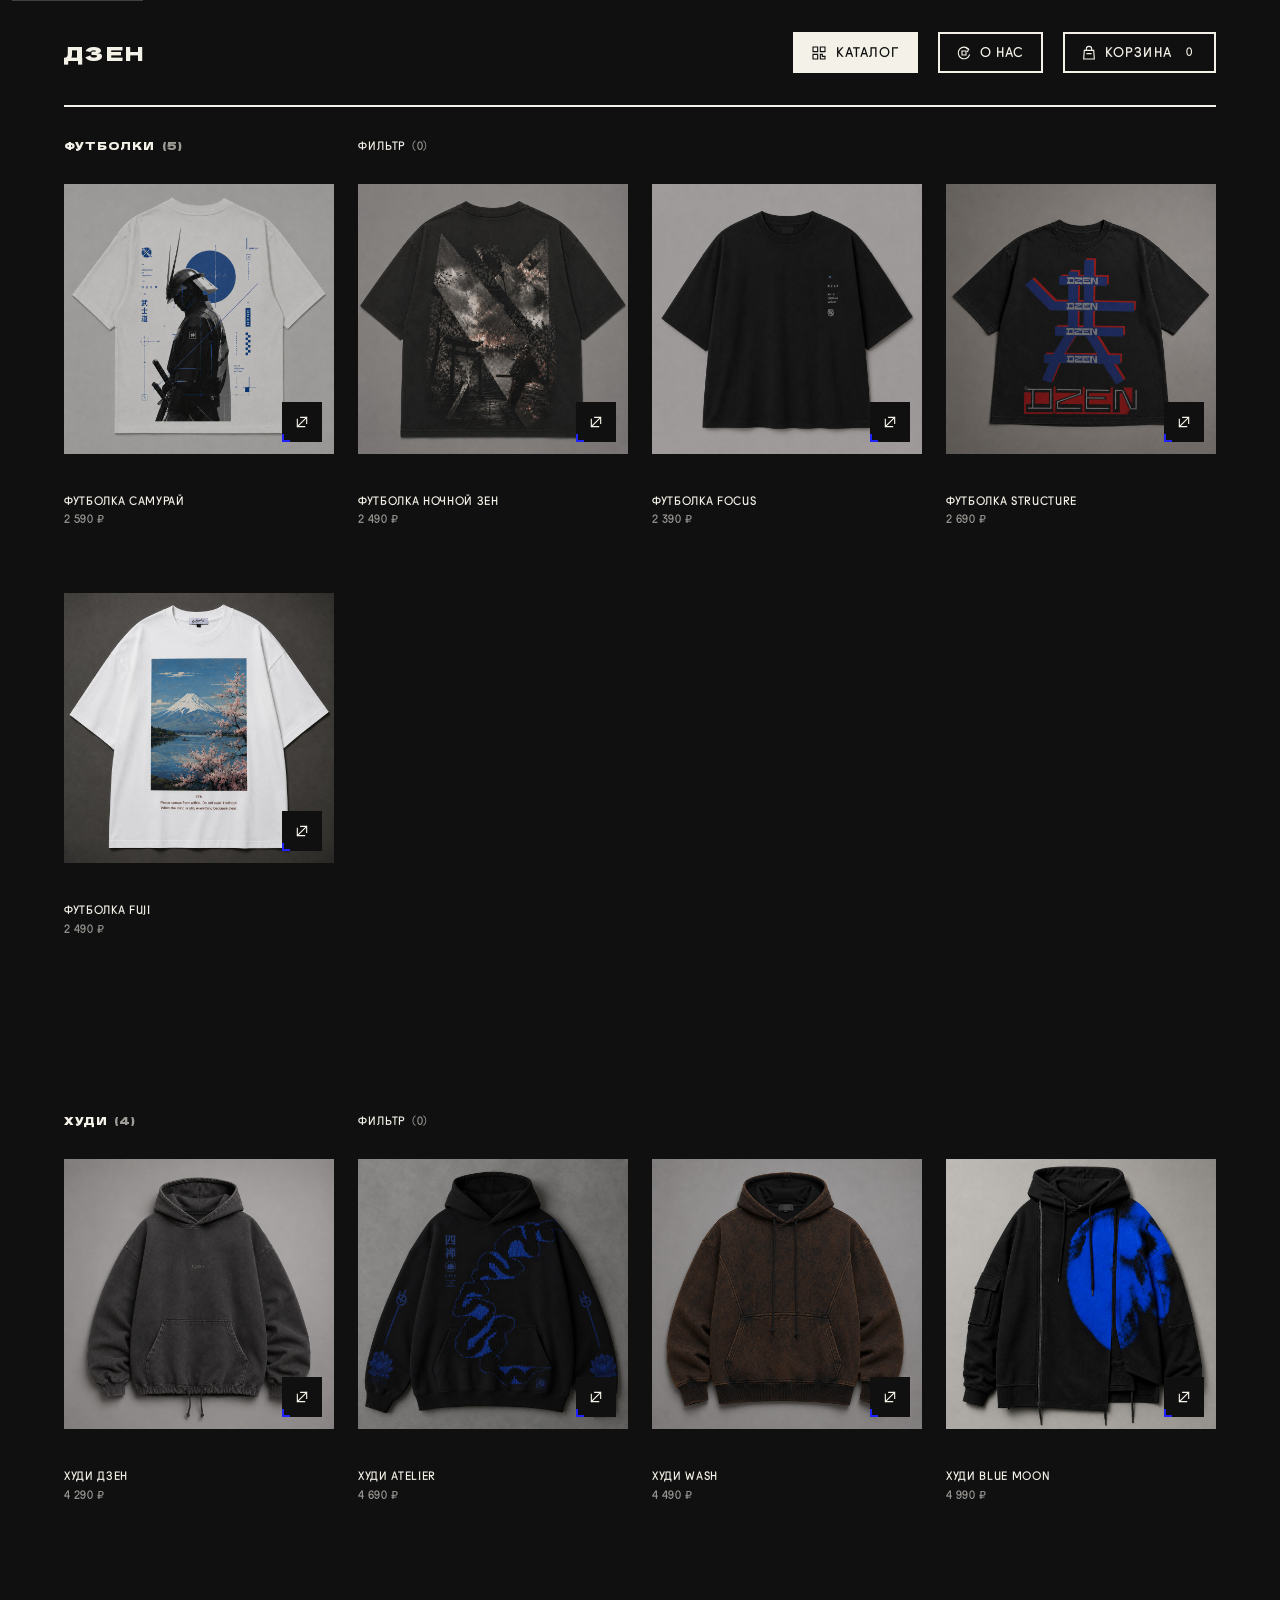
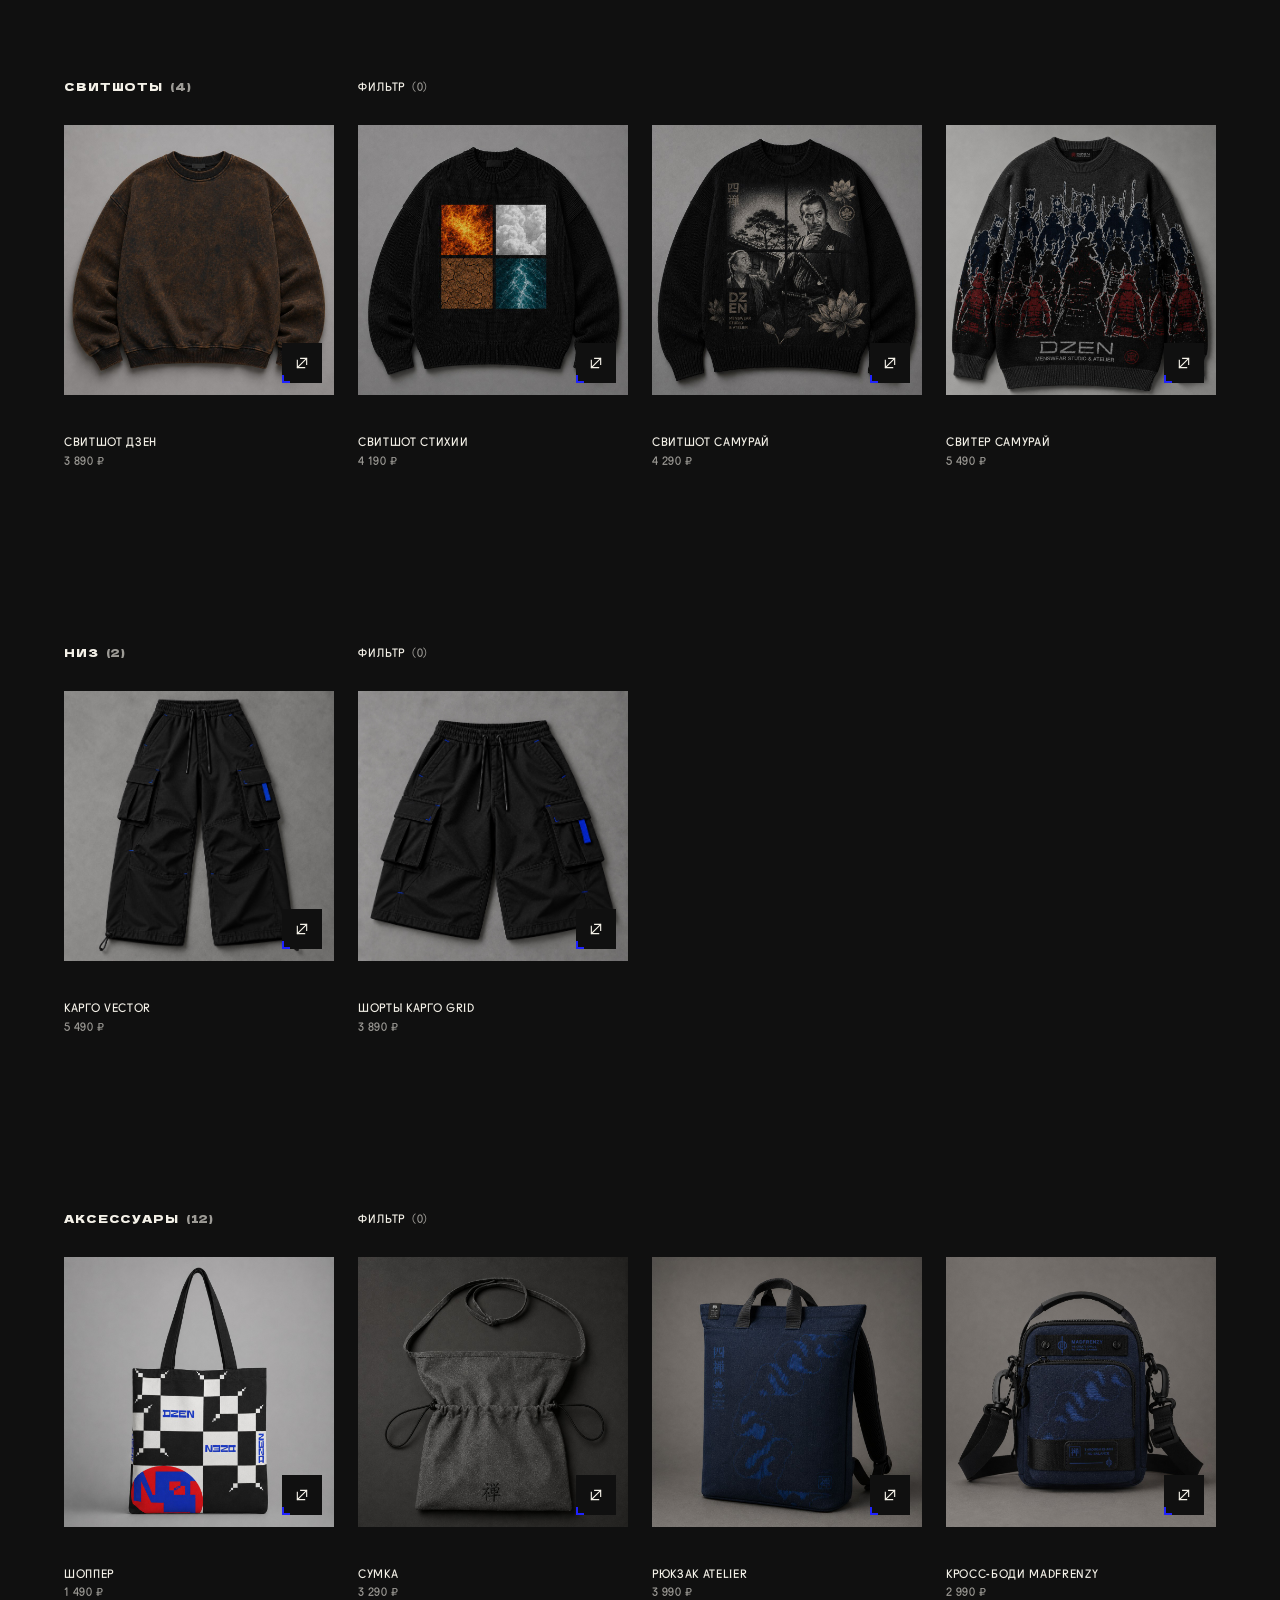
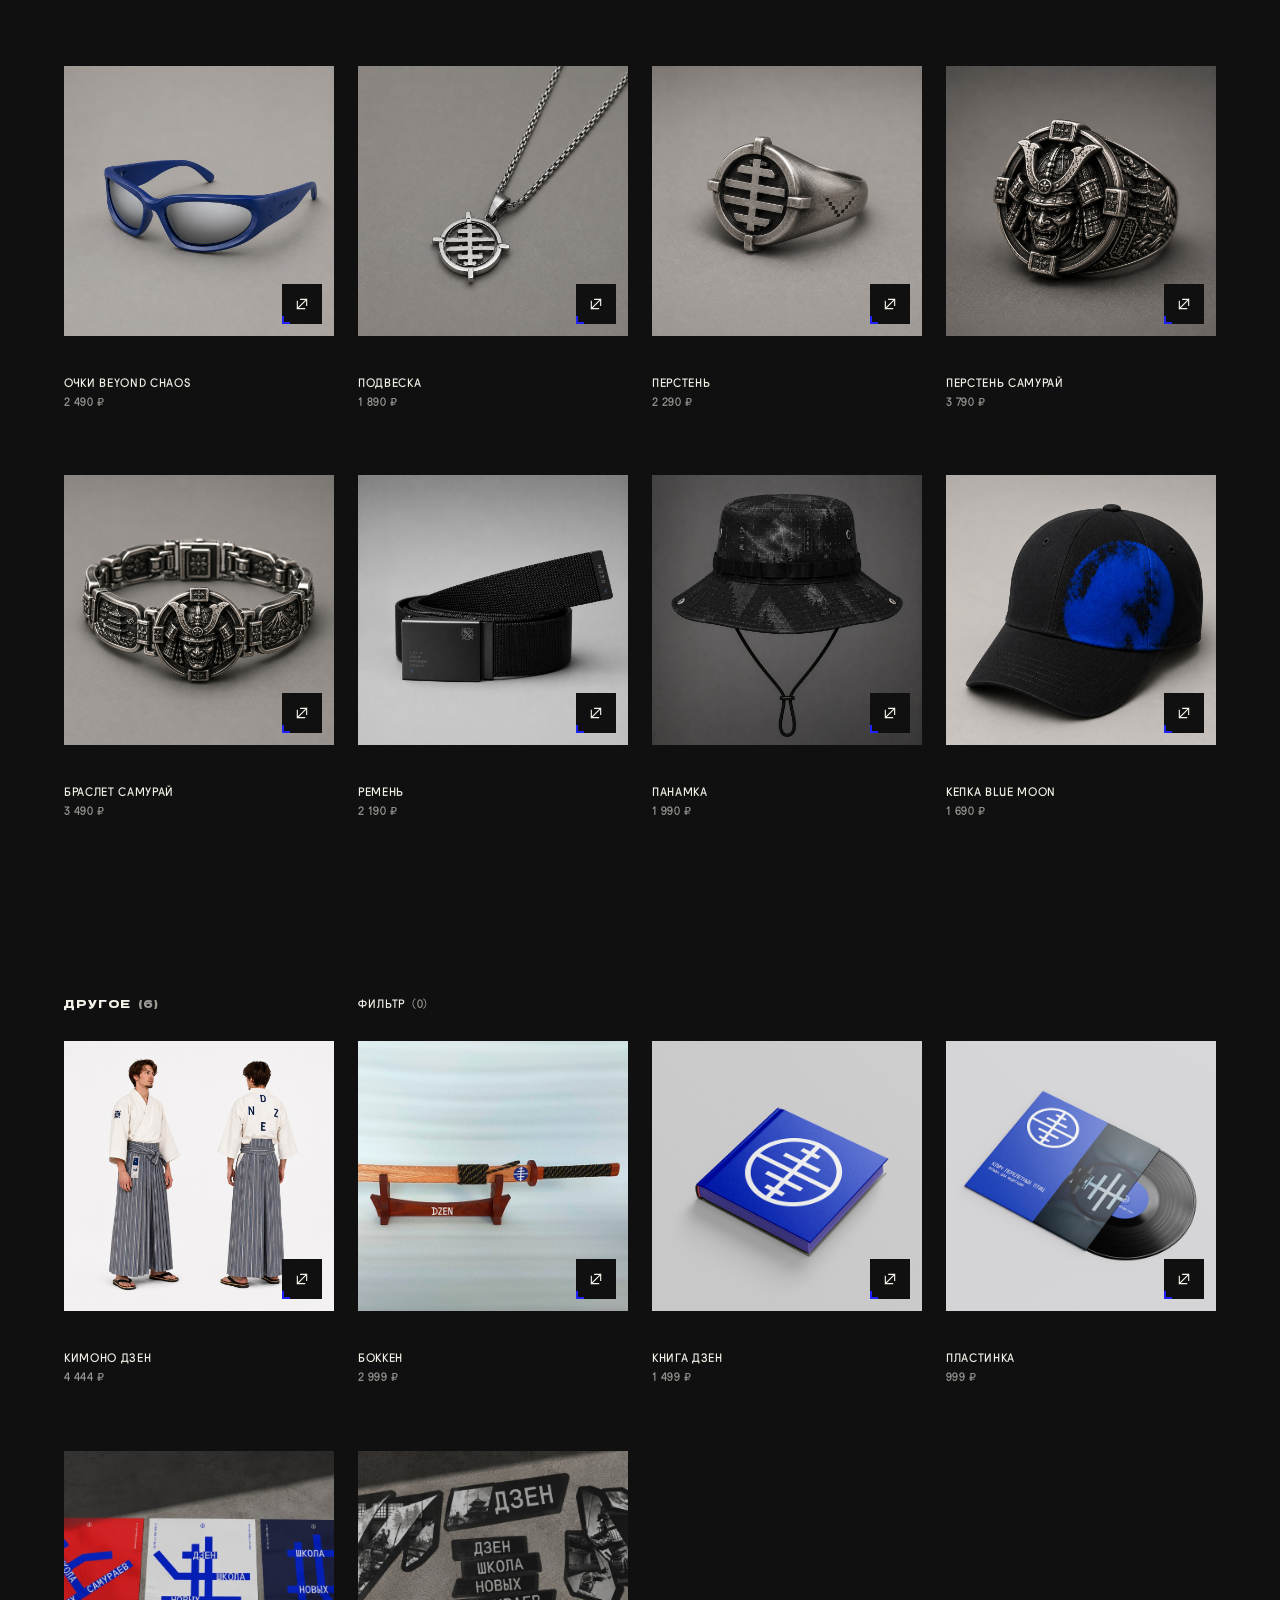
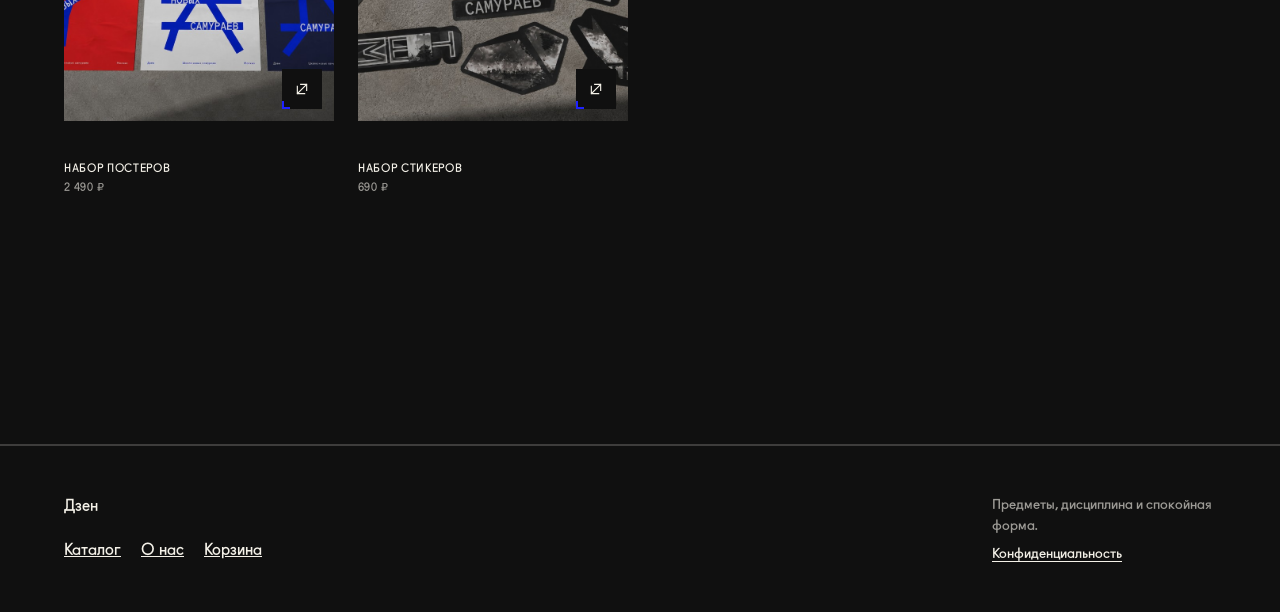
<file: index.html>
<!DOCTYPE html>
<html lang="ru">
<head>
  <meta charset="UTF-8">
  <meta name="viewport" content="width=device-width, initial-scale=1">
  <meta name="description" content="Каталог Дзен: уличная одежда, аксессуары и печатные предметы в холодной городской эстетике.">
  <title>Дзен — каталог</title>
  <link rel="icon" href="assets/images/logo.png" type="image/png">
  <link rel="stylesheet" href="css/reset.css">
  <link rel="stylesheet" href="css/variables.css?v=20260721-dela">
  <link rel="stylesheet" href="css/base.css?v=20260721-dela">
  <link rel="stylesheet" href="css/layout.css?v=20261005-release">
  <link rel="stylesheet" href="css/components.css?v=20261005-release">
  <link rel="stylesheet" href="css/pages.css?v=20261005-release">
</head>
<body class="page-home">
  <a class="skip-link" href="#main-content">К содержанию</a>

  <header class="site-header page-shell">
    <a class="brand" href="home.html">Дзен</a>
    <nav class="site-nav" aria-label="Основная навигация">
      <a href="index.html" aria-current="page"><svg class="ui-icon site-nav__icon" aria-hidden="true"><use href="assets/icons.svg#icon-catalog"></use></svg><span>Каталог</span></a>
      <a href="about.html"><svg class="ui-icon site-nav__icon" aria-hidden="true"><use href="assets/icons.svg#icon-brand"></use></svg><span>О нас</span></a>
      <a href="cart.html"><svg class="ui-icon site-nav__icon" aria-hidden="true"><use href="assets/icons.svg#icon-bag"></use></svg><span>Корзина</span> <span class="cart-count">0</span></a>
    </nav>
  </header>

  <main id="main-content">
    <h1 class="visually-hidden">Каталог Дзен</h1>
    <section class="catalog-layout page-shell" aria-label="Каталог">
      <div class="catalog-main">
        <div class="filter-panel" id="catalog-filters-panel" hidden>
          <div class="filter-grid">
            <div class="filter-group">
              <h3 class="filter-title">Категория</h3>
              <div class="filter-options">
                <button type="button" class="filter-option is-active" data-filter-category="all">все</button>
                <button type="button" class="filter-option" data-filter-category="Одежда">одежда</button>
                <button type="button" class="filter-option" data-filter-category="Аксессуары">аксессуары</button>
                <button type="button" class="filter-option" data-filter-category="Печатное">печатное</button>
                <button type="button" class="filter-option" data-filter-category="Другое">другое</button>
              </div>
            </div>

            <div class="filter-group">
              <h3 class="filter-title">Размер</h3>
              <div class="filter-options">
                <button type="button" class="filter-option" data-filter-size="S">s</button>
                <button type="button" class="filter-option" data-filter-size="M">m</button>
                <button type="button" class="filter-option" data-filter-size="L">l</button>
                <button type="button" class="filter-option" data-filter-size="XL">xl</button>
              </div>
            </div>

            <div class="filter-group">
              <h3 class="filter-title">Цвет</h3>
              <div class="filter-options">
                <button type="button" class="filter-option" data-filter-color="Чёрный">чёрный</button>
                <button type="button" class="filter-option" data-filter-color="Белый">белый</button>
                <button type="button" class="filter-option" data-filter-color="Синий">синий</button>
                <button type="button" class="filter-option" data-filter-color="Красный">красный</button>
              </div>
            </div>

            <div class="filter-group">
              <h3 class="filter-title">Сортировка</h3>
              <div class="filter-options">
                <button type="button" class="filter-option is-active" data-sort="default">по умолчанию</button>
                <button type="button" class="filter-option" data-sort="price-asc">цена по возрастанию</button>
                <button type="button" class="filter-option" data-sort="price-desc">цена по убыванию</button>
                <button type="button" class="filter-option" data-sort="name-asc">по названию</button>
              </div>
            </div>
          </div>
        </div>

        <div id="catalog-root" class="catalog-sections"></div>
      </div>
    </section>
  </main>

  <footer class="site-footer">
    <div class="site-footer__inner page-shell">
      <div>
        <p class="brand" style="margin-bottom:var(--gap-sm)">Дзен</p>
        <nav class="site-footer__nav" aria-label="Нижняя навигация">
          <a href="index.html">Каталог</a>
          <a href="about.html">О нас</a>
          <a href="cart.html">Корзина</a>
        </nav>
      </div>
      <p class="site-footer__meta">Предметы, дисциплина и спокойная форма.<a href="privacy.html">Конфиденциальность</a></p>
    </div>
  </footer>

  <script src="js/data.js?v=20261004-worn" defer></script>
  <script src="js/cart.js?v=20261004-bottoms" defer></script>
  <script src="js/main.js?v=20261004-worn" defer></script>
</body>
</html>
</file>
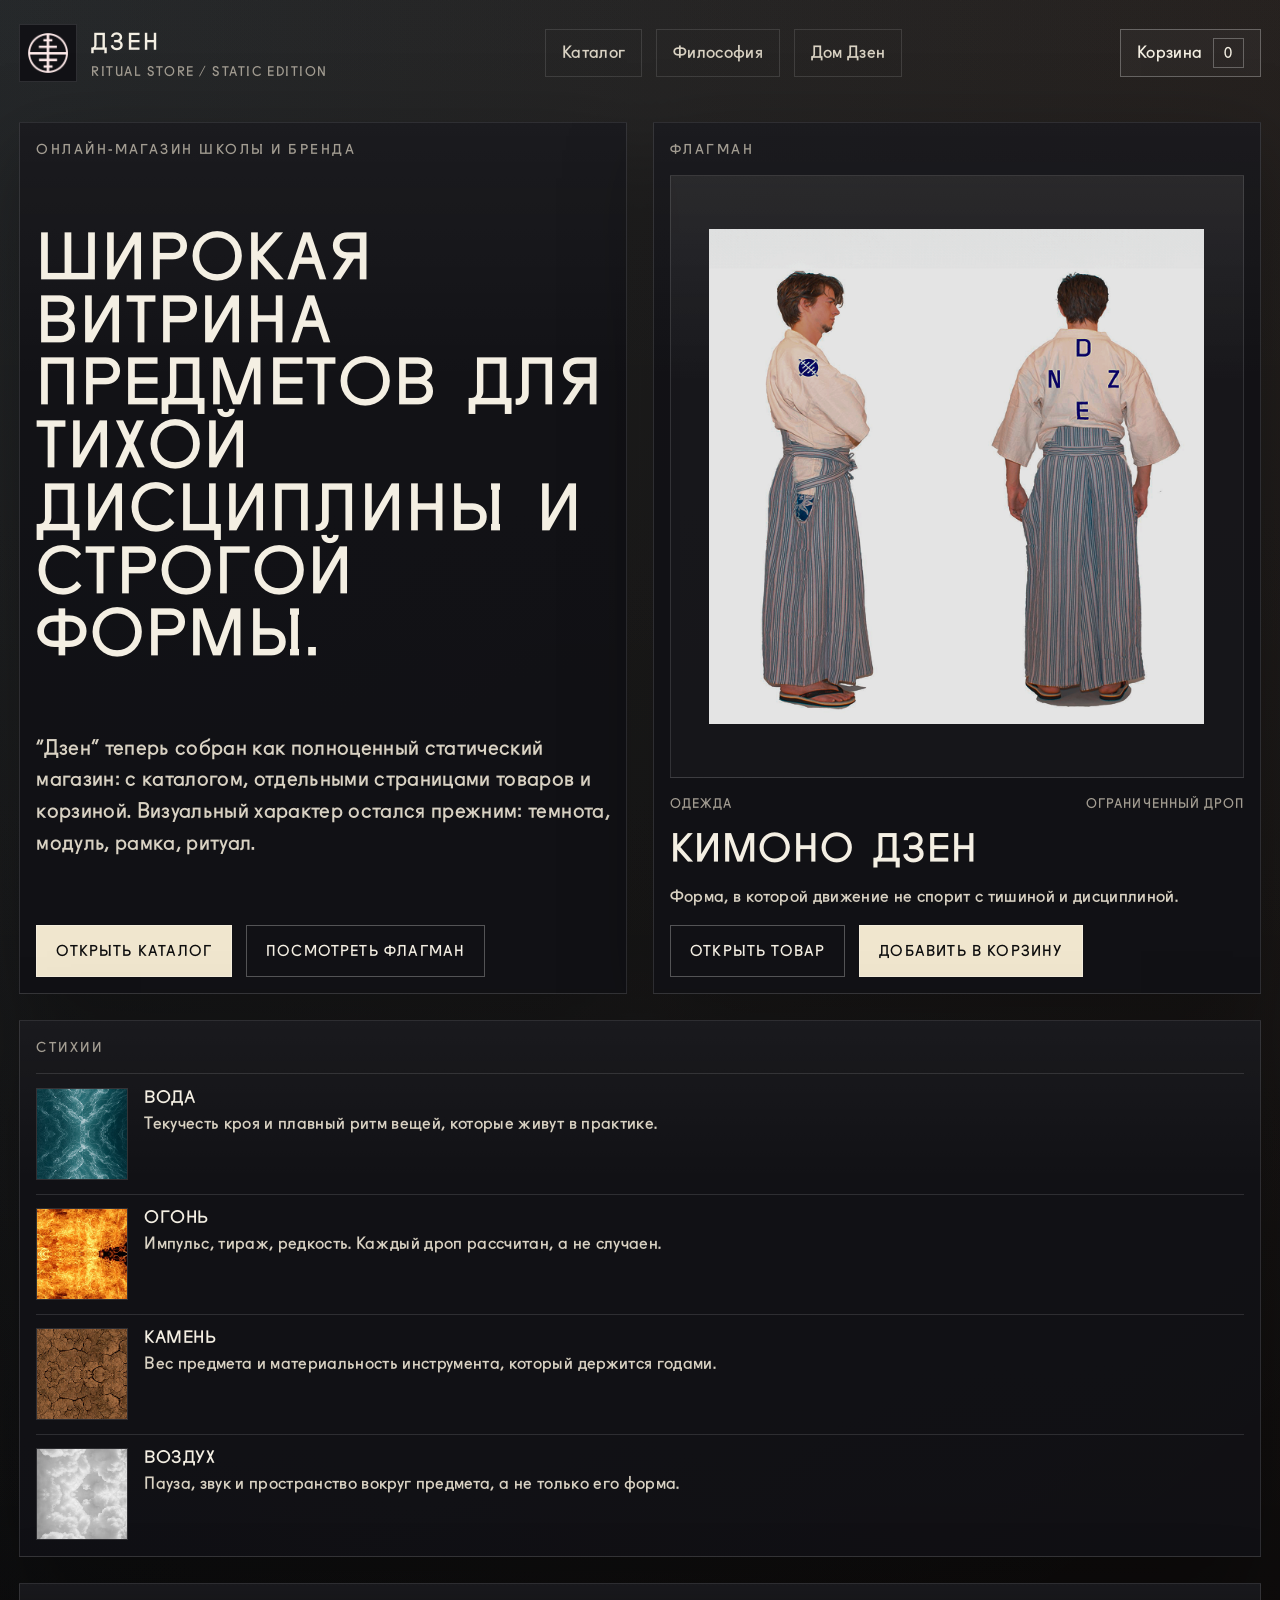
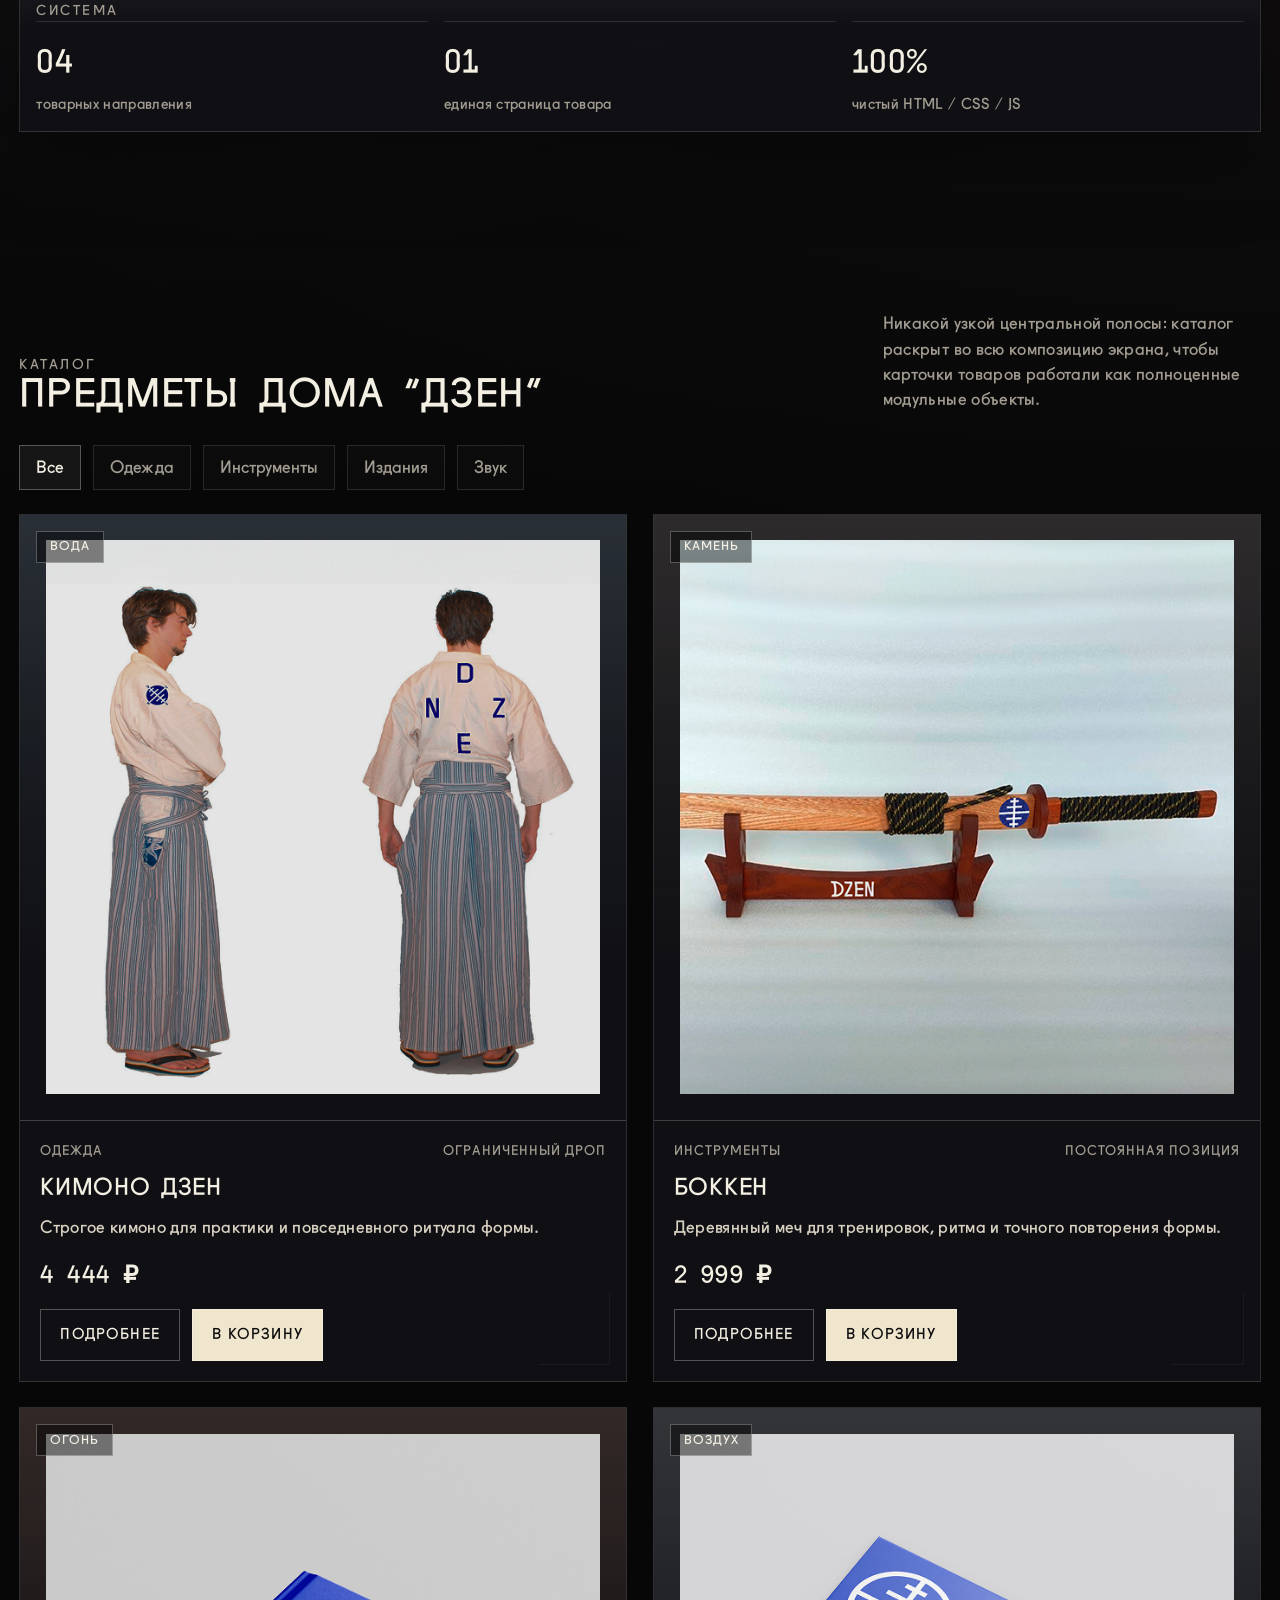
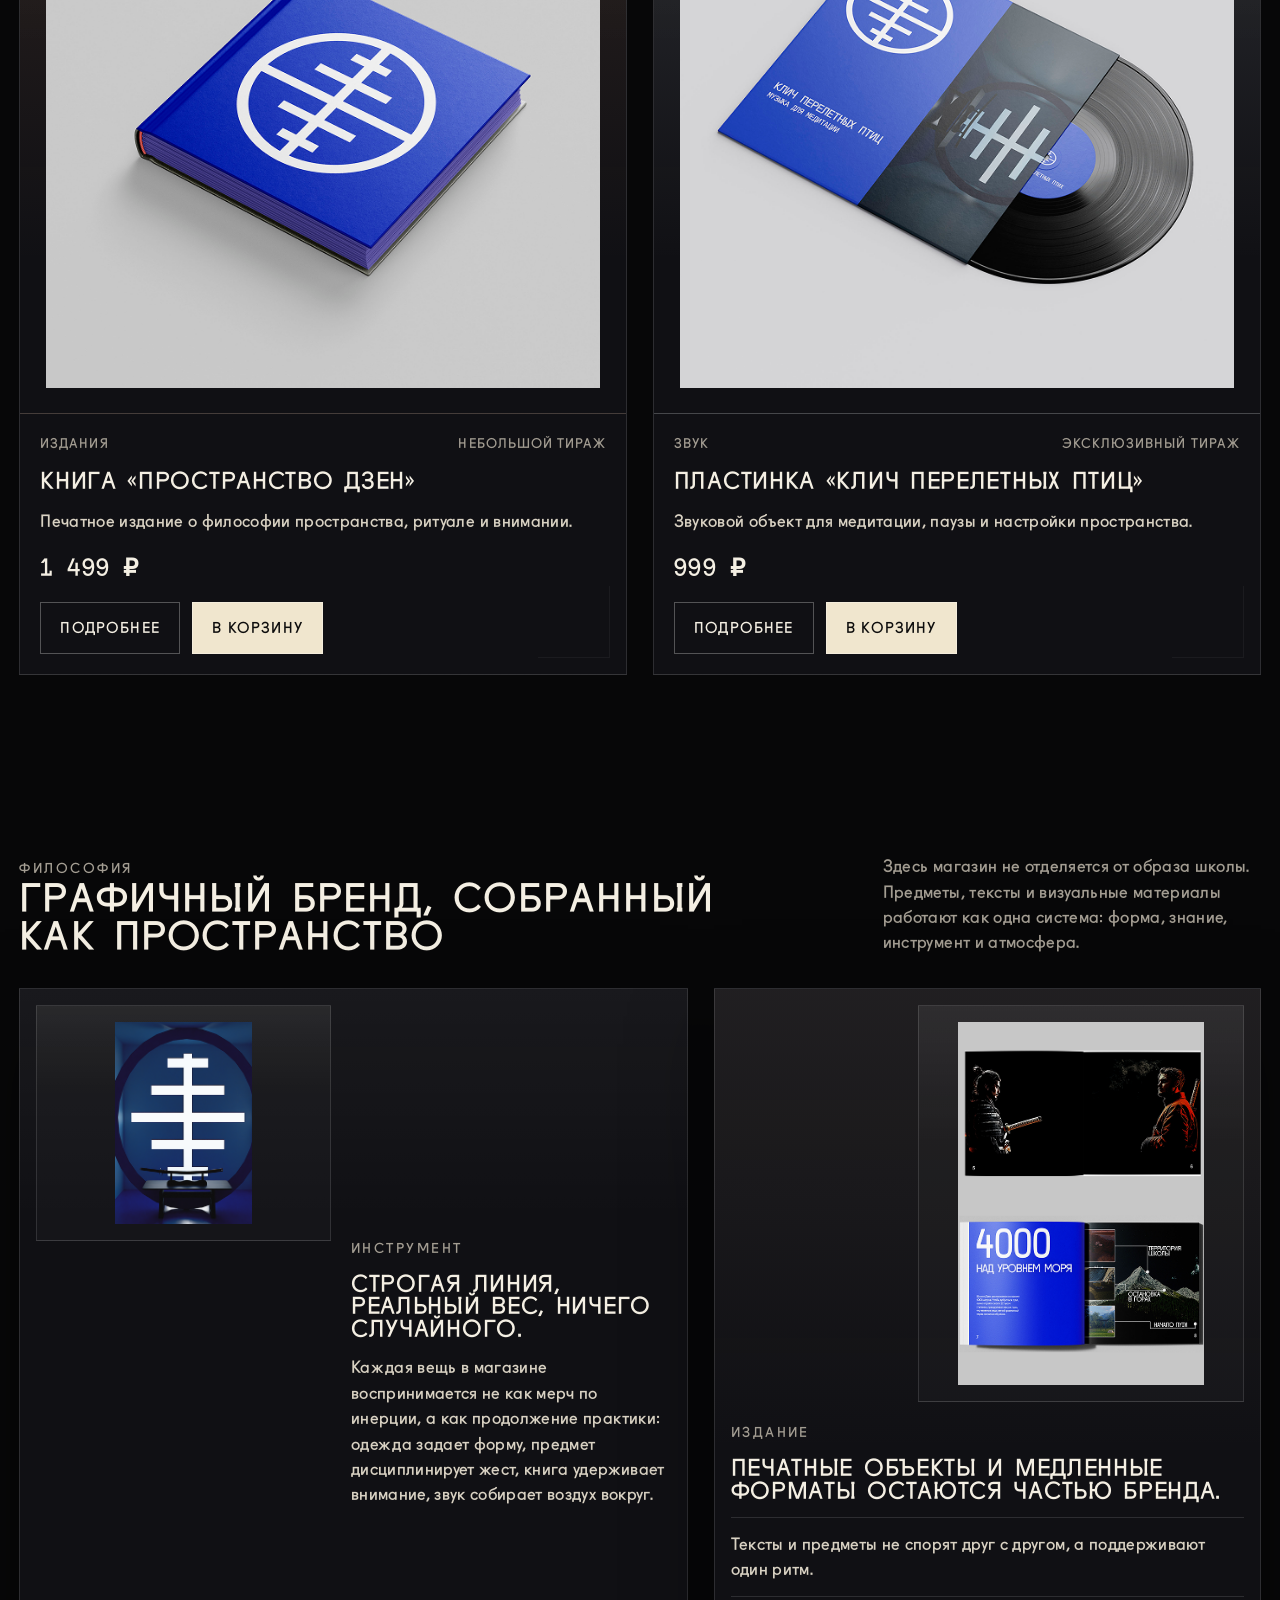
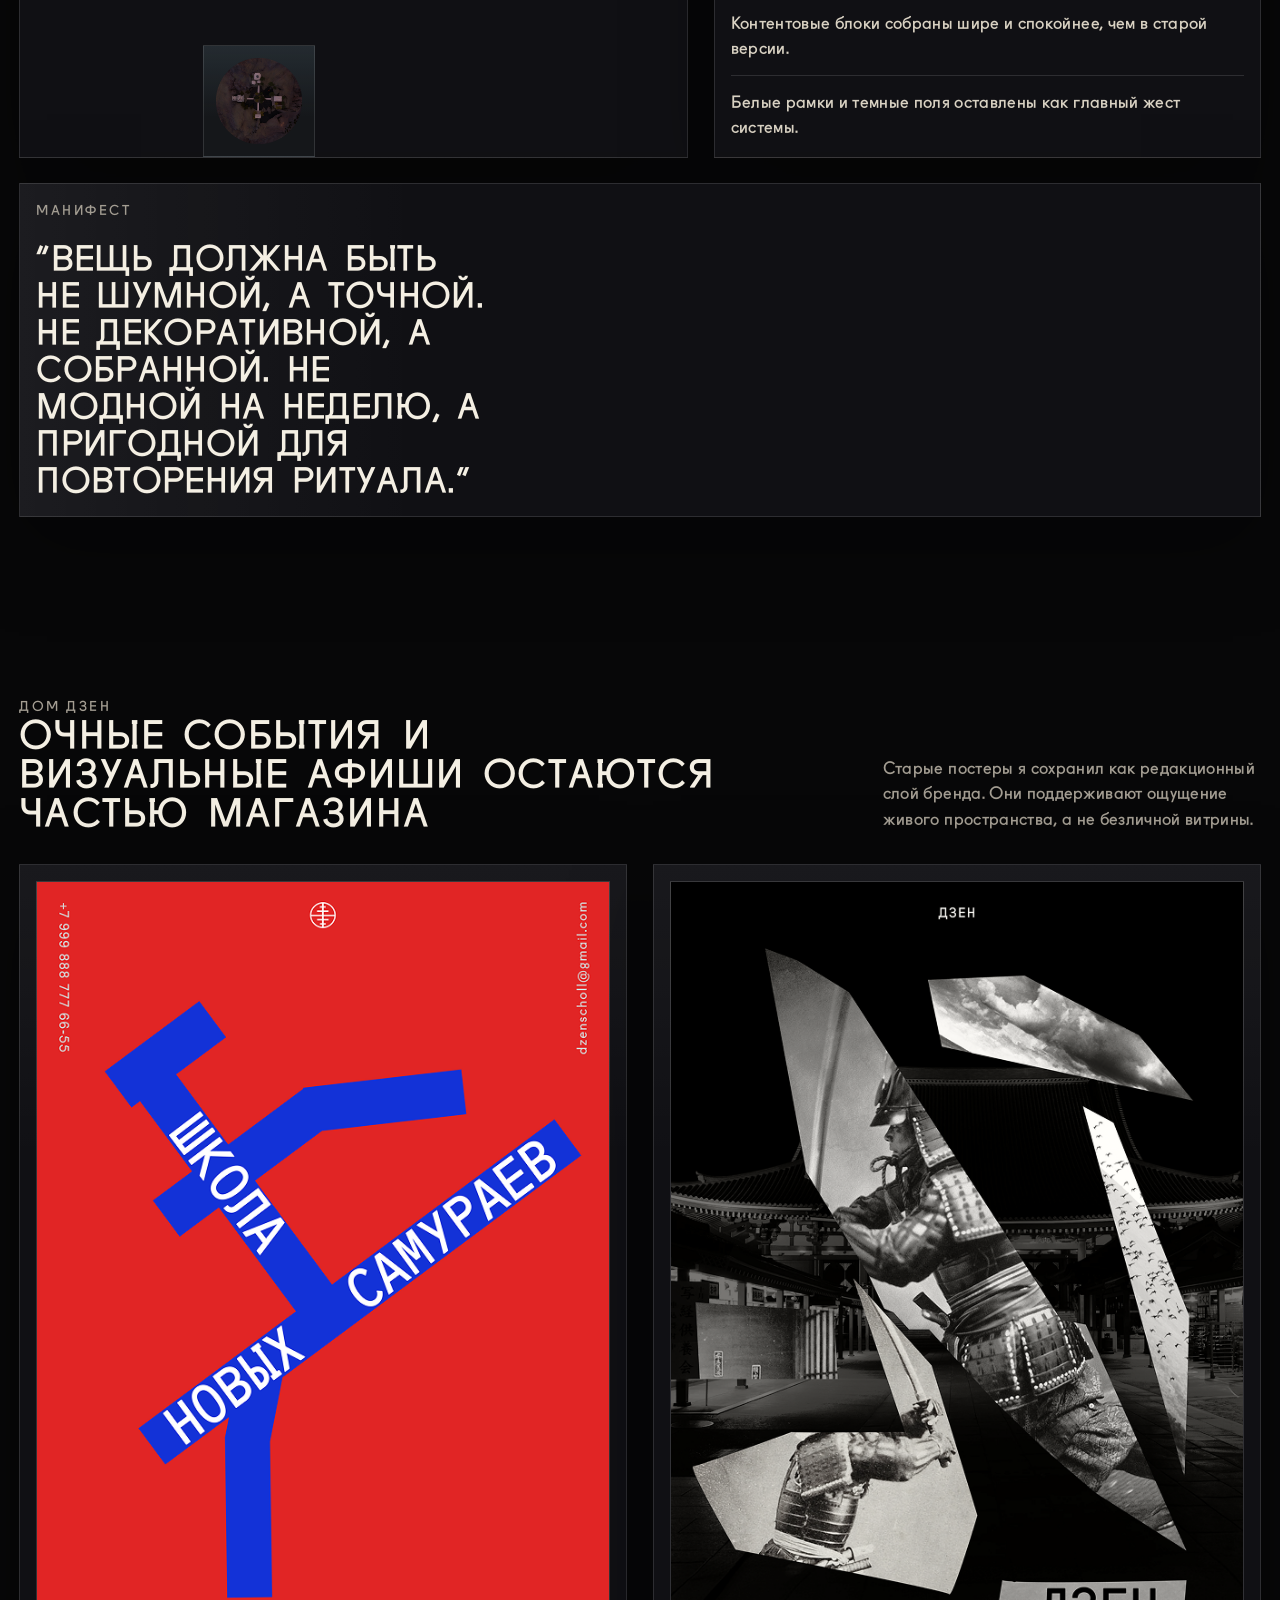
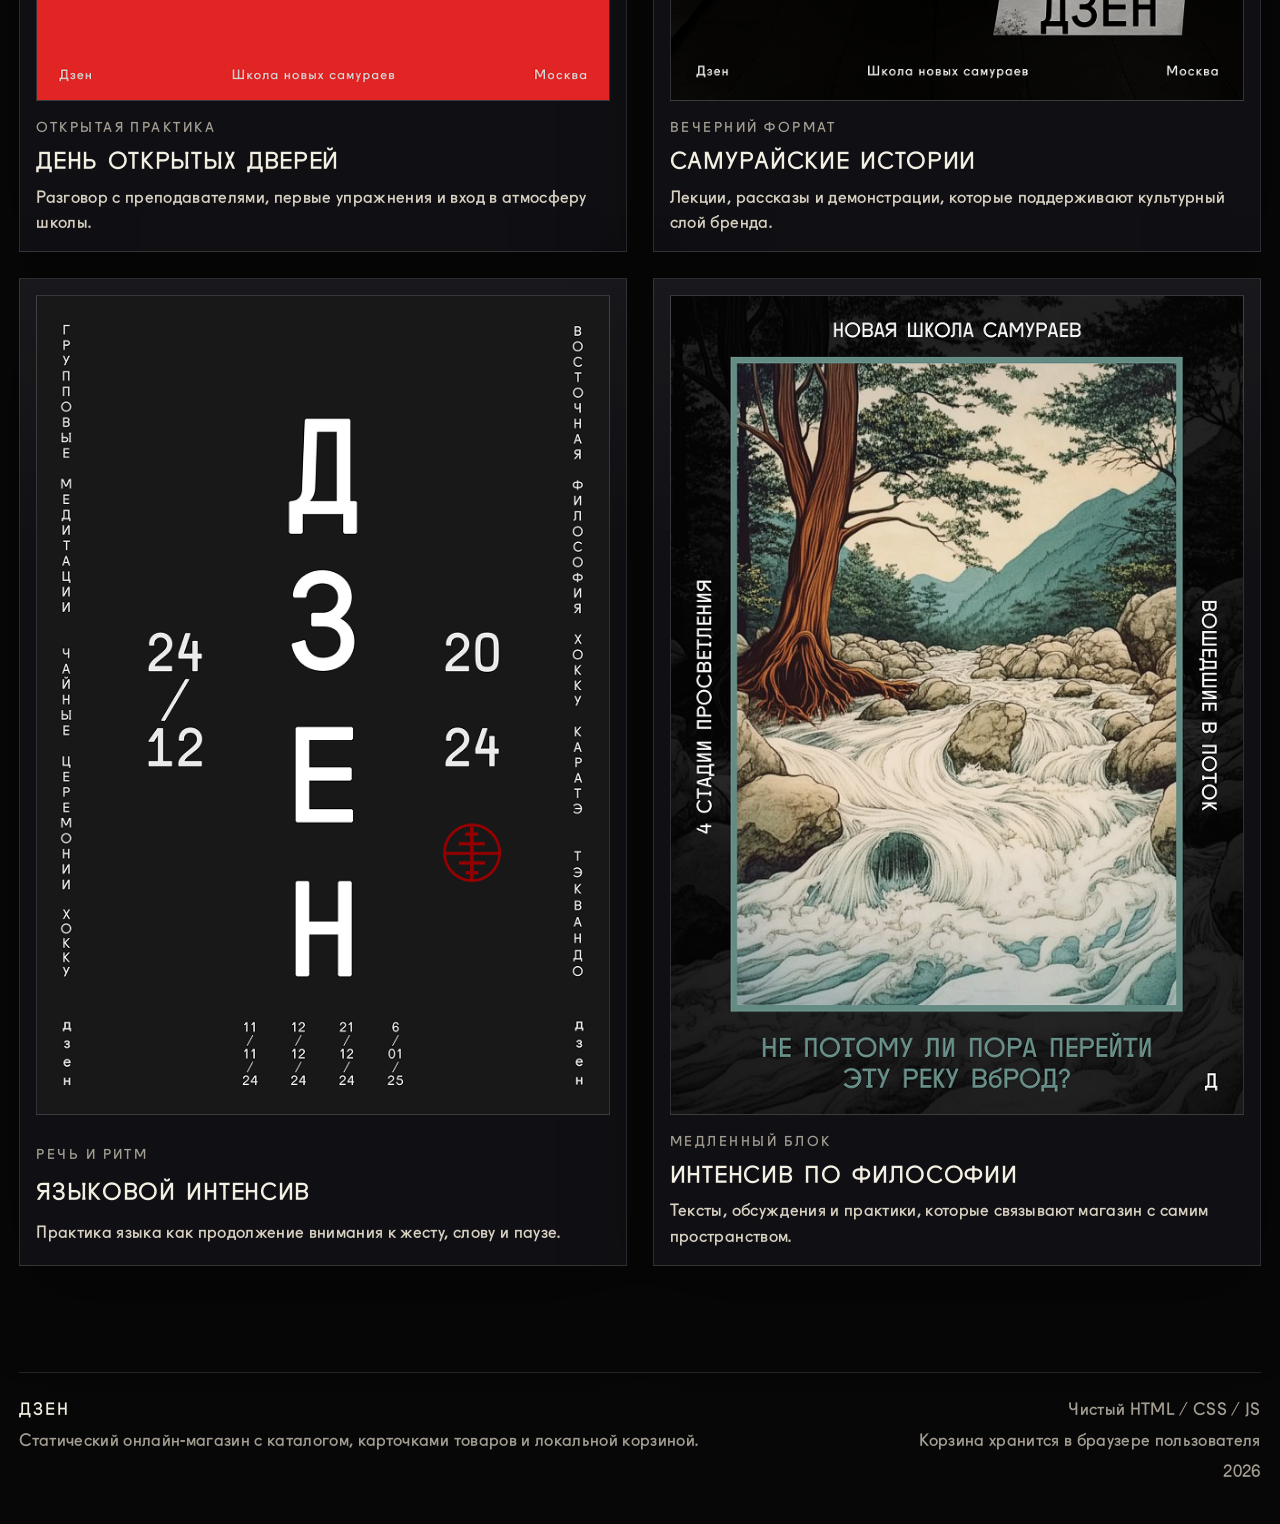
<file: legacy/reworked-prototype/index.html>
<!DOCTYPE html>
<html lang="ru">
<head>
  <meta charset="UTF-8">
  <meta name="viewport" content="width=device-width, initial-scale=1.0">
  <title>Дзен — онлайн-магазин ритуальной формы</title>
  <meta
    name="description"
    content="Онлайн-магазин бренда Дзен: одежда, инструменты, издания и звуковые объекты для практики, формы и спокойной дисциплины."
  >
  <link rel="stylesheet" href="css/reset.css">
  <link rel="stylesheet" href="css/variables.css">
  <link rel="stylesheet" href="css/base.css">
  <link rel="stylesheet" href="css/layout.css">
  <link rel="stylesheet" href="css/components.css">
  <link rel="stylesheet" href="css/pages/home.css">
  <script src="js/data.js" defer></script>
  <script src="js/main.js" defer></script>
</head>
<body class="page page-home">
  <div class="site-shell">
    <header class="site-header">
      <a class="brand-mark" href="index.html" aria-label="Дзен, перейти на главную">
        <img src="assets/images/logo.png" alt="" width="58" height="58">
        <span class="brand-mark__text">
          <span class="brand-mark__title">Дзен</span>
          <span class="brand-mark__subtitle">ritual store / static edition</span>
        </span>
      </a>

      <nav class="site-nav" aria-label="Основная навигация">
        <a href="#catalog">Каталог</a>
        <a href="#essence">Философия</a>
        <a href="#house">Дом Дзен</a>
      </nav>

      <a class="cart-link" href="cart.html">
        <span>Корзина</span>
        <span class="cart-link__count" data-cart-count>0</span>
      </a>
    </header>

    <main>
      <section class="hero section">
        <div class="hero__grid">
          <article class="panel hero__copy">
            <p class="eyebrow">Онлайн-магазин школы и бренда</p>
            <h1>Широкая витрина предметов для тихой дисциплины и строгой формы.</h1>
            <p class="lead">
              “Дзен” теперь собран как полноценный статический магазин: с каталогом,
              отдельными страницами товаров и корзиной. Визуальный характер остался
              прежним: темнота, модуль, рамка, ритуал.
            </p>
            <div class="button-row">
              <a class="button button--solid" href="#catalog">Открыть каталог</a>
              <a class="button button--ghost" href="product.html?id=kimono-dzen">Посмотреть флагман</a>
            </div>
          </article>

          <div class="panel hero__feature" data-featured-product></div>

          <aside class="panel hero__elements" aria-label="Стихии бренда">
            <p class="eyebrow">Стихии</p>
            <div class="element-grid">
              <article class="element-card element-card--water">
                <img src="assets/images/water.real.png" alt="Текстура воды">
                <div>
                  <h2>Вода</h2>
                  <p>Текучесть кроя и плавный ритм вещей, которые живут в практике.</p>
                </div>
              </article>
              <article class="element-card element-card--fire">
                <img src="assets/images/fire.real.png" alt="Текстура огня">
                <div>
                  <h2>Огонь</h2>
                  <p>Импульс, тираж, редкость. Каждый дроп рассчитан, а не случаен.</p>
                </div>
              </article>
              <article class="element-card element-card--stone">
                <img src="assets/images/stone.real.png" alt="Текстура камня">
                <div>
                  <h2>Камень</h2>
                  <p>Вес предмета и материальность инструмента, который держится годами.</p>
                </div>
              </article>
              <article class="element-card element-card--air">
                <img src="assets/images/air.real.png" alt="Текстура воздуха">
                <div>
                  <h2>Воздух</h2>
                  <p>Пауза, звук и пространство вокруг предмета, а не только его форма.</p>
                </div>
              </article>
            </div>
          </aside>

          <div class="panel hero__note">
            <p class="eyebrow">Система</p>
            <div class="metric-row">
              <div class="metric-card">
                <span class="metric-card__value">04</span>
                <span class="metric-card__label">товарных направления</span>
              </div>
              <div class="metric-card">
                <span class="metric-card__value">01</span>
                <span class="metric-card__label">единая страница товара</span>
              </div>
              <div class="metric-card">
                <span class="metric-card__value">100%</span>
                <span class="metric-card__label">чистый HTML / CSS / JS</span>
              </div>
            </div>
          </div>
        </div>
      </section>

      <section class="section" id="catalog">
        <div class="section-head">
          <div>
            <p class="eyebrow">Каталог</p>
            <h2 class="section-title">Предметы дома “Дзен”</h2>
          </div>
          <p class="section-copy">
            Никакой узкой центральной полосы: каталог раскрыт во всю композицию
            экрана, чтобы карточки товаров работали как полноценные модульные объекты.
          </p>
        </div>

        <div class="filter-bar" data-filter-bar></div>
        <div class="catalog-grid" data-product-grid></div>
      </section>

      <section class="section" id="essence">
        <div class="section-head">
          <div>
            <p class="eyebrow">Философия</p>
            <h2 class="section-title">Графичный бренд, собранный как пространство</h2>
          </div>
          <p class="section-copy">
            Здесь магазин не отделяется от образа школы. Предметы, тексты и
            визуальные материалы работают как одна система: форма, знание,
            инструмент и атмосфера.
          </p>
        </div>

        <div class="editorial-grid">
          <article class="panel editorial-card editorial-card--media">
            <div class="editorial-stack">
              <div class="media-frame media-frame--large">
                <img src="assets/images/katana.png" alt="Катана как символ дисциплины">
              </div>
              <div class="media-frame media-frame--offset">
                <img src="assets/images/map.png" alt="Карта пространства Дзен">
              </div>
            </div>
            <div class="editorial-card__text">
              <p class="eyebrow">Инструмент</p>
              <h3>Строгая линия, реальный вес, ничего случайного.</h3>
              <p>
                Каждая вещь в магазине воспринимается не как мерч по инерции, а как
                продолжение практики: одежда задает форму, предмет дисциплинирует
                жест, книга удерживает внимание, звук собирает воздух вокруг.
              </p>
            </div>
          </article>

          <article class="panel editorial-card editorial-card--textured">
            <div class="media-frame media-frame--portrait">
              <img src="assets/images/book.png" alt="Издание бренда Дзен">
            </div>
            <div class="editorial-card__text">
              <p class="eyebrow">Издание</p>
              <h3>Печатные объекты и медленные форматы остаются частью бренда.</h3>
              <ul class="note-list">
                <li>Тексты и предметы не спорят друг с другом, а поддерживают один ритм.</li>
                <li>Контентовые блоки собраны шире и спокойнее, чем в старой версии.</li>
                <li>Белые рамки и темные поля оставлены как главный жест системы.</li>
              </ul>
            </div>
          </article>

          <article class="panel editorial-card editorial-card--quote">
            <p class="eyebrow">Манифест</p>
            <blockquote>
              “Вещь должна быть не шумной, а точной. Не декоративной, а собранной.
              Не модной на неделю, а пригодной для повторения ритуала.”
            </blockquote>
          </article>
        </div>
      </section>

      <section class="section" id="house">
        <div class="section-head">
          <div>
            <p class="eyebrow">Дом Дзен</p>
            <h2 class="section-title">Очные события и визуальные афиши остаются частью магазина</h2>
          </div>
          <p class="section-copy">
            Старые постеры я сохранил как редакционный слой бренда. Они поддерживают
            ощущение живого пространства, а не безличной витрины.
          </p>
        </div>

        <div class="calendar-grid">
          <article class="calendar-card panel">
            <div class="media-frame media-frame--poster">
              <img src="assets/images/poster-1.png" alt="Афиша дня открытых дверей">
            </div>
            <div class="calendar-card__text">
              <p class="eyebrow">Открытая практика</p>
              <h3>День открытых дверей</h3>
              <p>Разговор с преподавателями, первые упражнения и вход в атмосферу школы.</p>
            </div>
          </article>

          <article class="calendar-card panel">
            <div class="media-frame media-frame--poster">
              <img src="assets/images/poster-2.png" alt="Афиша вечера самурайских историй">
            </div>
            <div class="calendar-card__text">
              <p class="eyebrow">Вечерний формат</p>
              <h3>Самурайские истории</h3>
              <p>Лекции, рассказы и демонстрации, которые поддерживают культурный слой бренда.</p>
            </div>
          </article>

          <article class="calendar-card panel">
            <div class="media-frame media-frame--poster">
              <img src="assets/images/poster-3.png" alt="Афиша языкового интенсива">
            </div>
            <div class="calendar-card__text">
              <p class="eyebrow">Речь и ритм</p>
              <h3>Языковой интенсив</h3>
              <p>Практика языка как продолжение внимания к жесту, слову и паузе.</p>
            </div>
          </article>

          <article class="calendar-card panel">
            <div class="media-frame media-frame--poster">
              <img src="assets/images/poster-4.png" alt="Афиша философского интенсива">
            </div>
            <div class="calendar-card__text">
              <p class="eyebrow">Медленный блок</p>
              <h3>Интенсив по философии</h3>
              <p>Тексты, обсуждения и практики, которые связывают магазин с самим пространством.</p>
            </div>
          </article>
        </div>
      </section>
    </main>

    <footer class="site-footer">
      <div>
        <p class="site-footer__title">Дзен</p>
        <p class="site-footer__copy">
          Статический онлайн-магазин с каталогом, карточками товаров и локальной корзиной.
        </p>
      </div>
      <div class="site-footer__meta">
        <p>Чистый HTML / CSS / JS</p>
        <p>Корзина хранится в браузере пользователя</p>
        <p><span data-current-year></span></p>
      </div>
    </footer>
  </div>
</body>
</html>
</file>
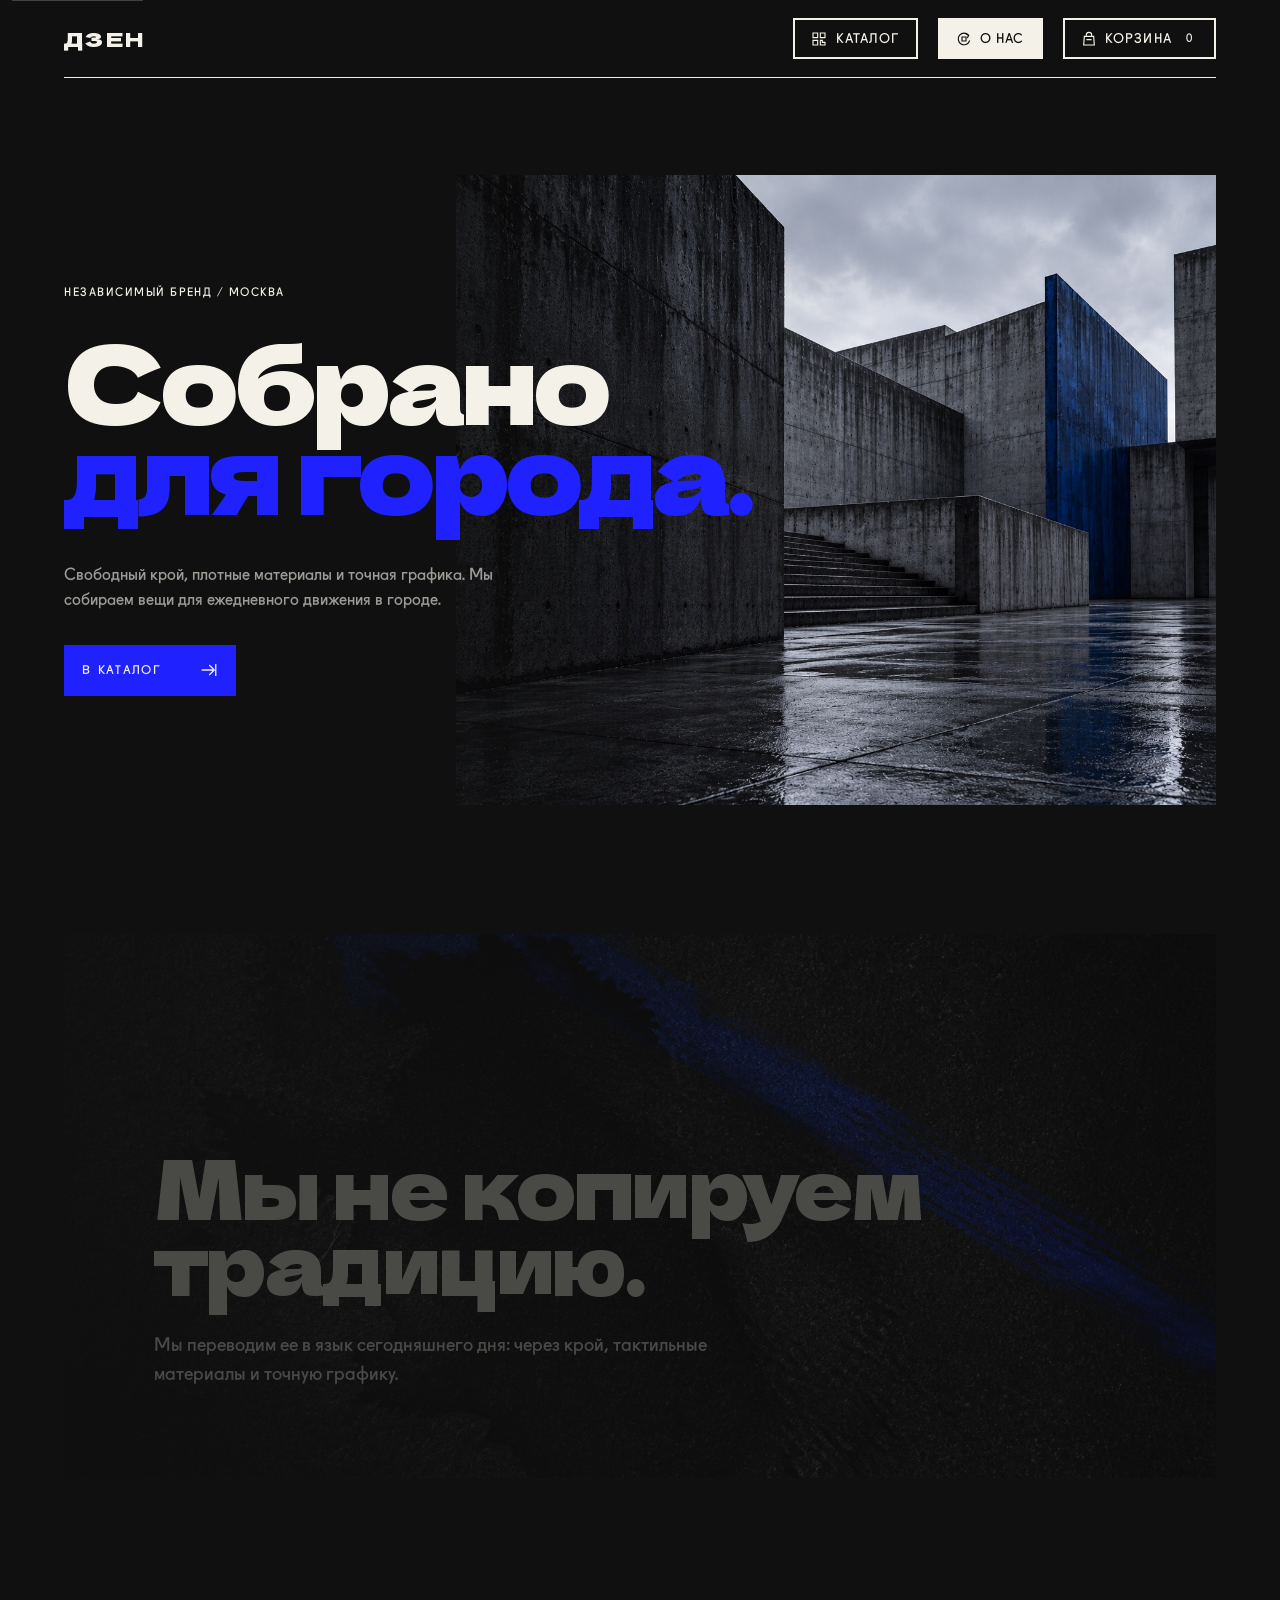
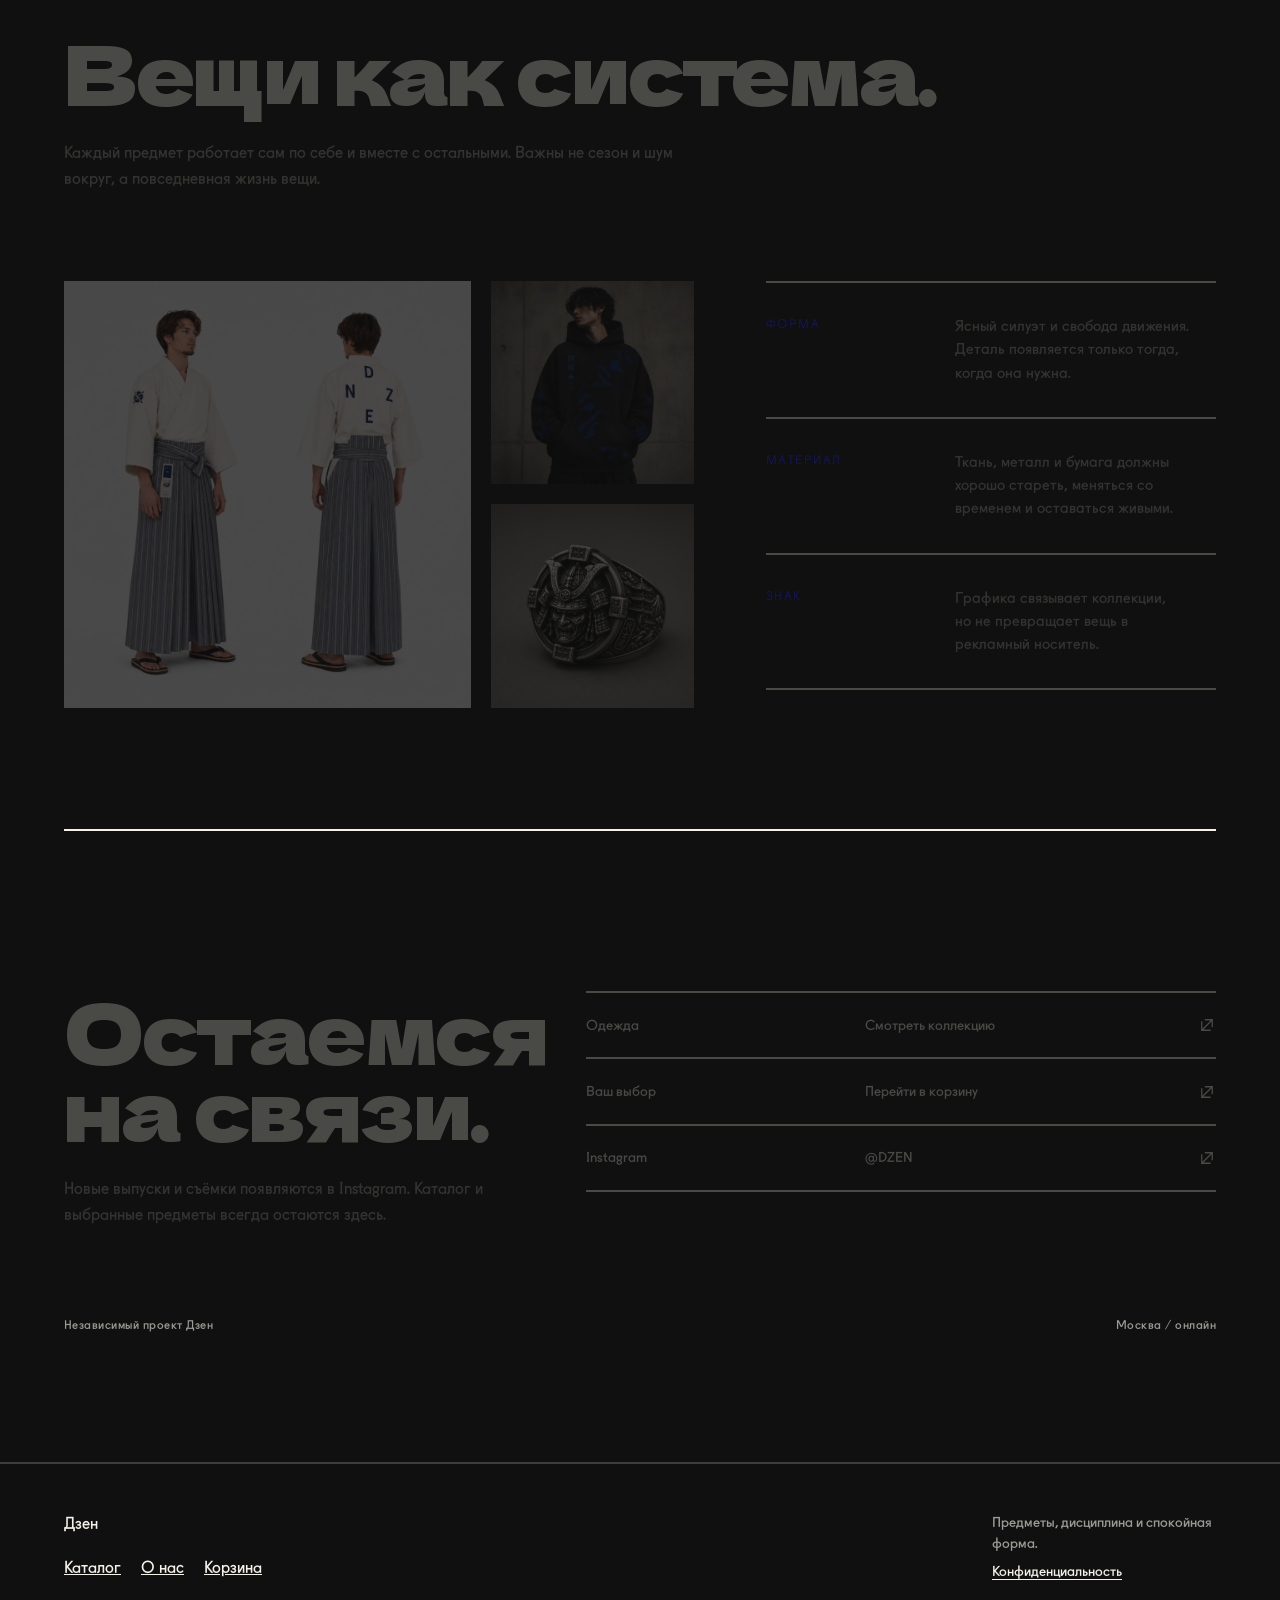
<file: about.html>
<!DOCTYPE html>
<html lang="ru">
<head>
  <meta charset="UTF-8">
  <meta name="viewport" content="width=device-width, initial-scale=1">
  <meta name="description" content="Дзен создает одежду и предметы для города, соединяя восточную дисциплину с современной уличной культурой.">
  <title>Дзен: о бренде</title>
  <link rel="icon" href="assets/images/logo.png" type="image/png">
  <link rel="preload" href="assets/images/about-hero-city.jpg" as="image" fetchpriority="high">
  <link rel="stylesheet" href="css/reset.css">
  <link rel="stylesheet" href="css/variables.css?v=20260721-dela">
  <link rel="stylesheet" href="css/base.css?v=20260721-dela">
  <link rel="stylesheet" href="css/layout.css?v=20261005-release">
  <link rel="stylesheet" href="css/components.css?v=20261005-release">
  <link rel="stylesheet" href="css/pages.css?v=20261005-release">
</head>
<body class="page-about">
  <a class="skip-link" href="#main-content">К содержанию</a>

  <header class="site-header page-shell">
    <a class="brand" href="home.html">Дзен</a>
    <nav class="site-nav" aria-label="Основная навигация">
      <a href="index.html"><svg class="ui-icon site-nav__icon" aria-hidden="true"><use href="assets/icons.svg#icon-catalog"></use></svg><span>Каталог</span></a>
      <a href="about.html" aria-current="page"><svg class="ui-icon site-nav__icon" aria-hidden="true"><use href="assets/icons.svg#icon-brand"></use></svg><span>О нас</span></a>
      <a href="cart.html"><svg class="ui-icon site-nav__icon" aria-hidden="true"><use href="assets/icons.svg#icon-bag"></use></svg><span>Корзина</span> <span class="cart-count">0</span></a>
    </nav>
  </header>

  <main id="main-content" class="about-page">
    <section class="about-hero page-shell" aria-labelledby="about-title">
      <div class="about-hero__copy">
        <p class="about-hero__eyebrow">Независимый бренд / Москва</p>
        <h1 id="about-title">
          <span>Собрано</span>
          <span>для города.</span>
        </h1>
        <div class="about-hero__intro">
          <p>Свободный крой, плотные материалы и точная графика. Мы собираем вещи для ежедневного движения в городе.</p>
          <a class="about-button" href="index.html">В каталог <svg class="ui-icon ui-icon--forward" aria-hidden="true"><use href="assets/icons.svg#icon-forward"></use></svg></a>
        </div>
      </div>

      <figure class="about-hero__media">
        <img src="assets/images/about-hero-city.jpg" width="1536" height="1024" alt="Мокрый двор из монументальных бетонных блоков с синей архитектурной плоскостью" fetchpriority="high">
      </figure>
    </section>

    <section class="about-manifesto page-shell about-reveal" aria-labelledby="manifesto-title">
      <div class="about-manifesto__inner">
        <h2 id="manifesto-title">Мы не копируем традицию.</h2>
        <p>Мы переводим ее в язык сегодняшнего дня: через крой, тактильные материалы и точную графику.</p>
      </div>
    </section>

    <section class="about-craft page-shell" aria-labelledby="craft-title">
      <div class="about-craft__heading about-reveal">
        <h2 id="craft-title">Вещи как система.</h2>
        <p>Каждый предмет работает сам по себе и вместе с остальными. Важны не сезон и шум вокруг, а повседневная жизнь вещи.</p>
      </div>

      <div class="about-craft__grid">
        <div class="about-craft__gallery about-reveal" role="group" aria-label="Предметы и образы Дзен">
          <figure class="about-craft__image about-craft__image--main">
            <img src="assets/images/kimono-main.png" width="1024" height="1024" alt="Кимоно Дзен, вид спереди и сзади" loading="lazy">
          </figure>
          <figure class="about-craft__image">
            <img src="assets/images/hoodie-atelier-worn.png" width="1024" height="1024" alt="Худи Atelier Дзен на модели" loading="lazy">
          </figure>
          <figure class="about-craft__image">
            <img src="assets/images/ring-menpo-main.png" width="1024" height="1024" alt="Перстень Дзен с рельефом менпо" loading="lazy">
          </figure>
        </div>

        <div class="about-principles about-reveal">
          <article>
            <h3>Форма</h3>
            <p>Ясный силуэт и свобода движения. Деталь появляется только тогда, когда она нужна.</p>
          </article>
          <article>
            <h3>Материал</h3>
            <p>Ткань, металл и бумага должны хорошо стареть, меняться со временем и оставаться живыми.</p>
          </article>
          <article>
            <h3>Знак</h3>
            <p>Графика связывает коллекции, но не превращает вещь в рекламный носитель.</p>
          </article>
        </div>
      </div>
    </section>

    <section class="about-contact page-shell" aria-labelledby="contact-title">
      <div class="about-contact__intro about-reveal">
        <h2 id="contact-title">Остаемся на связи.</h2>
        <p>Новые выпуски и съёмки появляются в Instagram. Каталог и выбранные предметы всегда остаются здесь.</p>
      </div>

      <div class="about-contact__links about-reveal">
        <a href="index.html?category=%D0%9E%D0%B4%D0%B5%D0%B6%D0%B4%D0%B0">
          <span>Одежда</span>
          <strong>Смотреть коллекцию</strong>
          <svg class="ui-icon ui-icon--open about-contact__arrow" aria-hidden="true"><use href="assets/icons.svg#icon-open"></use></svg>
        </a>
        <a href="cart.html">
          <span>Ваш выбор</span>
          <strong>Перейти в корзину</strong>
          <svg class="ui-icon ui-icon--open about-contact__arrow" aria-hidden="true"><use href="assets/icons.svg#icon-open"></use></svg>
        </a>
        <a href="https://www.instagram.com/dzen" rel="noopener noreferrer" target="_blank">
          <span>Instagram</span>
          <strong>@DZEN</strong>
          <svg class="ui-icon ui-icon--open about-contact__arrow" aria-hidden="true"><use href="assets/icons.svg#icon-open"></use></svg>
        </a>
      </div>

      <p class="about-contact__legal">
        <span>Независимый проект Дзен</span>
        <span>Москва / онлайн</span>
      </p>
    </section>
  </main>

  <footer class="site-footer">
    <div class="site-footer__inner page-shell">
      <div>
        <p class="brand" style="margin-bottom:var(--gap-sm)">Дзен</p>
        <nav class="site-footer__nav" aria-label="Нижняя навигация">
          <a href="index.html">Каталог</a>
          <a href="about.html">О нас</a>
          <a href="cart.html">Корзина</a>
        </nav>
      </div>
      <p class="site-footer__meta">Предметы, дисциплина и спокойная форма.<a href="privacy.html">Конфиденциальность</a></p>
    </div>
  </footer>

  <script src="js/cart.js?v=20261004-bottoms" defer></script>
</body>
</html>
</file>
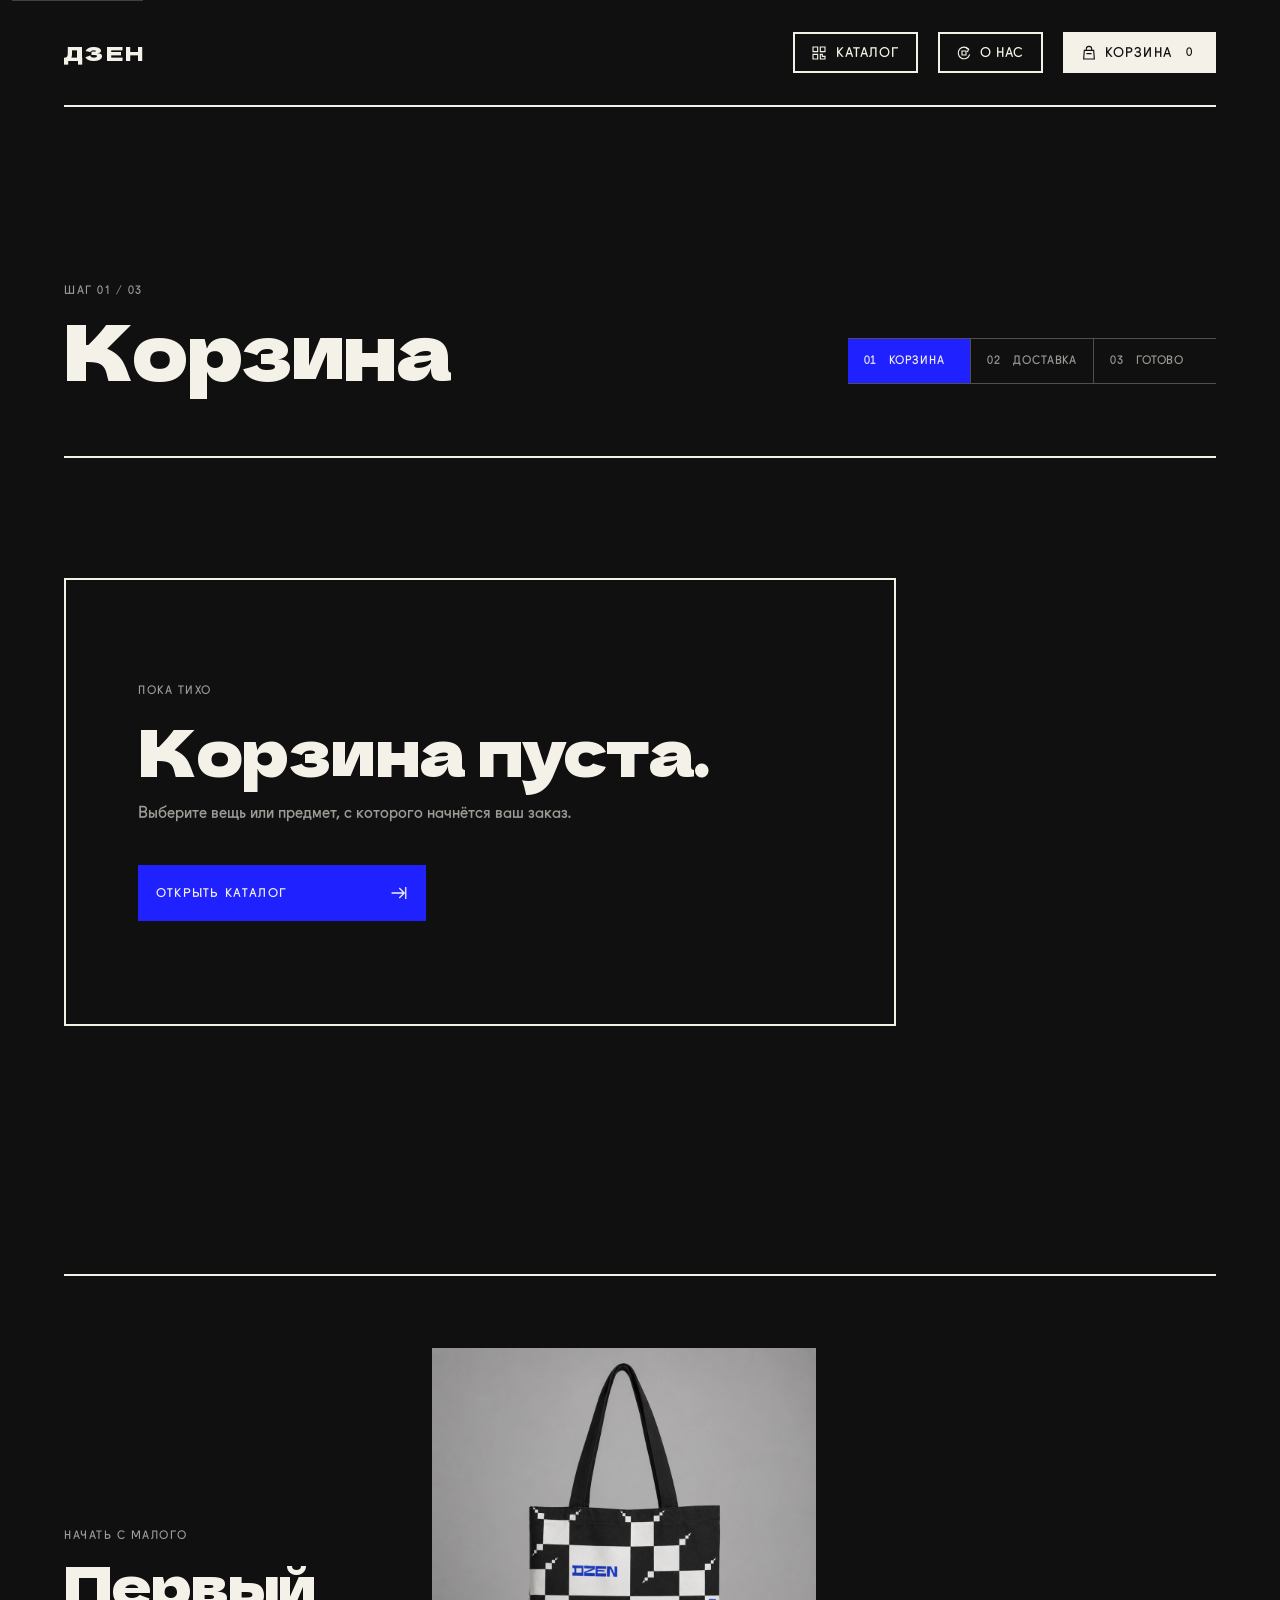
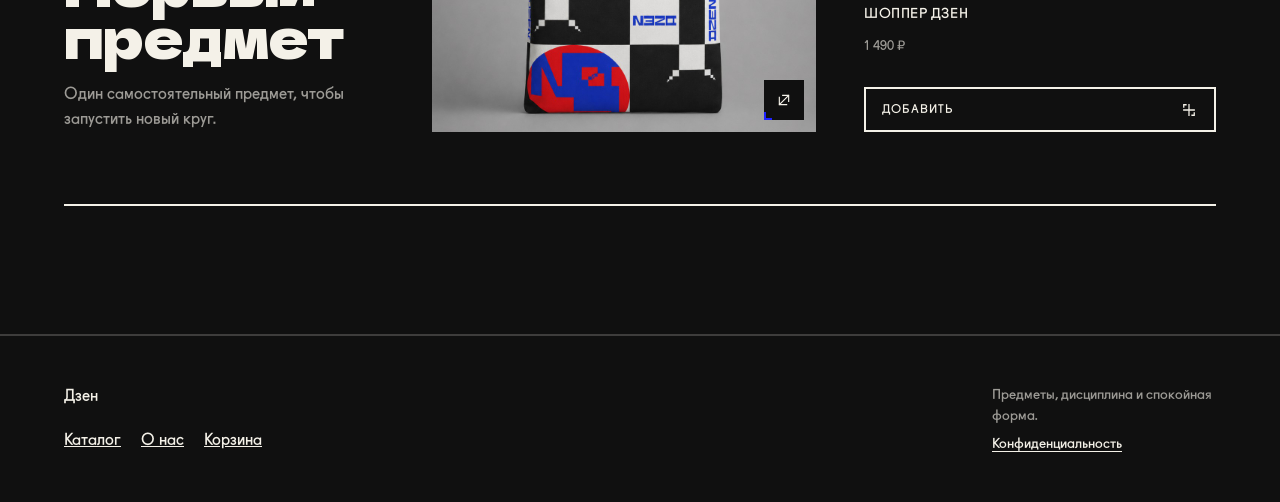
<file: cart.html>
<!DOCTYPE html>
<html lang="ru">
<head>
  <meta charset="UTF-8">
  <meta name="viewport" content="width=device-width, initial-scale=1">
  <meta name="description" content="Корзина Дзен: проверьте состав заказа и перейдите к оформлению доставки.">
  <title>Дзен — корзина</title>
  <link rel="icon" href="assets/images/logo.png" type="image/png">
  <link rel="stylesheet" href="css/reset.css">
  <link rel="stylesheet" href="css/variables.css?v=20260721-dela">
  <link rel="stylesheet" href="css/base.css?v=20260721-dela">
  <link rel="stylesheet" href="css/layout.css?v=20261005-release">
  <link rel="stylesheet" href="css/components.css?v=20261005-release">
  <link rel="stylesheet" href="css/pages.css?v=20261005-release">
</head>
<body class="page-cart">
  <a class="skip-link" href="#main-content">К содержанию</a>

  <header class="site-header page-shell">
    <a class="brand" href="home.html">Дзен</a>
    <nav class="site-nav" aria-label="Основная навигация">
      <a href="index.html"><svg class="ui-icon site-nav__icon" aria-hidden="true"><use href="assets/icons.svg#icon-catalog"></use></svg><span>Каталог</span></a>
      <a href="about.html"><svg class="ui-icon site-nav__icon" aria-hidden="true"><use href="assets/icons.svg#icon-brand"></use></svg><span>О нас</span></a>
      <a href="cart.html" aria-current="page"><svg class="ui-icon site-nav__icon" aria-hidden="true"><use href="assets/icons.svg#icon-bag"></use></svg><span>Корзина</span> <span class="cart-count">0</span></a>
    </nav>
  </header>

  <main id="main-content" class="cart-layout page-shell">
    <header class="commerce-hero">
      <div>
        <p class="commerce-kicker">Шаг 01 / 03</p>
        <h1>Корзина</h1>
      </div>
      <ol class="checkout-steps" aria-label="Этапы оформления заказа">
        <li aria-current="step"><span>01</span> Корзина</li>
        <li><span>02</span> Доставка</li>
        <li><span>03</span> Готово</li>
      </ol>
    </header>

    <section id="cart-empty" class="commerce-empty" hidden aria-labelledby="cart-empty-title">
      <p class="commerce-kicker">Пока тихо</p>
      <h2 id="cart-empty-title">Корзина пуста.</h2>
      <p>Выберите вещь или предмет, с которого начнётся ваш заказ.</p>
      <a class="commerce-button commerce-button--primary" href="index.html">Открыть каталог <svg class="ui-icon ui-icon--forward" aria-hidden="true"><use href="assets/icons.svg#icon-forward"></use></svg></a>
    </section>

    <div id="cart-content" class="cart-flow" hidden>
      <div class="cart-grid">
        <section class="cart-lines" aria-labelledby="cart-lines-title">
          <header class="cart-lines__header">
            <h2 id="cart-lines-title">Состав заказа</h2>
            <p id="cart-lines-count"></p>
          </header>
          <div id="cart-body" class="cart-lines__list" aria-live="polite"></div>
        </section>

        <aside id="cart-summary" class="order-summary" aria-labelledby="cart-summary-title"></aside>
      </div>
    </div>

    <section id="cart-recommendation" class="flow-recommendation" aria-labelledby="cart-recommendation-title"></section>
  </main>

  <footer class="site-footer">
    <div class="site-footer__inner page-shell">
      <div>
        <p class="brand commerce-footer__brand">Дзен</p>
        <nav class="site-footer__nav" aria-label="Нижняя навигация">
          <a href="index.html">Каталог</a>
          <a href="about.html">О нас</a>
          <a href="cart.html">Корзина</a>
        </nav>
      </div>
      <p class="site-footer__meta">Предметы, дисциплина и спокойная форма.<a href="privacy.html">Конфиденциальность</a></p>
    </div>
  </footer>

  <script src="js/data.js?v=20261004-worn" defer></script>
  <script src="js/cart.js?v=20261004-bottoms" defer></script>
</body>
</html>
</file>
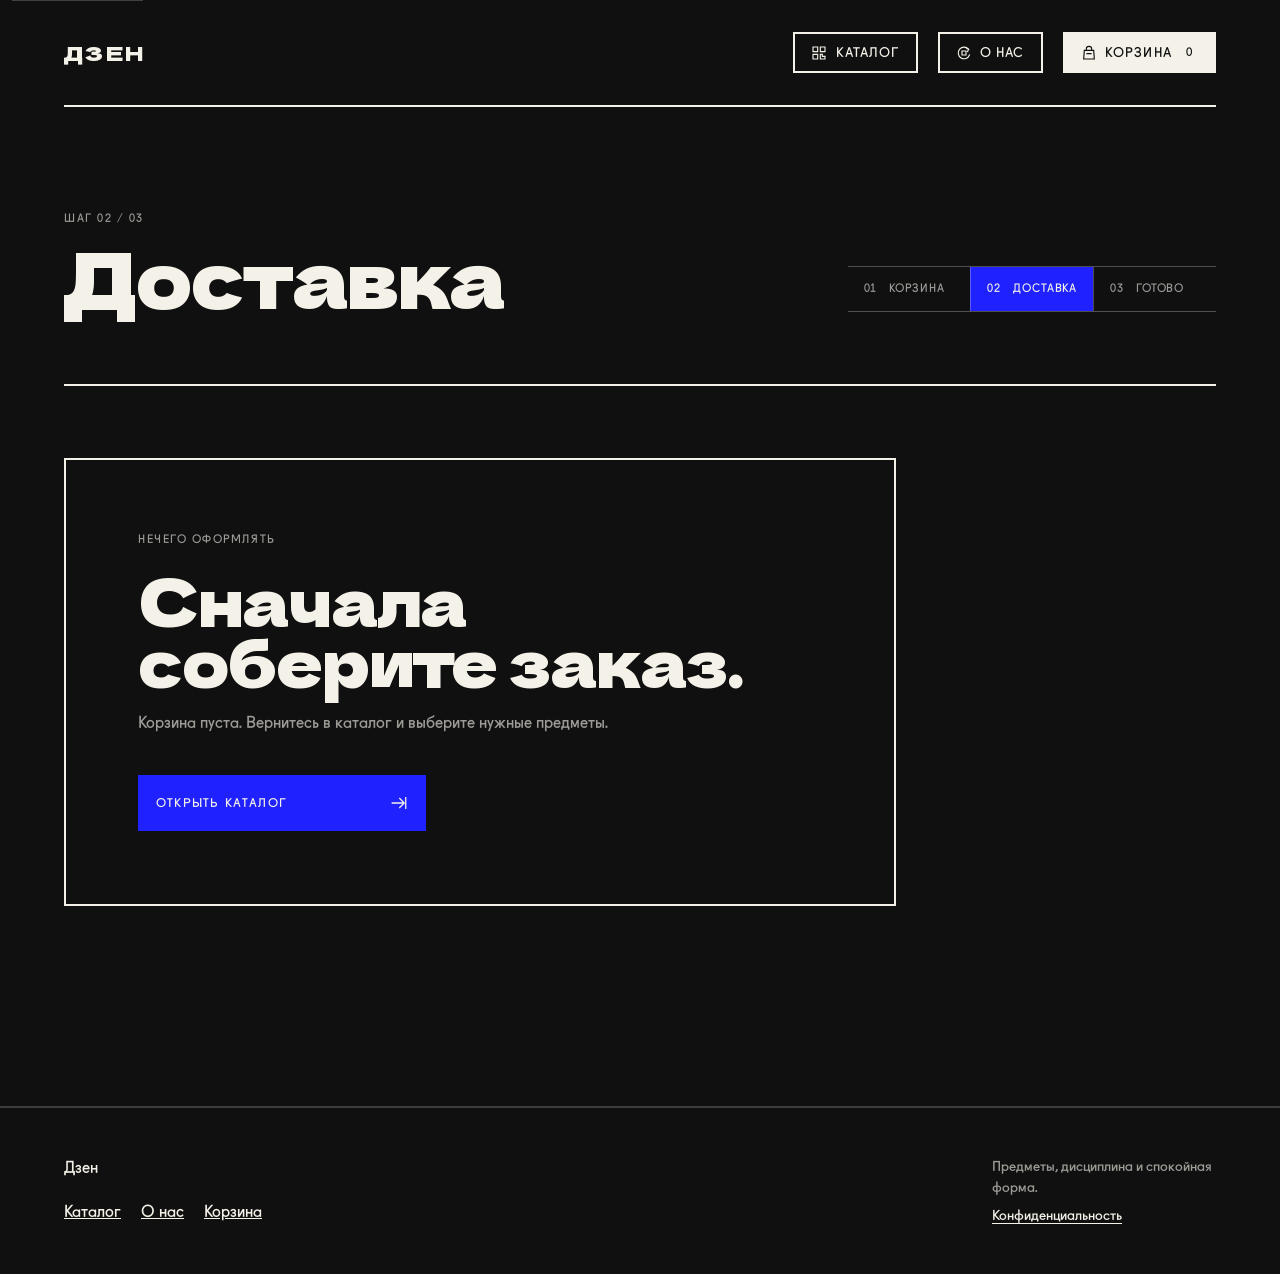
<file: checkout.html>
<!DOCTYPE html>
<html lang="ru">
<head>
  <meta charset="UTF-8">
  <meta name="viewport" content="width=device-width, initial-scale=1">
  <meta name="description" content="Оформление доставки заказа Дзен.">
  <title>Дзен — оформление заказа</title>
  <link rel="icon" href="assets/images/logo.png" type="image/png">
  <link rel="stylesheet" href="css/reset.css">
  <link rel="stylesheet" href="css/variables.css?v=20260721-dela">
  <link rel="stylesheet" href="css/base.css?v=20260721-dela">
  <link rel="stylesheet" href="css/layout.css?v=20261005-release">
  <link rel="stylesheet" href="css/components.css?v=20261005-release">
  <link rel="stylesheet" href="css/pages.css?v=20261005-release">
</head>
<body class="page-checkout">
  <a class="skip-link" href="#main-content">К содержанию</a>

  <header class="site-header page-shell">
    <a class="brand" href="home.html">Дзен</a>
    <nav class="site-nav" aria-label="Основная навигация">
      <a href="index.html"><svg class="ui-icon site-nav__icon" aria-hidden="true"><use href="assets/icons.svg#icon-catalog"></use></svg><span>Каталог</span></a>
      <a href="about.html"><svg class="ui-icon site-nav__icon" aria-hidden="true"><use href="assets/icons.svg#icon-brand"></use></svg><span>О нас</span></a>
      <a href="cart.html" aria-current="page"><svg class="ui-icon site-nav__icon" aria-hidden="true"><use href="assets/icons.svg#icon-bag"></use></svg><span>Корзина</span> <span class="cart-count">0</span></a>
    </nav>
  </header>

  <main id="main-content" class="checkout-layout page-shell">
    <header id="checkout-hero" class="commerce-hero">
      <div>
        <p class="commerce-kicker">Шаг 02 / 03</p>
        <h1>Доставка</h1>
      </div>
      <ol class="checkout-steps" aria-label="Этапы оформления заказа">
        <li><span>01</span> Корзина</li>
        <li aria-current="step"><span>02</span> Доставка</li>
        <li><span>03</span> Готово</li>
      </ol>
    </header>

    <section id="checkout-empty" class="commerce-empty" hidden aria-labelledby="checkout-empty-title">
      <p class="commerce-kicker">Нечего оформлять</p>
      <h2 id="checkout-empty-title">Сначала соберите заказ.</h2>
      <p>Корзина пуста. Вернитесь в каталог и выберите нужные предметы.</p>
      <a class="commerce-button commerce-button--primary" href="index.html">Открыть каталог <svg class="ui-icon ui-icon--forward" aria-hidden="true"><use href="assets/icons.svg#icon-forward"></use></svg></a>
    </section>

    <div id="checkout-flow" class="checkout-flow" hidden>
      <form id="checkout-form" class="checkout-form" novalidate>
        <a class="commerce-back-link" href="cart.html"><svg class="ui-icon ui-icon--back" aria-hidden="true"><use href="assets/icons.svg#icon-back"></use></svg> Вернуться в корзину</a>

        <section class="checkout-panel" aria-labelledby="contact-title">
          <header class="checkout-panel__header">
            <span>01</span>
            <div>
              <h2 id="contact-title">Контакты</h2>
              <p>Для подтверждения состава и доставки.</p>
            </div>
          </header>

          <div class="checkout-fields">
            <label class="checkout-field checkout-field--wide">
              <span>Имя и фамилия</span>
              <input type="text" name="fullName" autocomplete="name" aria-describedby="fullName-error" required>
              <small id="fullName-error" class="checkout-field__error" data-error-for="fullName"></small>
            </label>
            <label class="checkout-field">
              <span>Телефон</span>
              <input type="tel" name="phone" autocomplete="tel" inputmode="tel" placeholder="+7 900 000-00-00" aria-describedby="phone-error" required>
              <small id="phone-error" class="checkout-field__error" data-error-for="phone"></small>
            </label>
            <label class="checkout-field">
              <span>Электронная почта</span>
              <input type="email" name="email" autocomplete="email" placeholder="name@example.com" aria-describedby="email-error" required>
              <small id="email-error" class="checkout-field__error" data-error-for="email"></small>
            </label>
          </div>
        </section>

        <section class="checkout-panel" aria-labelledby="address-title">
          <header class="checkout-panel__header">
            <span>02</span>
            <div>
              <h2 id="address-title">Адрес</h2>
              <p>Стоимость и срок доставки подтвердим после заявки.</p>
            </div>
          </header>

          <div class="checkout-fields">
            <label class="checkout-field">
              <span>Город</span>
              <input type="text" name="city" autocomplete="address-level2" aria-describedby="city-error" required>
              <small id="city-error" class="checkout-field__error" data-error-for="city"></small>
            </label>
            <label class="checkout-field">
              <span>Индекс</span>
              <input type="text" name="postalCode" autocomplete="postal-code" inputmode="numeric" maxlength="6" placeholder="000000" aria-describedby="postalCode-error" required>
              <small id="postalCode-error" class="checkout-field__error" data-error-for="postalCode"></small>
            </label>
            <label class="checkout-field checkout-field--wide">
              <span>Улица и дом</span>
              <input type="text" name="street" autocomplete="address-line1" aria-describedby="street-error" required>
              <small id="street-error" class="checkout-field__error" data-error-for="street"></small>
            </label>
            <label class="checkout-field">
              <span>Квартира / офис</span>
              <input type="text" name="unit" autocomplete="address-line2">
            </label>
            <label class="checkout-field">
              <span>Комментарий курьеру</span>
              <input type="text" name="comment" autocomplete="off">
            </label>
          </div>
        </section>

        <label class="checkout-consent">
          <input type="checkbox" name="privacy" aria-describedby="privacy-error" required>
          <span>Я согласен с <a href="privacy.html" target="_blank" rel="noopener noreferrer">политикой конфиденциальности</a>.</span>
          <small id="privacy-error" class="checkout-field__error" data-error-for="privacy"></small>
        </label>

        <div class="checkout-submit">
          <p id="checkout-form-error" class="checkout-form-error" role="alert"></p>
          <button class="commerce-button commerce-button--primary" type="submit">Заказать <svg class="ui-icon ui-icon--forward" aria-hidden="true"><use href="assets/icons.svg#icon-forward"></use></svg></button>
          <p>Оплата и стоимость доставки подтверждаются после проверки заявки.</p>
        </div>
      </form>

      <aside id="checkout-summary" class="order-summary checkout-summary" aria-labelledby="checkout-summary-title"></aside>
    </div>

    <section id="checkout-success" class="checkout-success" hidden aria-labelledby="checkout-success-title">
      <div class="checkout-success__lead">
        <p class="commerce-kicker">Шаг 03 / 03</p>
        <p class="checkout-success__mark" aria-hidden="true">03</p>
        <h1 id="checkout-success-title" tabindex="-1">Заказ принят.</h1>
        <p id="checkout-success-message"></p>
      </div>
      <dl id="checkout-success-details" class="checkout-success__details"></dl>
      <a class="commerce-button commerce-button--light" href="index.html">Вернуться в каталог <svg class="ui-icon ui-icon--forward" aria-hidden="true"><use href="assets/icons.svg#icon-forward"></use></svg></a>
    </section>

    <section id="checkout-recommendation" class="flow-recommendation" hidden aria-labelledby="checkout-recommendation-title"></section>
  </main>

  <footer class="site-footer">
    <div class="site-footer__inner page-shell">
      <div>
        <p class="brand commerce-footer__brand">Дзен</p>
        <nav class="site-footer__nav" aria-label="Нижняя навигация">
          <a href="index.html">Каталог</a>
          <a href="about.html">О нас</a>
          <a href="cart.html">Корзина</a>
        </nav>
      </div>
      <p class="site-footer__meta">Предметы, дисциплина и спокойная форма.<a href="privacy.html">Конфиденциальность</a></p>
    </div>
  </footer>

  <script src="js/data.js?v=20261004-worn" defer></script>
  <script src="js/cart.js?v=20261004-bottoms" defer></script>
  <script src="js/checkout.js?v=20261004-bottoms" defer></script>
</body>
</html>
</file>
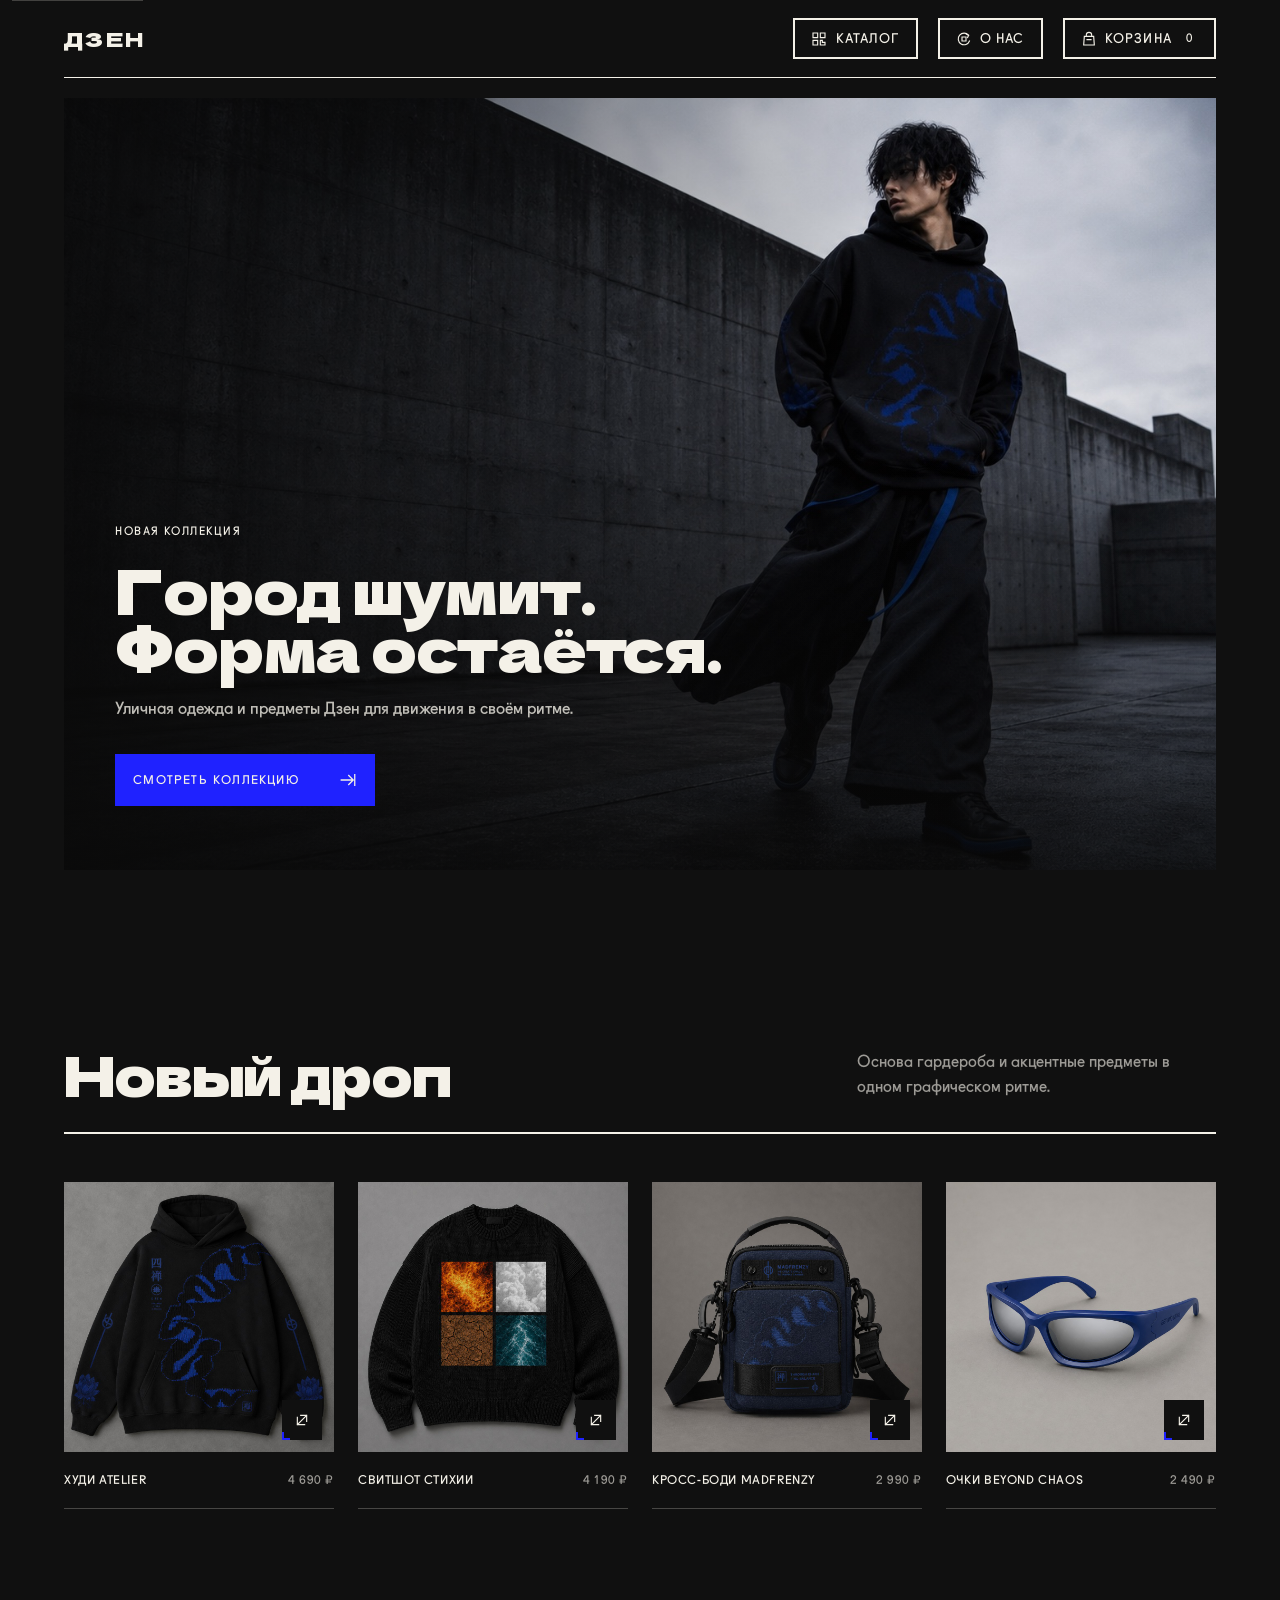
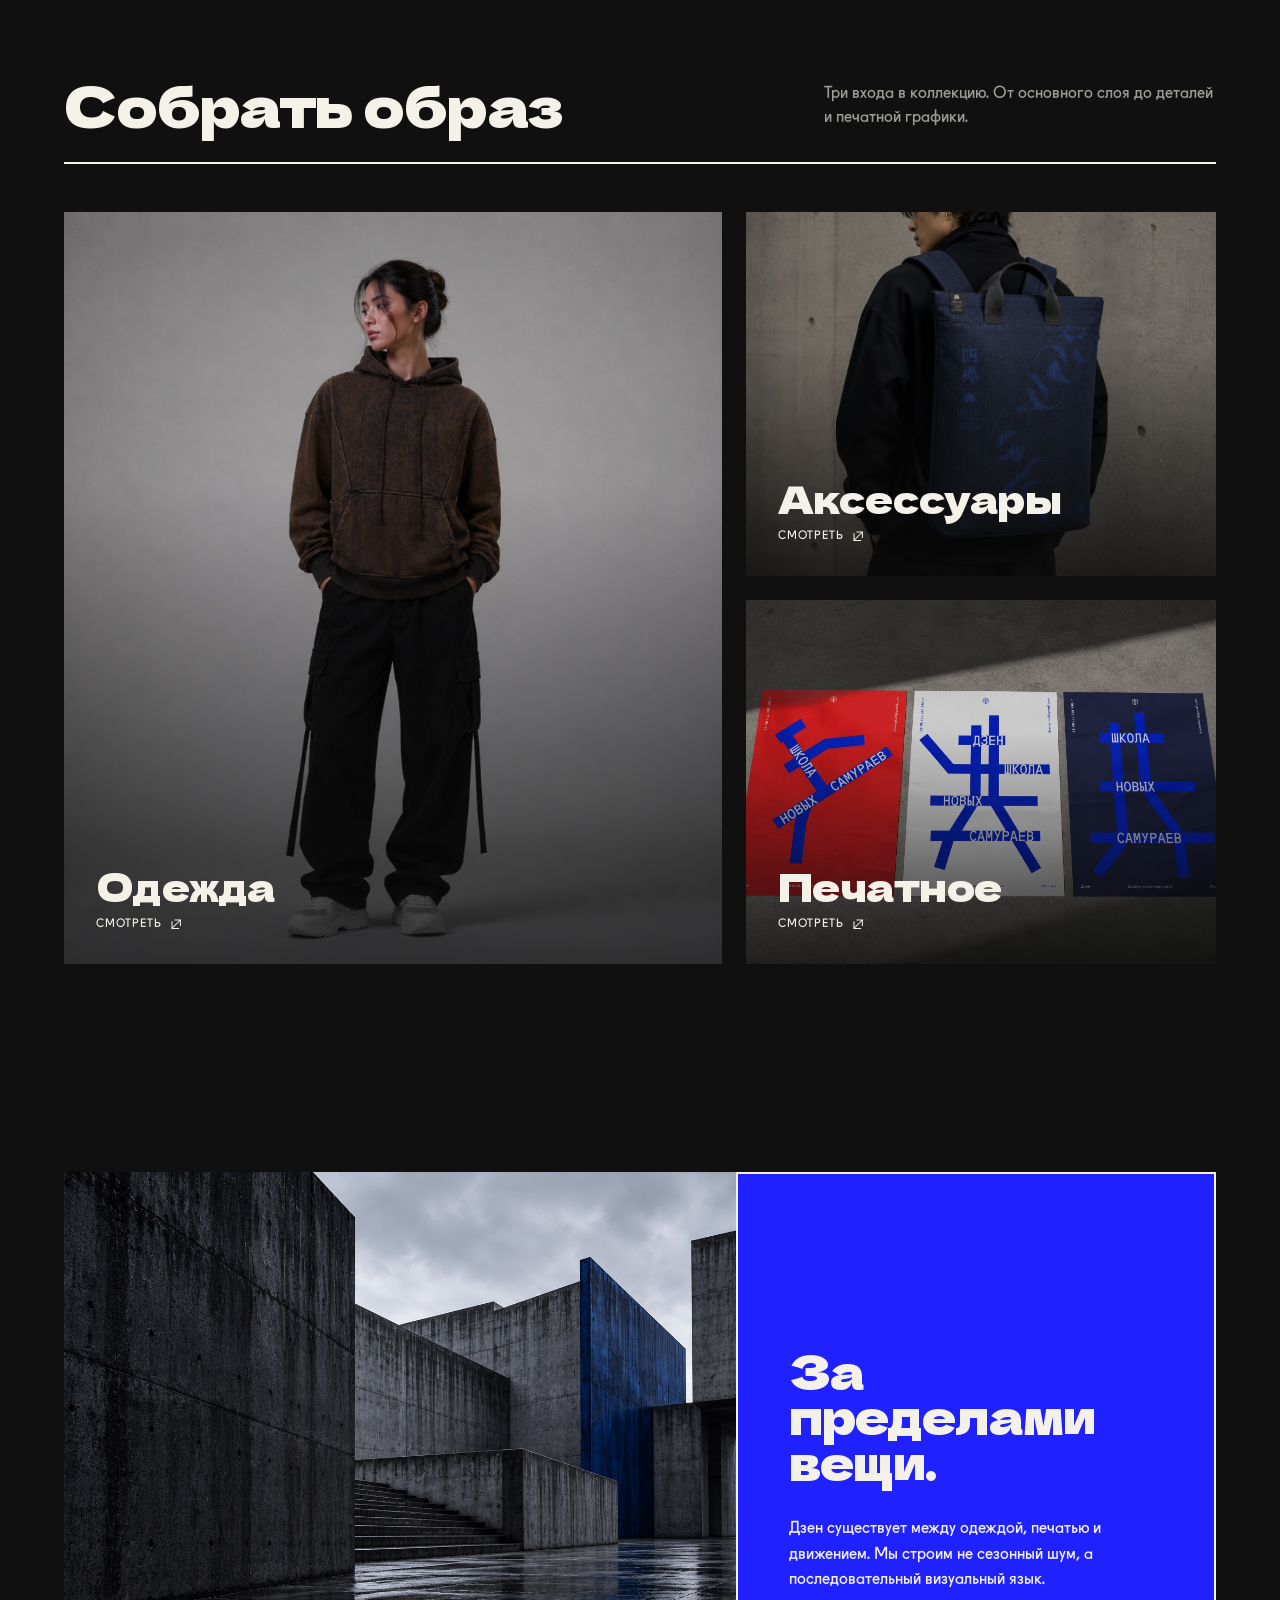
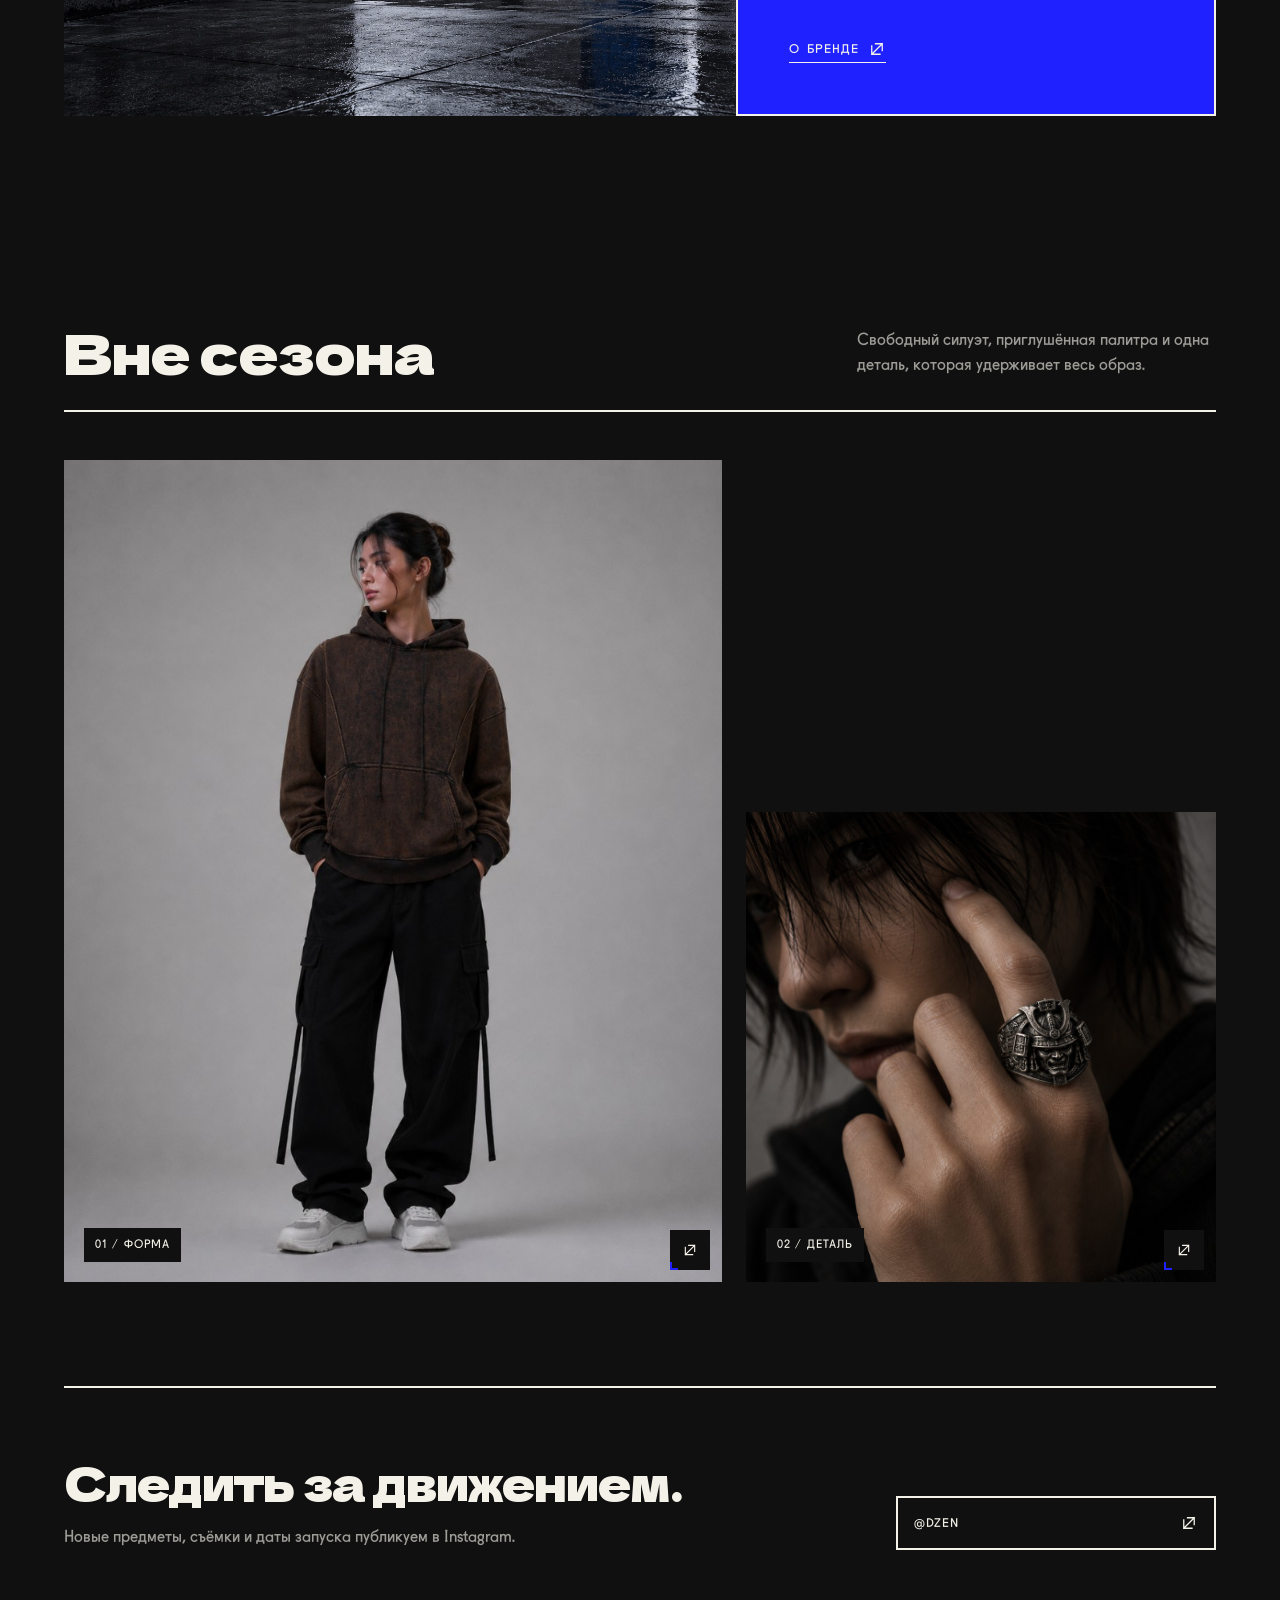
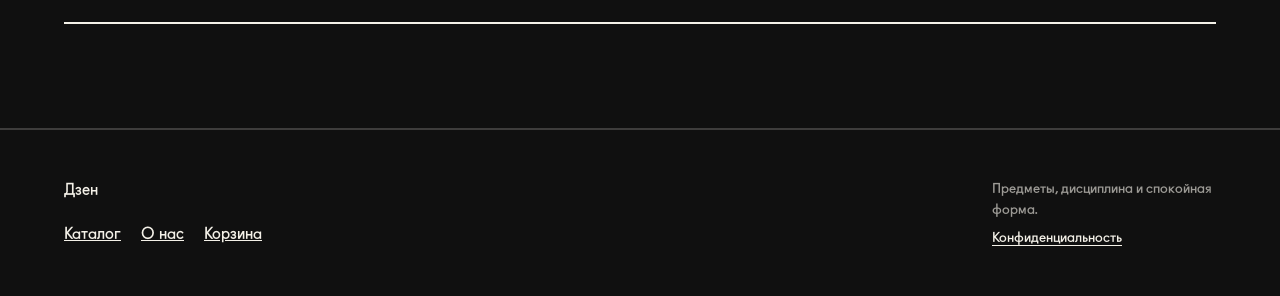
<file: home.html>
<!DOCTYPE html>
<html lang="ru">
<head>
  <meta charset="UTF-8">
  <meta name="viewport" content="width=device-width, initial-scale=1">
  <meta name="description" content="Дзен: уличная одежда, аксессуары и печатные предметы для движения в своём ритме.">
  <title>Дзен: уличная одежда и предметы</title>
  <link rel="icon" href="assets/images/logo.png" type="image/png">
  <link rel="preload" href="assets/images/home-hero-campaign.jpg" as="image" fetchpriority="high">
  <link rel="stylesheet" href="css/reset.css">
  <link rel="stylesheet" href="css/variables.css?v=20260721-dela">
  <link rel="stylesheet" href="css/base.css?v=20260721-dela">
  <link rel="stylesheet" href="css/layout.css?v=20261005-release">
  <link rel="stylesheet" href="css/components.css?v=20261005-release">
  <link rel="stylesheet" href="css/pages.css?v=20261005-release">
</head>
<body class="page-homepage">
  <a class="skip-link" href="#main-content">К содержанию</a>

  <header class="site-header page-shell">
    <a class="brand" href="home.html" aria-current="page">Дзен</a>
    <nav class="site-nav" aria-label="Основная навигация">
      <a href="index.html"><svg class="ui-icon site-nav__icon" aria-hidden="true"><use href="assets/icons.svg#icon-catalog"></use></svg><span>Каталог</span></a>
      <a href="about.html"><svg class="ui-icon site-nav__icon" aria-hidden="true"><use href="assets/icons.svg#icon-brand"></use></svg><span>О нас</span></a>
      <a href="cart.html"><svg class="ui-icon site-nav__icon" aria-hidden="true"><use href="assets/icons.svg#icon-bag"></use></svg><span>Корзина</span> <span class="cart-count">0</span></a>
    </nav>
  </header>

  <main id="main-content" class="home-page">
    <section class="home-hero page-shell" aria-labelledby="home-title">
      <div class="home-hero__stage" data-animation-stage>
        <!-- Future video or canvas animation can replace the poster inside this stage. -->
        <img
          class="home-hero__poster"
          src="assets/images/home-hero-campaign.jpg"
          width="1672"
          height="941"
          alt="Модель Дзен в чёрной одежде с синими деталями идёт вдоль бетонной стены"
          fetchpriority="high"
        >
        <div class="home-hero__shade" aria-hidden="true"></div>
        <div class="home-hero__copy">
          <p class="home-hero__label">Новая коллекция</p>
          <h1 id="home-title"><span>Город шумит.</span><span>Форма остаётся.</span></h1>
          <p class="home-hero__text">Уличная одежда и предметы Дзен для движения в своём ритме.</p>
          <a class="home-button" href="index.html">Смотреть коллекцию <svg class="ui-icon ui-icon--forward" aria-hidden="true"><use href="assets/icons.svg#icon-forward"></use></svg></a>
        </div>
      </div>
    </section>

    <section class="home-drop page-shell" aria-labelledby="drop-title">
      <header class="home-section-heading">
        <h2 id="drop-title">Новый дроп</h2>
        <p>Основа гардероба и акцентные предметы в одном графическом ритме.</p>
      </header>

      <div class="home-product-grid">
        <article class="home-product">
          <a class="home-product__media" href="product.html?id=hoodie-atelier-dzen">
            <img class="home-product__image home-product__image--primary" src="assets/images/hoodie-atelier-main.png" width="1024" height="1024" alt="Худи Atelier Дзен" loading="lazy">
            <img class="home-product__image home-product__image--secondary" src="assets/images/hoodie-atelier-worn.png" width="1024" height="1024" alt="Худи Atelier Дзен на модели" loading="lazy">
            <span class="home-product__open" aria-hidden="true"><svg class="ui-icon ui-icon--open"><use href="assets/icons.svg#icon-open"></use></svg></span>
          </a>
          <div class="home-product__meta">
            <a href="product.html?id=hoodie-atelier-dzen">Худи Atelier</a>
            <p>4 690 ₽</p>
          </div>
        </article>

        <article class="home-product">
          <a class="home-product__media" href="product.html?id=sweatshirt-elements-dzen">
            <img class="home-product__image home-product__image--primary" src="assets/images/sweatshirt-elements-worn.png" width="1024" height="1024" alt="Свитшот Стихии на модели" loading="lazy">
            <img class="home-product__image home-product__image--secondary" src="assets/images/sweatshirt-elements-main.png" width="1024" height="1024" alt="Свитшот Стихии" loading="lazy">
            <span class="home-product__open" aria-hidden="true"><svg class="ui-icon ui-icon--open"><use href="assets/icons.svg#icon-open"></use></svg></span>
          </a>
          <div class="home-product__meta">
            <a href="product.html?id=sweatshirt-elements-dzen">Свитшот Стихии</a>
            <p>4 190 ₽</p>
          </div>
        </article>

        <article class="home-product">
          <a class="home-product__media" href="product.html?id=crossbody-madfrenzy-dzen">
            <img class="home-product__image home-product__image--primary" src="assets/images/crossbody-madfrenzy-worn.png" width="1024" height="1024" alt="Кросс-боди MadFrenzy Дзен" loading="lazy">
            <img class="home-product__image home-product__image--secondary" src="assets/images/crossbody-madfrenzy-main.png" width="1024" height="1024" alt="Кросс-боди MadFrenzy Дзен на сером фоне" loading="lazy">
            <span class="home-product__open" aria-hidden="true"><svg class="ui-icon ui-icon--open"><use href="assets/icons.svg#icon-open"></use></svg></span>
          </a>
          <div class="home-product__meta">
            <a href="product.html?id=crossbody-madfrenzy-dzen">Кросс-боди MadFrenzy</a>
            <p>2 990 ₽</p>
          </div>
        </article>

        <article class="home-product">
          <a class="home-product__media" href="product.html?id=sunglasses-beyond-chaos-dzen">
            <img class="home-product__image home-product__image--primary" src="assets/images/sunglasses-beyond-chaos-main.png" width="1024" height="1024" alt="Очки Beyond Chaos Дзен" loading="lazy">
            <img class="home-product__image home-product__image--secondary" src="assets/images/sunglasses-beyond-chaos-worn.png" width="1024" height="1024" alt="Очки Beyond Chaos Дзен на модели" loading="lazy">
            <span class="home-product__open" aria-hidden="true"><svg class="ui-icon ui-icon--open"><use href="assets/icons.svg#icon-open"></use></svg></span>
          </a>
          <div class="home-product__meta">
            <a href="product.html?id=sunglasses-beyond-chaos-dzen">Очки Beyond Chaos</a>
            <p>2 490 ₽</p>
          </div>
        </article>
      </div>
    </section>

    <section class="home-routes page-shell" aria-labelledby="routes-title">
      <header class="home-section-heading home-section-heading--compact">
        <h2 id="routes-title">Собрать образ</h2>
        <p>Три входа в коллекцию. От основного слоя до деталей и печатной графики.</p>
      </header>

      <div class="home-routes__grid">
        <a class="home-route home-route--clothing" href="index.html?category=%D0%9E%D0%B4%D0%B5%D0%B6%D0%B4%D0%B0">
          <img src="assets/images/hoodie-wash-dzen-worn.png" width="1024" height="1024" alt="Модель в худи Дзен" loading="lazy">
          <span class="home-route__overlay" aria-hidden="true"></span>
          <span class="home-route__caption"><strong>Одежда</strong><span>Смотреть <svg class="ui-icon ui-icon--open" aria-hidden="true"><use href="assets/icons.svg#icon-open"></use></svg></span></span>
        </a>
        <a class="home-route" href="index.html?category=%D0%90%D0%BA%D1%81%D0%B5%D1%81%D1%81%D1%83%D0%B0%D1%80%D1%8B">
          <img src="assets/images/backpack-atelier-worn.png" width="1024" height="1024" alt="Рюкзак Atelier Дзен на модели" loading="lazy">
          <span class="home-route__overlay" aria-hidden="true"></span>
          <span class="home-route__caption"><strong>Аксессуары</strong><span>Смотреть <svg class="ui-icon ui-icon--open" aria-hidden="true"><use href="assets/icons.svg#icon-open"></use></svg></span></span>
        </a>
        <a class="home-route" href="index.html?category=%D0%9F%D0%B5%D1%87%D0%B0%D1%82%D0%BD%D0%BE%D0%B5">
          <img src="assets/images/posters-set-1.png" width="1024" height="682" alt="Три постера Школа новых самураев" loading="lazy">
          <span class="home-route__overlay" aria-hidden="true"></span>
          <span class="home-route__caption"><strong>Печатное</strong><span>Смотреть <svg class="ui-icon ui-icon--open" aria-hidden="true"><use href="assets/icons.svg#icon-open"></use></svg></span></span>
        </a>
      </div>
    </section>

    <section class="home-story page-shell" aria-labelledby="story-title">
      <figure class="home-story__media">
        <img src="assets/images/about-hero-city.jpg" width="1536" height="1024" alt="Мокрый двор из бетонных блоков с синей архитектурной плоскостью" loading="lazy">
      </figure>
      <div class="home-story__copy">
        <h2 id="story-title">За пределами вещи.</h2>
        <p>Дзен существует между одеждой, печатью и движением. Мы строим не сезонный шум, а последовательный визуальный язык.</p>
        <a class="home-inline-link" href="about.html">О бренде <svg class="ui-icon ui-icon--open" aria-hidden="true"><use href="assets/icons.svg#icon-open"></use></svg></a>
      </div>
    </section>

    <section class="home-lookbook page-shell" aria-labelledby="lookbook-title">
      <header class="home-section-heading">
        <h2 id="lookbook-title">Вне сезона</h2>
        <p>Свободный силуэт, приглушённая палитра и одна деталь, которая удерживает весь образ.</p>
      </header>

      <div class="home-lookbook__grid">
        <a class="home-look home-look--full" href="product.html?id=hoodie-wash-dzen">
          <img src="assets/images/hoodie-wash-dzen-worn.png" width="1024" height="1024" alt="Коричневое худи Дзен на модели" loading="lazy">
          <span>01 / Форма</span>
          <span class="home-look__open" aria-hidden="true"><svg class="ui-icon ui-icon--open"><use href="assets/icons.svg#icon-open"></use></svg></span>
        </a>
        <a class="home-look home-look--detail" href="product.html?id=ring-menpo-dzen">
          <img src="assets/images/ring-menpo-worn.png" width="1024" height="1024" alt="Перстень Самурай Дзен на руке" loading="lazy">
          <span>02 / Деталь</span>
          <span class="home-look__open" aria-hidden="true"><svg class="ui-icon ui-icon--open"><use href="assets/icons.svg#icon-open"></use></svg></span>
        </a>
      </div>
    </section>

    <section class="home-support page-shell" aria-labelledby="support-title">
      <div>
        <h2 id="support-title">Следить за движением.</h2>
        <p>Новые предметы, съёмки и даты запуска публикуем в Instagram.</p>
      </div>
      <a class="home-support__link" href="https://www.instagram.com/dzen" rel="noopener noreferrer" target="_blank">@DZEN <svg class="ui-icon ui-icon--open" aria-hidden="true"><use href="assets/icons.svg#icon-open"></use></svg></a>
    </section>
  </main>

  <footer class="site-footer">
    <div class="site-footer__inner page-shell">
      <div>
        <p class="brand home-footer__brand">Дзен</p>
        <nav class="site-footer__nav" aria-label="Нижняя навигация">
          <a href="index.html">Каталог</a>
          <a href="about.html">О нас</a>
          <a href="cart.html">Корзина</a>
        </nav>
      </div>
      <p class="site-footer__meta">Предметы, дисциплина и спокойная форма.<a href="privacy.html">Конфиденциальность</a></p>
    </div>
  </footer>

  <script src="js/cart.js?v=20261004-bottoms" defer></script>
</body>
</html>
</file>
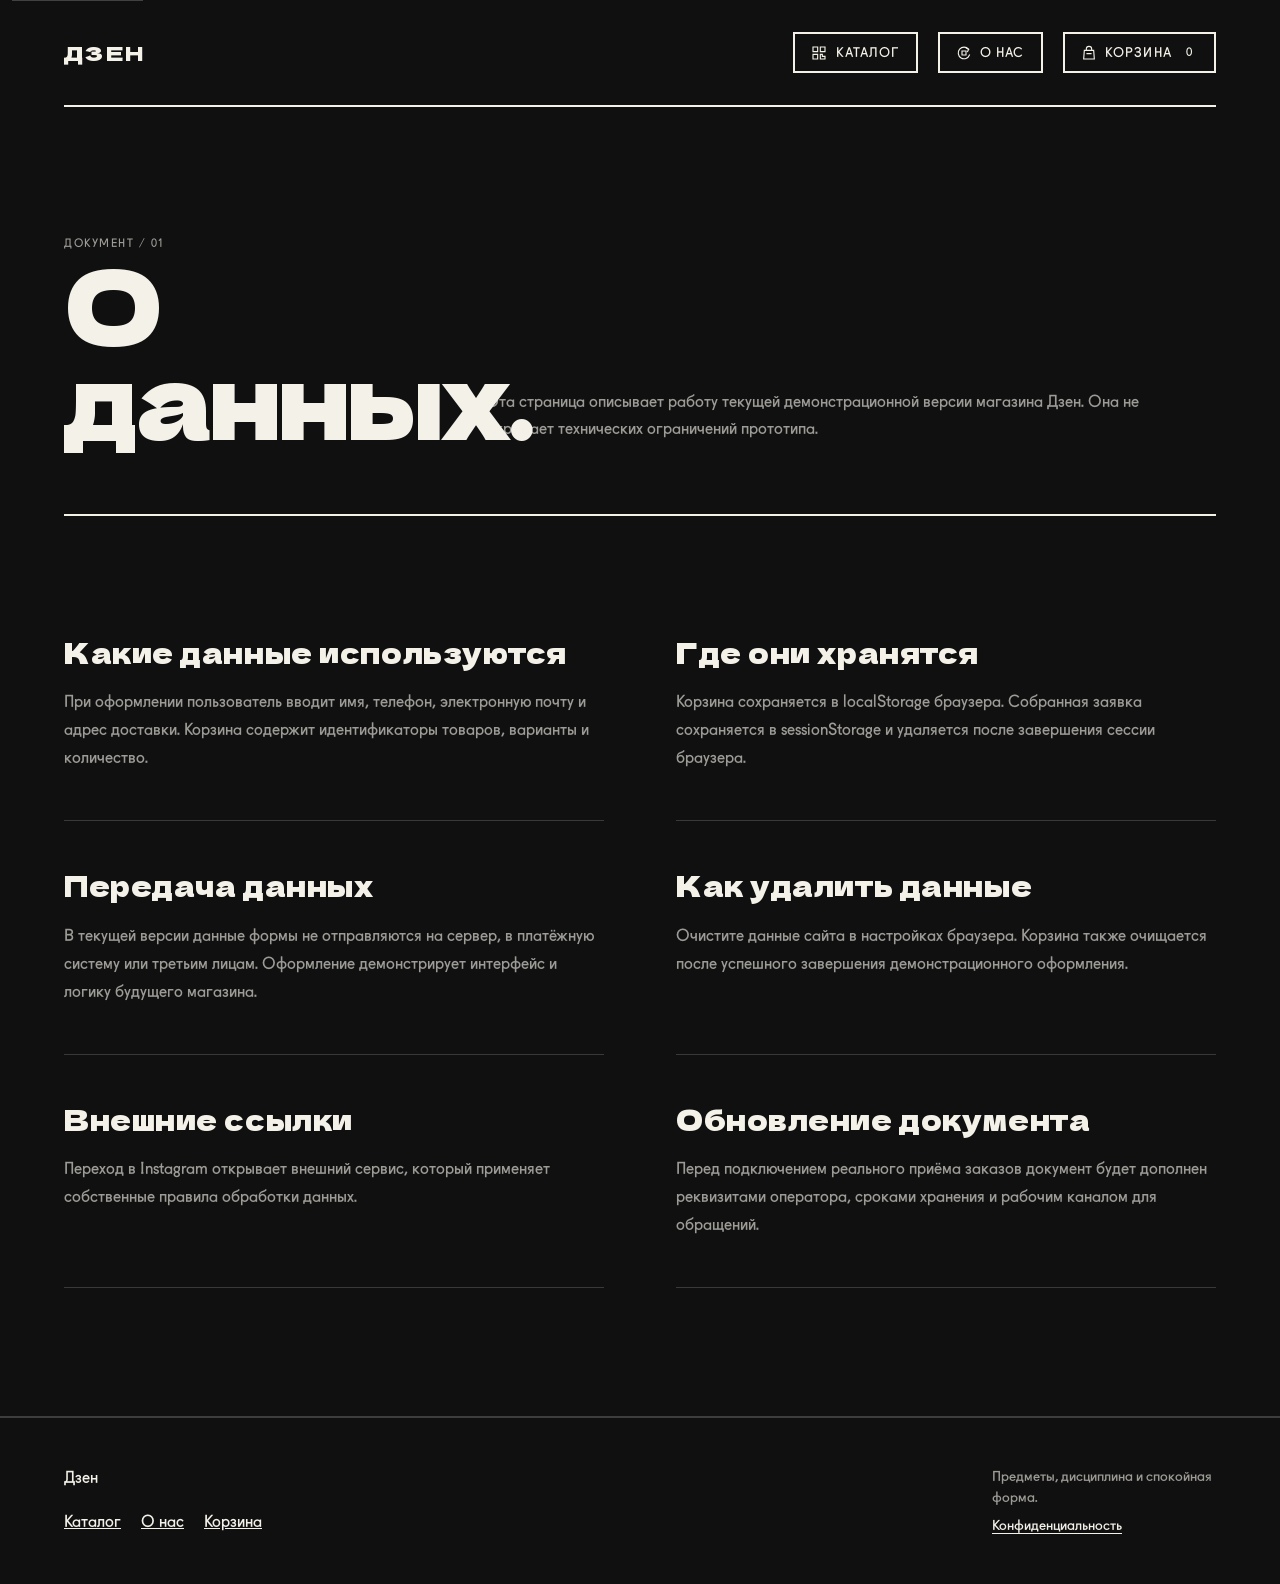
<file: privacy.html>
<!DOCTYPE html>
<html lang="ru">
<head>
  <meta charset="UTF-8">
  <meta name="viewport" content="width=device-width, initial-scale=1">
  <meta name="description" content="Как демонстрационный магазин Дзен хранит данные корзины и оформления заказа.">
  <title>Дзен — конфиденциальность</title>
  <link rel="icon" href="assets/images/logo.png" type="image/png">
  <link rel="stylesheet" href="css/reset.css">
  <link rel="stylesheet" href="css/variables.css?v=20260721-dela">
  <link rel="stylesheet" href="css/base.css?v=20260721-dela">
  <link rel="stylesheet" href="css/layout.css?v=20261005-release">
  <link rel="stylesheet" href="css/components.css?v=20261005-release">
  <link rel="stylesheet" href="css/pages.css?v=20261005-release">
</head>
<body class="page-legal">
  <a class="skip-link" href="#main-content">К содержанию</a>

  <header class="site-header page-shell">
    <a class="brand" href="home.html">Дзен</a>
    <nav class="site-nav" aria-label="Основная навигация">
      <a href="index.html"><svg class="ui-icon site-nav__icon" aria-hidden="true"><use href="assets/icons.svg#icon-catalog"></use></svg><span>Каталог</span></a>
      <a href="about.html"><svg class="ui-icon site-nav__icon" aria-hidden="true"><use href="assets/icons.svg#icon-brand"></use></svg><span>О нас</span></a>
      <a href="cart.html"><svg class="ui-icon site-nav__icon" aria-hidden="true"><use href="assets/icons.svg#icon-bag"></use></svg><span>Корзина</span> <span class="cart-count">0</span></a>
    </nav>
  </header>

  <main id="main-content" class="legal-page page-shell">
    <header class="legal-page__header">
      <div>
        <p class="commerce-kicker">Документ / 01</p>
        <h1>О данных.</h1>
      </div>
      <p>Эта страница описывает работу текущей демонстрационной версии магазина Дзен. Она не скрывает технических ограничений прототипа.</p>
    </header>

    <div class="legal-page__content">
      <section class="legal-page__section">
        <h2>Какие данные используются</h2>
        <p>При оформлении пользователь вводит имя, телефон, электронную почту и адрес доставки. Корзина содержит идентификаторы товаров, варианты и количество.</p>
      </section>
      <section class="legal-page__section">
        <h2>Где они хранятся</h2>
        <p>Корзина сохраняется в localStorage браузера. Собранная заявка сохраняется в sessionStorage и удаляется после завершения сессии браузера.</p>
      </section>
      <section class="legal-page__section">
        <h2>Передача данных</h2>
        <p>В текущей версии данные формы не отправляются на сервер, в платёжную систему или третьим лицам. Оформление демонстрирует интерфейс и логику будущего магазина.</p>
      </section>
      <section class="legal-page__section">
        <h2>Как удалить данные</h2>
        <p>Очистите данные сайта в настройках браузера. Корзина также очищается после успешного завершения демонстрационного оформления.</p>
      </section>
      <section class="legal-page__section">
        <h2>Внешние ссылки</h2>
        <p>Переход в Instagram открывает внешний сервис, который применяет собственные правила обработки данных.</p>
      </section>
      <section class="legal-page__section">
        <h2>Обновление документа</h2>
        <p>Перед подключением реального приёма заказов документ будет дополнен реквизитами оператора, сроками хранения и рабочим каналом для обращений.</p>
      </section>
    </div>
  </main>

  <footer class="site-footer">
    <div class="site-footer__inner page-shell">
      <div>
        <p class="brand commerce-footer__brand">Дзен</p>
        <nav class="site-footer__nav" aria-label="Нижняя навигация">
          <a href="index.html">Каталог</a>
          <a href="about.html">О нас</a>
          <a href="cart.html">Корзина</a>
        </nav>
      </div>
      <p class="site-footer__meta">Предметы, дисциплина и спокойная форма.<a href="privacy.html" aria-current="page">Конфиденциальность</a></p>
    </div>
  </footer>

  <script src="js/cart.js?v=20261004-bottoms" defer></script>
</body>
</html>
</file>
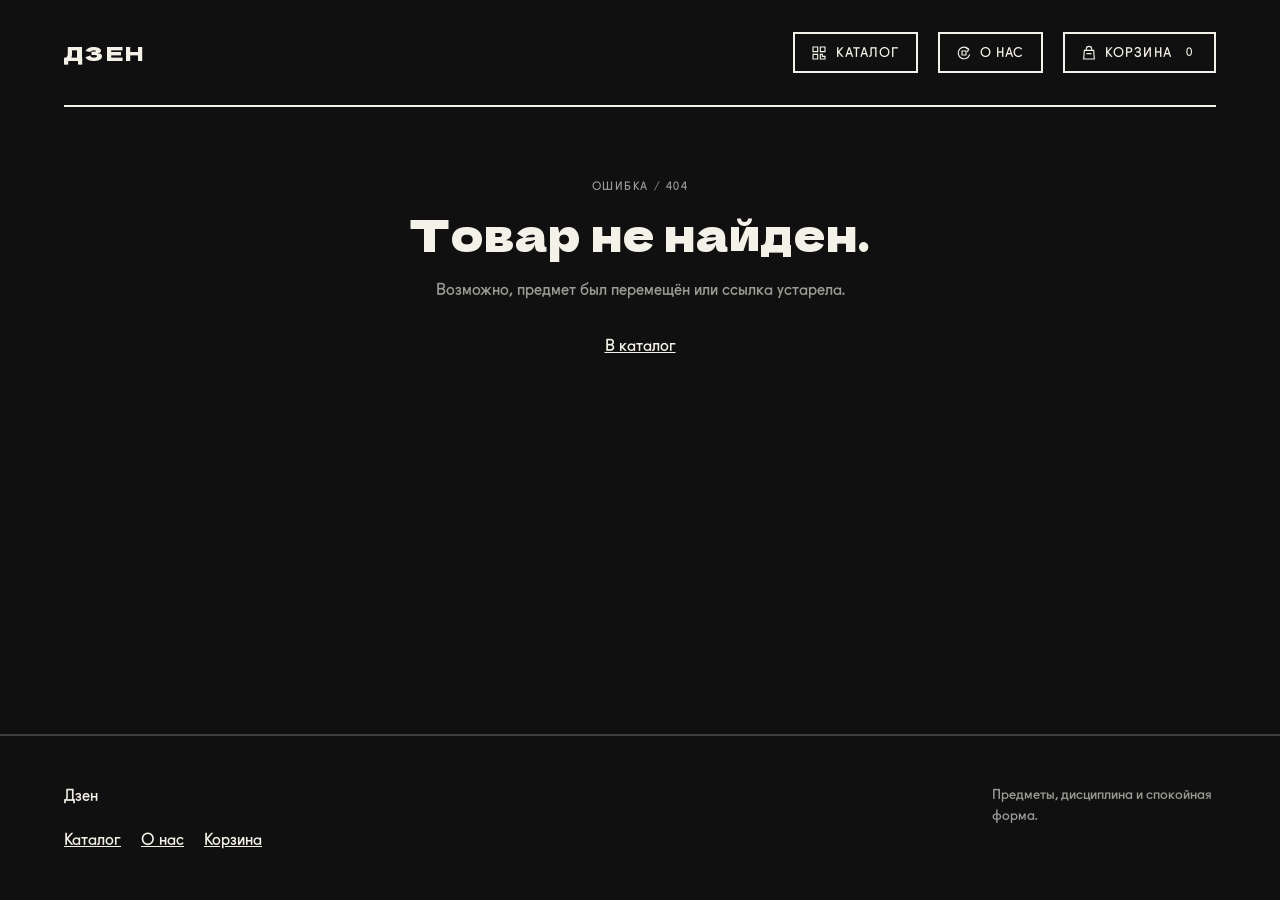
<file: product.html>
<!DOCTYPE html>
<html lang="ru">
<head>
  <meta charset="UTF-8">
  <meta name="viewport" content="width=device-width, initial-scale=1">
  <title>Дзен — товар</title>
  <link rel="stylesheet" href="css/reset.css">
  <link rel="stylesheet" href="css/variables.css?v=20260721-dela">
  <link rel="stylesheet" href="css/base.css?v=20260721-dela">
  <link rel="stylesheet" href="css/layout.css?v=20261004-bottoms">
  <link rel="stylesheet" href="css/components.css?v=20261004-bottoms">
  <link rel="stylesheet" href="css/pages.css?v=20260721-icons">
</head>
<body class="page-product">
  <header class="site-header page-shell">
    <a class="brand" href="home.html">Дзен</a>
    <nav class="site-nav" aria-label="Основная навигация">
      <a href="index.html"><svg class="ui-icon site-nav__icon" aria-hidden="true"><use href="assets/icons.svg#icon-catalog"></use></svg><span>Каталог</span></a>
      <a href="about.html"><svg class="ui-icon site-nav__icon" aria-hidden="true"><use href="assets/icons.svg#icon-brand"></use></svg><span>О нас</span></a>
      <a href="cart.html"><svg class="ui-icon site-nav__icon" aria-hidden="true"><use href="assets/icons.svg#icon-bag"></use></svg><span>Корзина</span> <span class="cart-count">0</span></a>
    </nav>
  </header>

  <main>
    <div id="product-root"></div>

    <section class="related-block" id="related-section" hidden>
      <div class="page-shell">
        <h2>Другие предметы</h2>
        <div class="catalog-layout related-catalog">
          <div id="related-root" class="catalog-grid" role="list"></div>
        </div>
      </div>
    </section>
  </main>

  <footer class="site-footer">
    <div class="site-footer__inner page-shell">
      <div>
        <p class="brand" style="margin-bottom:var(--gap-sm)">Дзен</p>
        <nav class="site-footer__nav" aria-label="Нижняя навигация">
          <a href="index.html">Каталог</a>
          <a href="about.html">О нас</a>
          <a href="cart.html">Корзина</a>
        </nav>
      </div>
      <p class="site-footer__meta">Предметы, дисциплина и спокойная форма.</p>
    </div>
  </footer>

  <script src="js/data.js?v=20261004-worn" defer></script>
  <script src="js/cart.js?v=20261004-bottoms" defer></script>
  <script src="js/product.js?v=20261004-worn" defer></script>
</body>
</html>
</file>
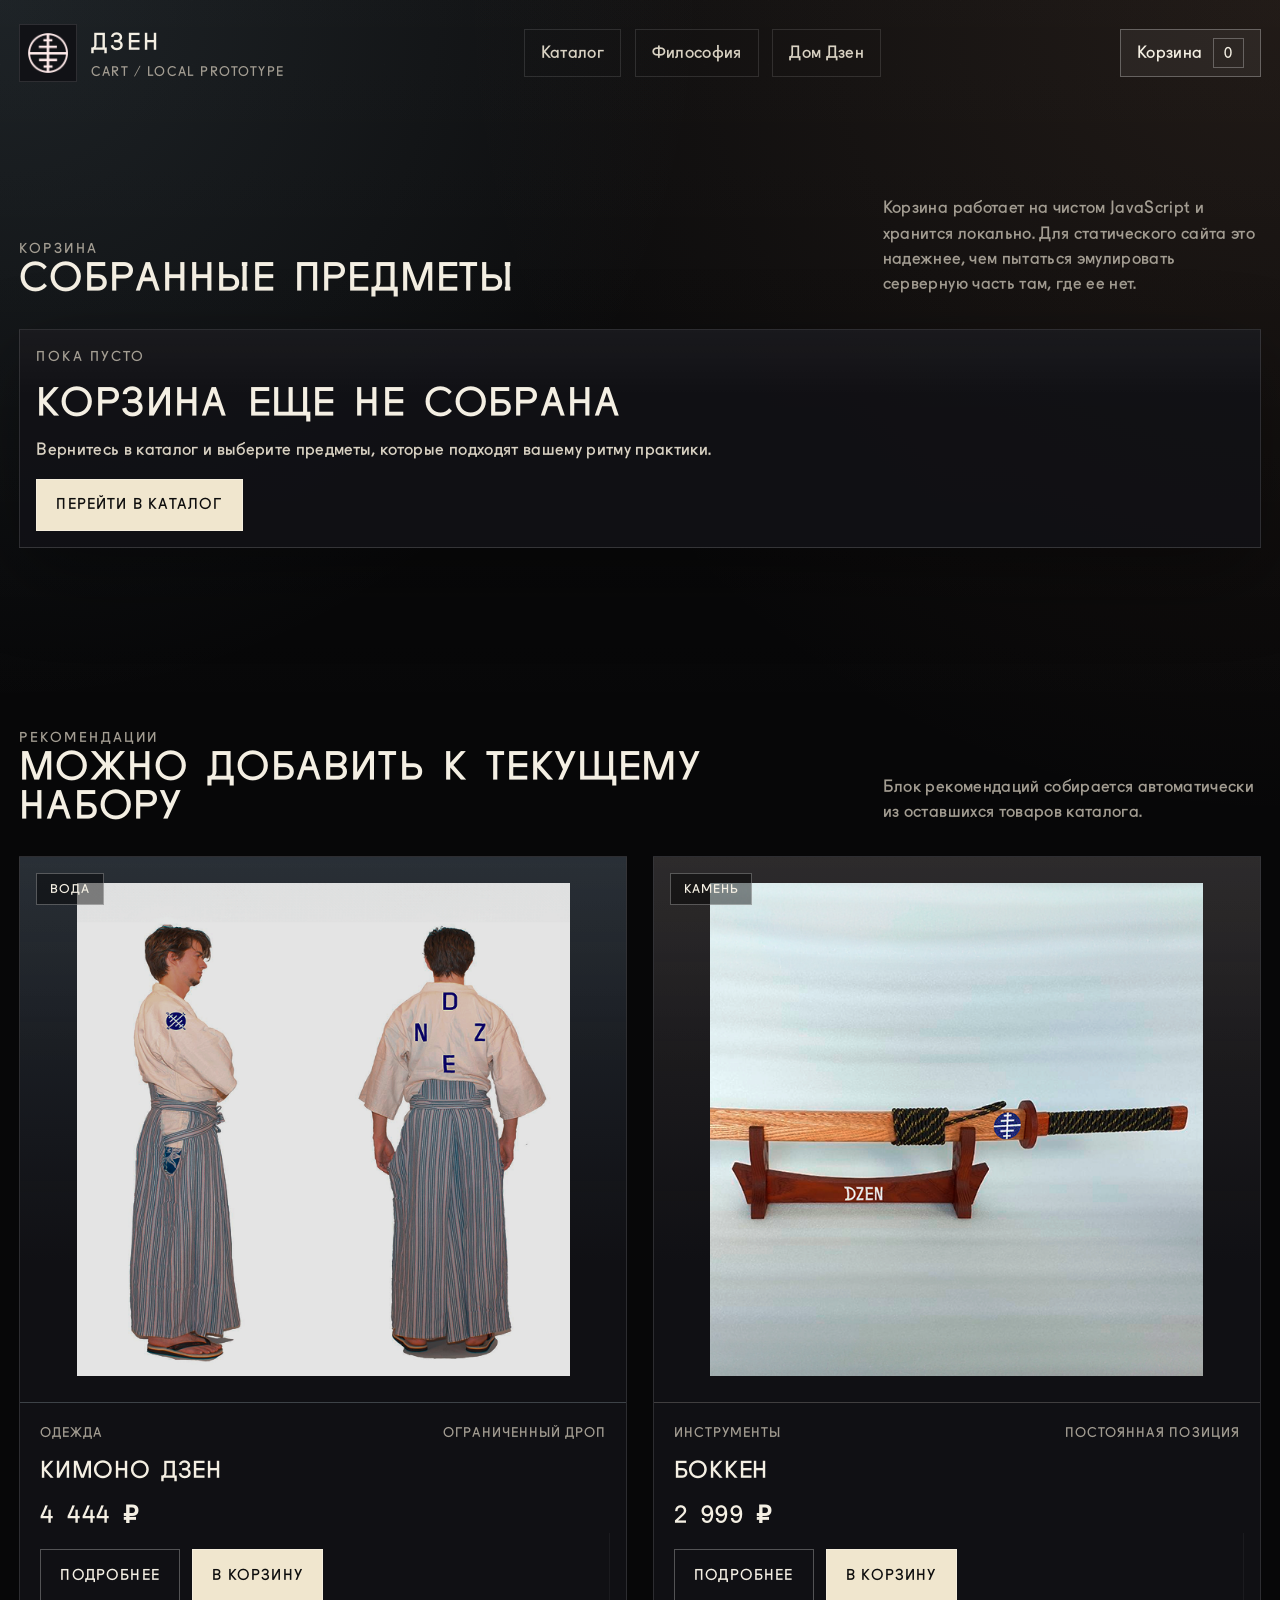
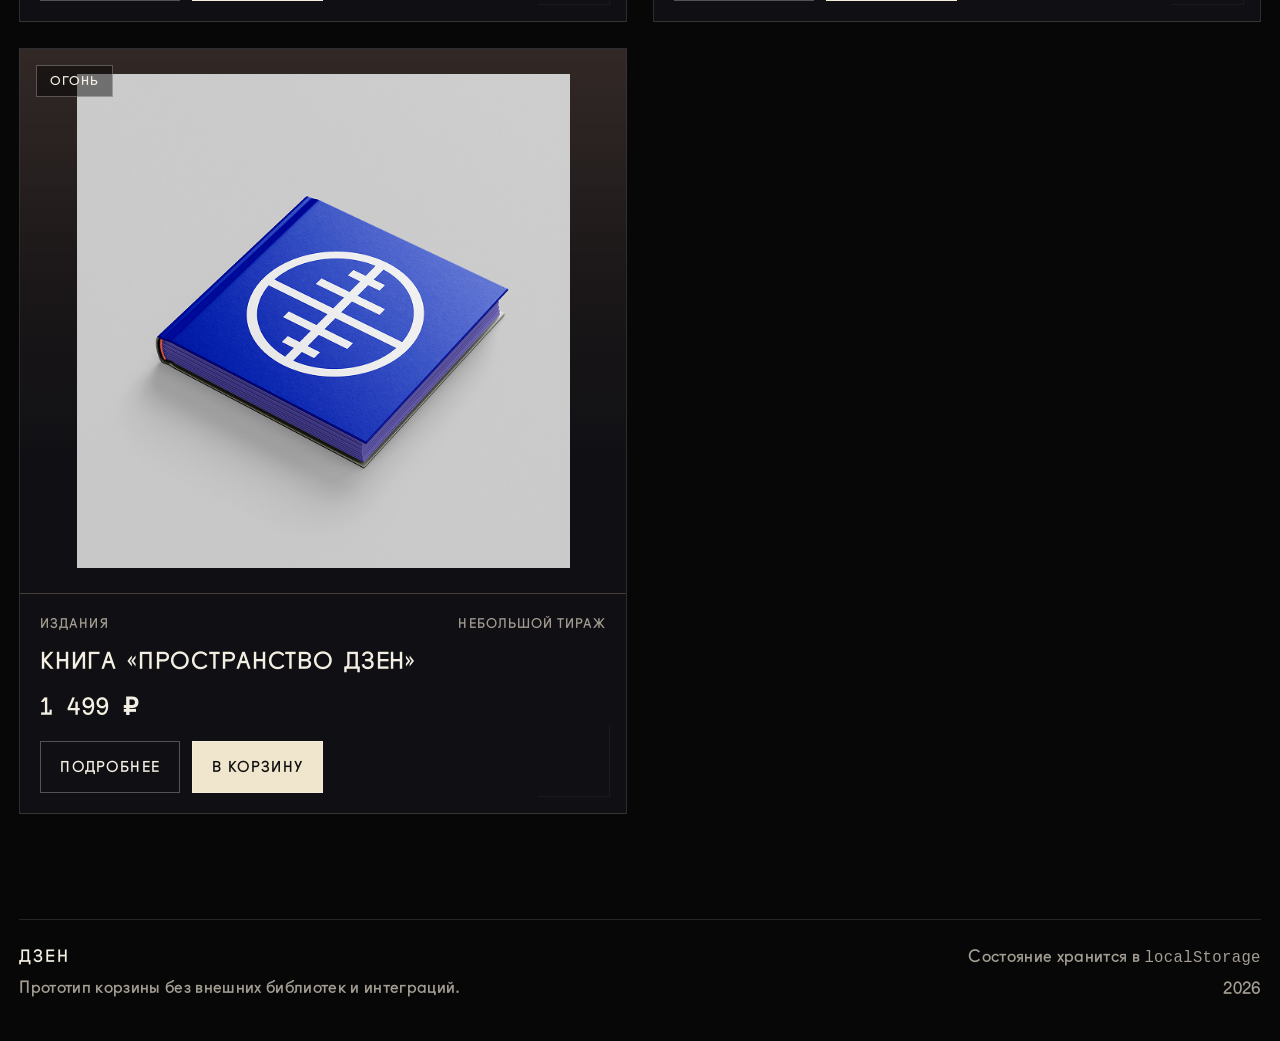
<file: legacy/reworked-prototype/cart.html>
<!DOCTYPE html>
<html lang="ru">
<head>
  <meta charset="UTF-8">
  <meta name="viewport" content="width=device-width, initial-scale=1.0">
  <title>Корзина — Дзен</title>
  <meta
    name="description"
    content="Корзина онлайн-магазина Дзен: список выбранных товаров, количество и итоговая стоимость."
  >
  <link rel="stylesheet" href="css/reset.css">
  <link rel="stylesheet" href="css/variables.css">
  <link rel="stylesheet" href="css/base.css">
  <link rel="stylesheet" href="css/layout.css">
  <link rel="stylesheet" href="css/components.css">
  <link rel="stylesheet" href="css/pages/cart.css">
  <script src="js/data.js" defer></script>
  <script src="js/main.js" defer></script>
  <script src="js/cart.js" defer></script>
</head>
<body class="page page-cart">
  <div class="site-shell">
    <header class="site-header">
      <a class="brand-mark" href="index.html" aria-label="Дзен, перейти на главную">
        <img src="assets/images/logo.png" alt="" width="58" height="58">
        <span class="brand-mark__text">
          <span class="brand-mark__title">Дзен</span>
          <span class="brand-mark__subtitle">cart / local prototype</span>
        </span>
      </a>

      <nav class="site-nav" aria-label="Основная навигация">
        <a href="index.html#catalog">Каталог</a>
        <a href="index.html#essence">Философия</a>
        <a href="index.html#house">Дом Дзен</a>
      </nav>

      <a class="cart-link is-current" href="cart.html" aria-current="page">
        <span>Корзина</span>
        <span class="cart-link__count" data-cart-count>0</span>
      </a>
    </header>

    <main>
      <section class="section">
        <div class="section-head">
          <div>
            <p class="eyebrow">Корзина</p>
            <h1 class="section-title">Собранные предметы</h1>
          </div>
          <p class="section-copy">
            Корзина работает на чистом JavaScript и хранится локально. Для статического
            сайта это надежнее, чем пытаться эмулировать серверную часть там, где ее нет.
          </p>
        </div>

        <div class="cart-root" data-cart-root></div>
      </section>

      <section class="section">
        <div class="section-head">
          <div>
            <p class="eyebrow">Рекомендации</p>
            <h2 class="section-title">Можно добавить к текущему набору</h2>
          </div>
          <p class="section-copy">
            Блок рекомендаций собирается автоматически из оставшихся товаров каталога.
          </p>
        </div>

        <div class="catalog-grid catalog-grid--compact" data-cart-recommendations></div>
      </section>
    </main>

    <footer class="site-footer">
      <div>
        <p class="site-footer__title">Дзен</p>
        <p class="site-footer__copy">Прототип корзины без внешних библиотек и интеграций.</p>
      </div>
      <div class="site-footer__meta">
        <p>Состояние хранится в <code>localStorage</code></p>
        <p><span data-current-year></span></p>
      </div>
    </footer>
  </div>
</body>
</html>
</file>
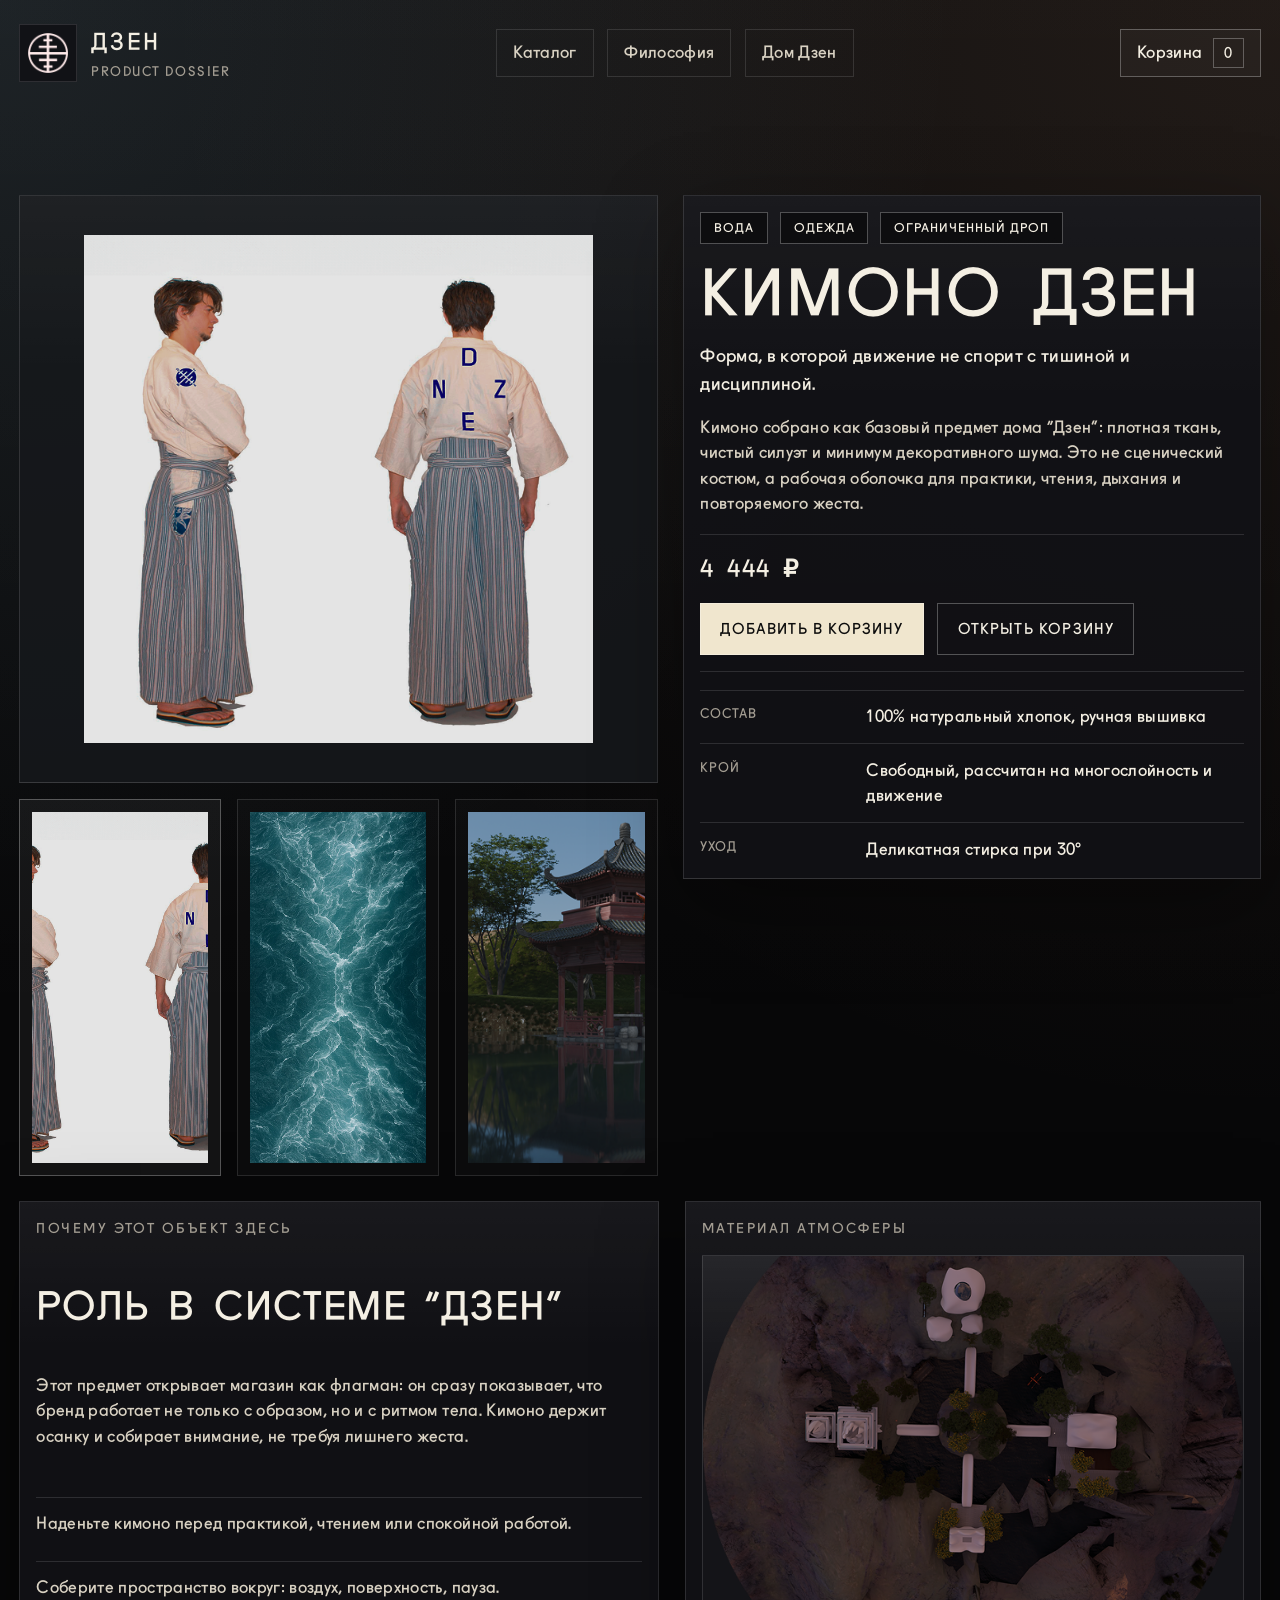
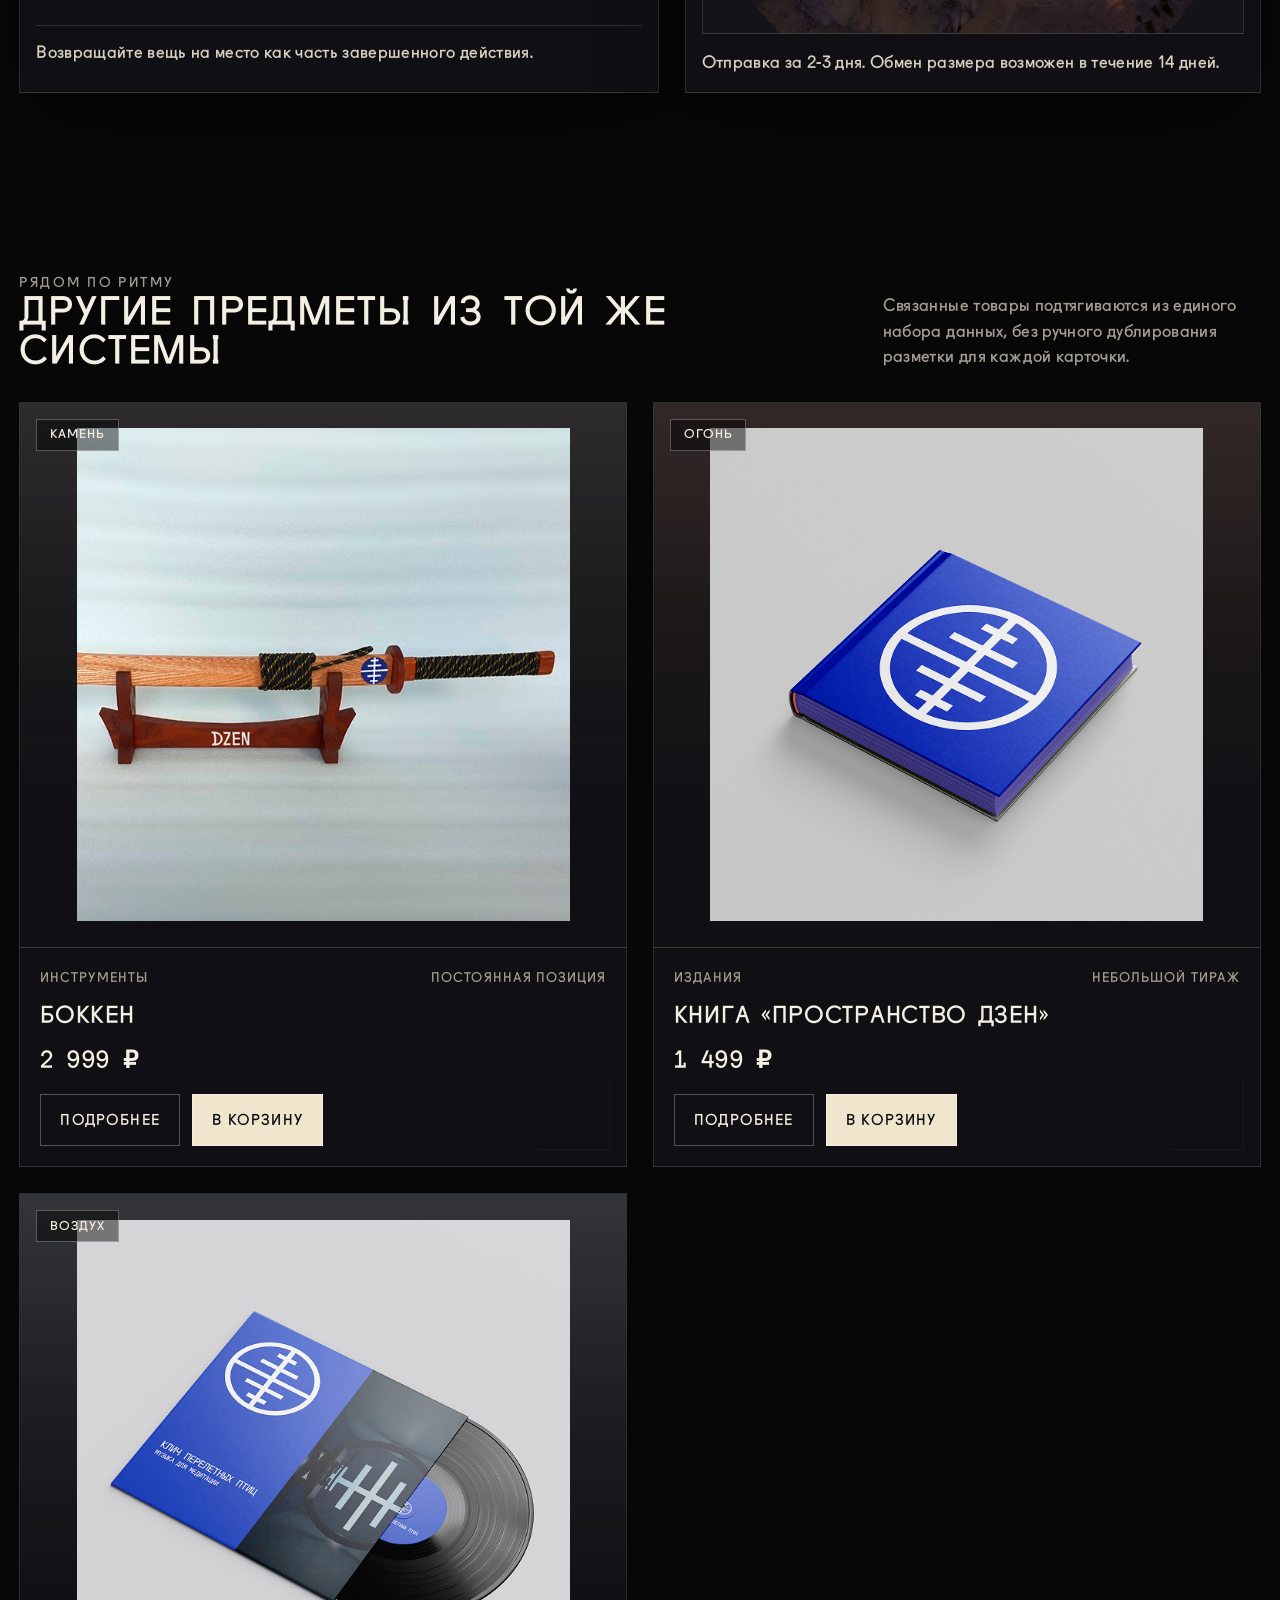
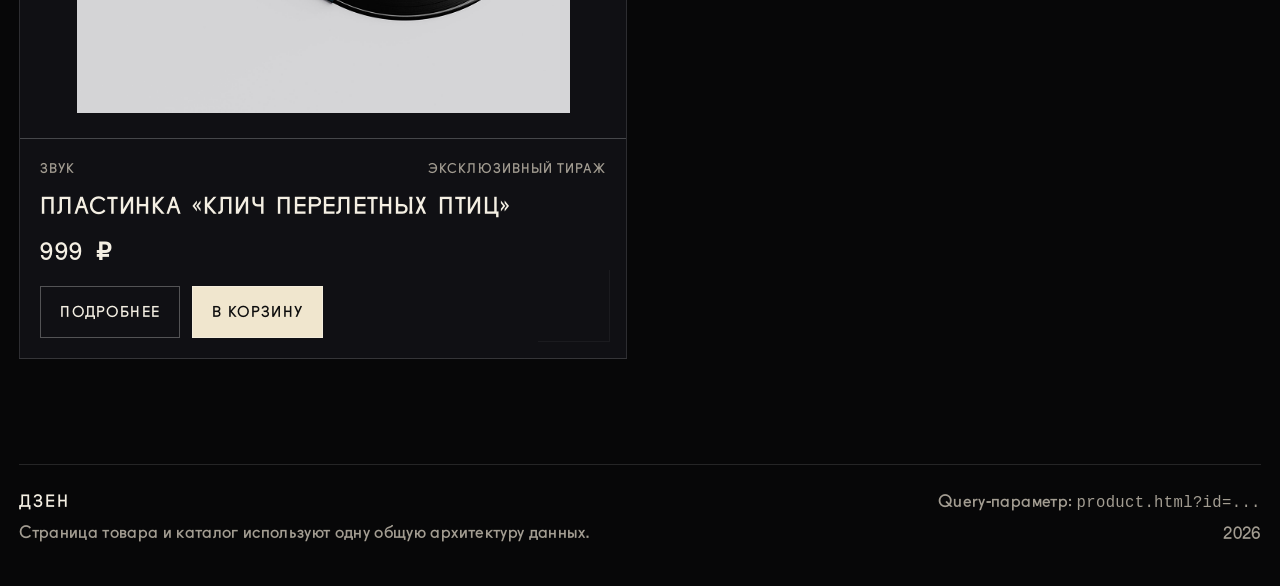
<file: legacy/reworked-prototype/product.html>
<!DOCTYPE html>
<html lang="ru">
<head>
  <meta charset="UTF-8">
  <meta name="viewport" content="width=device-width, initial-scale=1.0">
  <title>Товар — Дзен</title>
  <meta
    name="description"
    content="Страница товара бренда Дзен: детали, материалы, ритуал использования и добавление в корзину."
  >
  <link rel="stylesheet" href="css/reset.css">
  <link rel="stylesheet" href="css/variables.css">
  <link rel="stylesheet" href="css/base.css">
  <link rel="stylesheet" href="css/layout.css">
  <link rel="stylesheet" href="css/components.css">
  <link rel="stylesheet" href="css/pages/product.css">
  <script src="js/data.js" defer></script>
  <script src="js/main.js" defer></script>
  <script src="js/product.js" defer></script>
</head>
<body class="page page-product">
  <div class="site-shell">
    <header class="site-header">
      <a class="brand-mark" href="index.html" aria-label="Дзен, перейти на главную">
        <img src="assets/images/logo.png" alt="" width="58" height="58">
        <span class="brand-mark__text">
          <span class="brand-mark__title">Дзен</span>
          <span class="brand-mark__subtitle">product dossier</span>
        </span>
      </a>

      <nav class="site-nav" aria-label="Основная навигация">
        <a href="index.html#catalog">Каталог</a>
        <a href="index.html#essence">Философия</a>
        <a href="index.html#house">Дом Дзен</a>
      </nav>

      <a class="cart-link" href="cart.html">
        <span>Корзина</span>
        <span class="cart-link__count" data-cart-count>0</span>
      </a>
    </header>

    <main>
      <section class="section product-section">
        <div class="product-root" data-product-view></div>
      </section>

      <section class="section">
        <div class="section-head">
          <div>
            <p class="eyebrow">Рядом по ритму</p>
            <h2 class="section-title">Другие предметы из той же системы</h2>
          </div>
          <p class="section-copy">
            Связанные товары подтягиваются из единого набора данных, без ручного
            дублирования разметки для каждой карточки.
          </p>
        </div>
        <div class="catalog-grid catalog-grid--compact" data-related-products></div>
      </section>
    </main>

    <footer class="site-footer">
      <div>
        <p class="site-footer__title">Дзен</p>
        <p class="site-footer__copy">Страница товара и каталог используют одну общую архитектуру данных.</p>
      </div>
      <div class="site-footer__meta">
        <p>Query-параметр: <code>product.html?id=...</code></p>
        <p><span data-current-year></span></p>
      </div>
    </footer>
  </div>
</body>
</html>
</file>
<file: css/variables.css>
:root {
  --color-bg: #101010;
  --color-text: #f4f1e8;
  --color-muted: rgba(244, 241, 232, 0.62);
  --color-line: #f4f1e8;
  --color-surface: #161616;
  --color-surface-soft: #1d1d1d;
  --color-accent: #1f22ff;
  --color-social: #ff6b35;

  --font-base: "Fugue", Arial, sans-serif;
  --font-display: "Dela Gothic One", "Fugue", Arial, sans-serif;

  --page-max: 1440px;
  --page-pad: 64px;

  --gap-xs: 12px;
  --gap-sm: 20px;
  --gap-md: 32px;
  --gap-lg: 48px;
  --gap-xl: 72px;

  --catalog-gap: 24px;

  --border: 2px;
  --card-size: 360px;
}

@media (max-width: 900px) {
  :root {
    --page-pad: 40px;
    --card-size: 320px;
  }
}

@media (max-width: 560px) {
  :root {
    --page-pad: 20px;
    --card-size: 100%;
  }
}

@font-face {
  font-family: "Fugue";
  src: url("../assets/fonts/FUGUE_REGULAR.OTF") format("opentype");
  font-weight: 400;
  font-style: normal;
  font-display: swap;
}

@font-face {
  font-family: "Fugue";
  src: url("../assets/fonts/FUGUE_HEADLINE.OTF") format("opentype");
  font-weight: 600 900;
  font-style: normal;
  font-display: swap;
}

@font-face {
  font-family: "Dela Gothic One";
  src: url("../assets/fonts/DelaGothicOne-Cyrillic.woff2") format("woff2");
  font-weight: 400;
  font-style: normal;
  font-display: swap;
  unicode-range: U+0301, U+0400-045F, U+0490-0491, U+04B0-04B1, U+2116;
}

@font-face {
  font-family: "Dela Gothic One";
  src: url("../assets/fonts/DelaGothicOne-Latin.woff2") format("woff2");
  font-weight: 400;
  font-style: normal;
  font-display: swap;
  unicode-range: U+0000-00FF, U+0131, U+0152-0153, U+02BB-02BC, U+02C6, U+02DA, U+02DC, U+0304, U+0308, U+0329, U+2000-206F, U+20AC, U+2122, U+2191, U+2193, U+2212, U+2215, U+FEFF, U+FFFD;
}
</file>
<file: css/base.css>
body {
  margin: 0;
  background: var(--color-bg);
  color: var(--color-text);
  font-family: var(--font-base);
  font-size: 1rem;
  line-height: 1.5;
  overflow-x: hidden;
  min-height: 100vh;
  display: flex;
  flex-direction: column;
}

main {
  flex: 1;
}

h1,
h2,
h3 {
  font-family: var(--font-display);
  font-weight: 400;
  line-height: 1.15;
  letter-spacing: 0.02em;
}

h1 {
  font-size: clamp(1.75rem, 4vw, 2.75rem);
}

h2 {
  font-size: clamp(1.15rem, 2.2vw, 1.35rem);
}

.eyebrow {
  font-size: 0.75rem;
  letter-spacing: 0.2em;
  text-transform: uppercase;
  color: var(--color-muted);
  margin-bottom: var(--gap-xs);
}

.visually-hidden {
  position: absolute;
  width: 1px;
  height: 1px;
  padding: 0;
  margin: -1px;
  overflow: hidden;
  clip: rect(0, 0, 0, 0);
  white-space: nowrap;
  border: 0;
}
</file>
<file: css/layout.css>
.page-shell {
  width: min(100% - var(--page-pad) * 2, var(--page-max));
  margin-inline: auto;
}

.site-header {
  display: flex;
  flex-wrap: wrap;
  align-items: center;
  justify-content: space-between;
  gap: var(--gap-md);
  padding-block: var(--gap-md);
  border-bottom: var(--border) solid var(--color-line);
}

.site-header .brand {
  text-decoration: none;
  font-family: var(--font-display);
  font-size: 1.25rem;
  letter-spacing: 0.12em;
  text-transform: uppercase;
}

.site-footer {
  margin-top: var(--gap-xl);
  padding-block: var(--gap-lg);
  border-top: var(--border) solid rgba(244, 241, 232, 0.2);
}

.site-footer__inner {
  display: flex;
  flex-wrap: wrap;
  align-items: flex-start;
  justify-content: space-between;
  gap: var(--gap-lg);
}

.site-footer__nav {
  display: flex;
  flex-wrap: wrap;
  gap: var(--gap-sm);
}

.site-footer__meta {
  display: grid;
  gap: 0.45rem;
  max-width: 28ch;
  font-size: 0.875rem;
  color: var(--color-muted);
}

.site-footer__meta a {
  width: fit-content;
  color: var(--color-text);
  text-underline-offset: 0.22em;
}

.site-footer__meta a:hover,
.site-footer__meta a:focus-visible {
  color: var(--color-accent);
  outline: none;
}

.catalog-hero {
  display: grid;
  grid-template-columns: minmax(0, 1.1fr) minmax(0, 0.5fr);
  gap: var(--gap-lg);
  align-items: end;
  padding-block: var(--gap-xl);
}

@media (max-width: 900px) {
  .catalog-hero {
    grid-template-columns: 1fr;
    align-items: start;
  }
}

.catalog-hero__visual {
  justify-self: end;
  max-width: min(100%, 220px);
  aspect-ratio: 1;
  background: #e6e6e6;
  display: grid;
  place-items: center;
  overflow: hidden;
}

@media (max-width: 900px) {
  .catalog-hero__visual {
    justify-self: start;
    max-width: 180px;
  }
}

.catalog-hero__visual img {
  width: 100%;
  height: 100%;
  object-fit: contain;
}

.catalog-layout {
  display: block;
  width: min(100% - var(--page-pad) * 2, var(--page-max));
  margin-inline: auto;
  padding: 0;
  margin-bottom: var(--gap-xl);
}

.catalog-main {
  display: block;
  width: 100%;
  max-width: none;
  margin: 0;
  padding: 0;
  min-width: 0;
}

.category-header {
  display: grid;
  grid-template-columns: repeat(4, minmax(0, 1fr));
  column-gap: var(--catalog-gap);
  align-items: baseline;
  width: 100%;
  margin: 0 0 28px;
  padding: 0;
}

.catalog-section-block:has(> .filter-panel:not(.is-collapsed)) > .category-header {
  margin-bottom: 22px;
}

.category-title {
  grid-column: 1;
  margin: 0;
  font-size: 0.6875rem;
  letter-spacing: 0.08em;
  text-transform: uppercase;
  color: var(--color-text);
  font-weight: 400;
}

.category-title .category-count {
  color: var(--color-muted);
  margin-left: 0.25rem;
}

.filter-trigger {
  grid-column: 2;
  justify-self: start;
  display: inline-flex;
  align-items: baseline;
  gap: 0.4rem;
  margin: 0;
  padding: 0;
  border: 0;
  background: transparent;
  color: var(--color-text);
  font: inherit;
  font-size: 0.6875rem;
  letter-spacing: 0.08em;
  text-transform: uppercase;
  cursor: pointer;
}

.filter-trigger:hover,
.filter-trigger:focus-visible,
.filter-trigger[aria-expanded="true"] {
  color: var(--color-muted);
  outline: none;
}

.filter-trigger__count {
  color: var(--color-muted);
}

@media (max-width: 600px) {
  .category-header {
    grid-template-columns: repeat(2, minmax(0, 1fr));
  }
}

@media (max-width: 380px) {
  .category-header {
    grid-template-columns: 1fr;
  }

  .filter-trigger {
    grid-column: 1;
    justify-self: end;
  }
}

.filter-panel {
  width: 100%;
  margin: 0 0 36px;
  padding: 18px 0 22px;
  border-top: 1px solid rgba(244, 241, 232, 0.08);
  border-bottom: none;
}

.filter-panel[hidden],
.filter-panel.is-collapsed {
  display: none;
}

.filter-grid {
  display: grid;
  grid-template-columns: repeat(4, minmax(0, 1fr));
  gap: var(--gap-md) var(--catalog-gap);
  width: 100%;
}

.filter-group {
  padding: 0;
  min-height: 110px;
  text-align: left;
}

.filter-panel .filter-title {
  margin: 0 0 14px;
  font-family: var(--font-base);
  font-size: 11px;
  font-weight: 600;
  letter-spacing: 0.08em;
  line-height: 1.2;
  text-transform: uppercase;
  color: rgba(244, 241, 232, 0.38);
  text-align: left;
}

.filter-panel .filter-options {
  display: flex;
  flex-direction: column;
  align-items: flex-start;
  gap: 8px;
}

.filter-panel .filter-option {
  display: inline-block;
  width: fit-content;
  margin: 0;
  padding: 4px 8px;
  border: 1px solid transparent;
  background: transparent;
  color: var(--color-text);
  font-family: var(--font-base);
  font-size: 13px;
  font-weight: 400;
  letter-spacing: 0.01em;
  line-height: 1.2;
  text-transform: none;
  text-decoration: none;
  cursor: pointer;
  text-align: left;
  transition:
    background 160ms ease,
    color 160ms ease,
    border-color 160ms ease;
}

.filter-panel .filter-option:hover,
.filter-panel .filter-option:focus-visible {
  border-color: rgba(244, 241, 232, 0.45);
  outline: none;
}

.filter-panel .filter-option.is-active {
  background: var(--color-text);
  color: var(--color-bg);
  border-color: var(--color-text);
  text-decoration: none;
}

.filter-panel .filter-option.is-active:hover,
.filter-panel .filter-option.is-active:focus-visible {
  background: var(--color-text);
  color: var(--color-bg);
  border-color: var(--color-text);
}

.filter-panel .filter-option.is-disabled {
  color: rgba(244, 241, 232, 0.25);
  pointer-events: none;
}

@media (max-width: 768px) {
  .filter-grid {
    grid-template-columns: repeat(2, minmax(0, 1fr));
    gap: var(--gap-md) var(--catalog-gap);
  }

  .filter-group {
    padding: 0;
    min-height: 0;
  }
}

@media (max-width: 480px) {
  .filter-grid {
    grid-template-columns: 1fr;
    gap: var(--gap-md);
  }

  .filter-group {
    padding: 0;
  }
}

.catalog-grid {
  display: grid;
  grid-template-columns: repeat(4, minmax(0, 1fr));
  gap: var(--gap-md) var(--catalog-gap);
  width: 100%;
  max-width: none;
  margin: 0;
  padding: 0 0 var(--gap-xl);
}

.catalog-grid > .product-card {
  width: 100%;
  max-width: none;
  margin: 0;
}

@media (max-width: 600px) {
  .catalog-grid {
    grid-template-columns: repeat(2, minmax(0, 1fr));
  }
}

@media (max-width: 380px) {
  .catalog-grid {
    grid-template-columns: 1fr;
  }
}

.product-page__wrap {
  padding-block: var(--gap-md) var(--gap-xl);
}

.product-page__bar {
  display: flex;
  justify-content: flex-end;
  margin-bottom: var(--gap-lg);
}

.product-page {
  display: grid;
  grid-template-columns: minmax(0, 1.22fr) minmax(0, 0.72fr);
  gap: clamp(var(--gap-lg), 4vw, var(--gap-xl));
  align-items: start;
}

@media (max-width: 900px) {
  .product-page {
    grid-template-columns: 1fr;
    gap: var(--gap-lg);
  }
}

.product-page__media-col {
  min-width: 0;
}

.product-page__media {
  position: relative;
  aspect-ratio: 1;
  width: 100%;
  margin: 0;
  background: var(--color-surface);
  overflow: hidden;
}

.product-page__img {
  display: block;
  width: 100%;
  height: 100%;
  object-fit: cover;
  object-position: center center;
}

.product-page__nav {
  position: absolute;
  top: 50%;
  z-index: 1;
  display: grid;
  width: 2.25rem;
  height: 2.25rem;
  place-items: center;
  margin-top: -1.125rem;
  padding: 0;
  border: var(--border) solid rgba(244, 241, 232, 0.35);
  background: rgba(16, 16, 16, 0.45);
  color: var(--color-text);
  font-size: 1.25rem;
  line-height: 1;
  cursor: pointer;
  transition: background 0.2s ease, border-color 0.2s ease;
}

.product-page__nav[hidden] {
  display: none;
}

.product-page__nav .ui-icon {
  width: 1rem;
  height: 1rem;
}

.product-page__nav:hover,
.product-page__nav:focus-visible {
  background: rgba(16, 16, 16, 0.72);
  border-color: var(--color-line);
  outline: none;
}

.product-page__nav--prev {
  left: var(--gap-xs);
}

.product-page__nav--next {
  right: var(--gap-xs);
}

.product-page__info {
  display: flex;
  flex-direction: column;
  gap: var(--gap-xl);
  max-width: 46ch;
  padding-top: var(--gap-xs);
}

@media (max-width: 900px) {
  .product-page__info {
    max-width: none;
    padding-top: 0;
    gap: var(--gap-lg);
  }
}

.related-block {
  padding-block: var(--gap-xl);
  border-top: var(--border) solid rgba(244, 241, 232, 0.15);
}

.related-block h2 {
  margin-bottom: var(--gap-md);
  font-size: 1rem;
  letter-spacing: 0.15em;
  text-transform: uppercase;
  color: var(--color-muted);
}

.related-block .related-catalog.catalog-layout {
  width: 100%;
  margin: 0;
  padding: 0;
}

.related-block .related-catalog .catalog-grid {
  padding-bottom: 0;
}

.cart-layout {
  padding-block: var(--gap-xl);
  display: grid;
  gap: var(--gap-lg);
}
</file>
<file: css/components.css>
.skip-link {
  position: fixed;
  top: var(--gap-xs);
  left: var(--gap-xs);
  z-index: 20;
  padding: 0.65rem 0.9rem;
  background: var(--color-text);
  color: var(--color-bg);
  text-decoration: none;
  transform: translateY(calc(-100% - var(--gap-xs)));
  transition: transform 180ms ease;
}

.skip-link:focus {
  transform: translateY(0);
}

.ui-icon {
  display: block;
  width: 1.125rem;
  height: 1.125rem;
  flex: 0 0 auto;
  overflow: visible;
}

.ui-icon--forward,
.ui-icon--back,
.ui-icon--open,
.site-nav__icon {
  transition: transform 180ms cubic-bezier(0.23, 1, 0.32, 1);
}

.site-nav {
  display: flex;
  flex-wrap: wrap;
  align-items: center;
  justify-content: flex-end;
  gap: var(--gap-sm);
}

.site-nav a {
  display: inline-flex;
  align-items: center;
  gap: 0.55rem;
  padding: 0.55rem 1rem;
  border: var(--border) solid var(--color-line);
  text-decoration: none;
  font-size: 0.8125rem;
  letter-spacing: 0.08em;
  text-transform: uppercase;
  white-space: nowrap;
  transition: background 0.2s ease, color 0.2s ease;
}

.site-nav__icon {
  width: 1rem;
  height: 1rem;
}

.site-nav a:hover .site-nav__icon,
.site-nav a:focus-visible .site-nav__icon {
  transform: translateY(-0.1rem);
}

.site-nav a:hover,
.site-nav a:focus-visible {
  background: var(--color-surface-soft);
  outline: none;
}

.site-nav a[aria-current="page"] {
  background: var(--color-text);
  color: var(--color-bg);
}

.cart-count {
  display: inline-grid;
  min-width: 1.1rem;
  height: 1.1rem;
  padding: 0;
  align-items: center;
  justify-content: center;
  place-items: center;
  font-size: 0.72rem;
  line-height: 1;
  background: transparent;
  color: currentColor;
  border: none;
}

.site-nav a[aria-current="page"] .cart-count {
  background: transparent;
  color: currentColor;
}


.catalog-sort-label {
  font-size: 0.6875rem;
  letter-spacing: 0.12em;
  text-transform: uppercase;
  color: var(--color-muted);
}

.catalog-sort {
  min-width: 12rem;
  padding: 0.45rem 0.65rem;
  border: var(--border) solid var(--color-line);
  background: var(--color-bg);
  color: var(--color-text);
  font-family: var(--font-base);
  font-size: 0.8125rem;
  cursor: pointer;
}

.catalog-sort:focus-visible {
  outline: 2px solid var(--color-text);
  outline-offset: 2px;
}

.catalog-layout .product-card {
  display: flex;
  flex-direction: column;
  gap: var(--gap-sm);
  max-width: none;
  margin-inline: 0;
}

.catalog-layout .product-card__media {
  display: block;
  position: relative;
  width: 100%;
  aspect-ratio: 1 / 1;
  overflow: hidden;
  background: #e6e6e6;
}

.product-card__open,
.home-product__open,
.flow-recommendation__open,
.home-look__open {
  position: absolute;
  right: var(--gap-xs);
  bottom: var(--gap-xs);
  z-index: 3;
  display: grid;
  width: 2.5rem;
  height: 2.5rem;
  place-items: center;
  overflow: hidden;
  background: var(--color-bg);
  color: var(--color-text);
}

.product-card__open::after,
.home-product__open::after,
.flow-recommendation__open::after,
.home-look__open::after {
  position: absolute;
  left: 0;
  bottom: 0;
  width: 0.5rem;
  height: 0.5rem;
  border-bottom: 2px solid var(--color-accent);
  border-left: 2px solid var(--color-accent);
  content: "";
}

.product-card__open .ui-icon,
.home-product__open .ui-icon,
.flow-recommendation__open .ui-icon,
.home-look__open .ui-icon {
  width: 1rem;
  height: 1rem;
}

.product-card__media:hover .ui-icon--open,
.product-card__media:focus-visible .ui-icon--open,
.home-product__media:hover .ui-icon--open,
.home-product__media:focus-visible .ui-icon--open,
.flow-recommendation__media:hover .ui-icon--open,
.flow-recommendation__media:focus-visible .ui-icon--open,
.home-look:hover .ui-icon--open,
.home-look:focus-visible .ui-icon--open {
  transform: translate(0.15rem, -0.15rem);
}

.catalog-layout .product-card__media .product-card__image {
  position: absolute;
  inset: 0;
  width: 100%;
  height: 100%;
  object-fit: cover;
  object-position: center;
  transition: opacity 260ms ease;
}

.catalog-layout .product-card__image--primary {
  opacity: 1;
}

.catalog-layout .product-card__image--secondary {
  opacity: 0;
}

.catalog-layout .product-card__media:hover .product-card__image--secondary,
.catalog-layout .product-card__media:focus-visible .product-card__image--secondary,
.catalog-layout .product-card:focus-within .product-card__image--secondary {
  opacity: 1;
}

.catalog-layout .product-card__media:hover .product-card__image--primary,
.catalog-layout .product-card__media:focus-visible .product-card__image--primary,
.catalog-layout .product-card:focus-within .product-card__image--primary {
  opacity: 0;
}

.catalog-sections {
  display: block;
  width: 100%;
  max-width: none;
  margin: 0;
  padding-top: var(--gap-md);
}

.catalog-sections > .catalog-section-block + .catalog-section-block {
  margin-top: var(--gap-xl);
}

.catalog-section-block {
  display: block;
  width: 100%;
  max-width: none;
  margin: 0;
  padding: 0;
}

.catalog-layout .product-card__meta {
  display: flex;
  flex-direction: column;
  align-items: flex-start;
  gap: 0.15rem;
  padding-block: var(--gap-sm) var(--gap-md);
}

.catalog-layout .product-card__title {
  margin: 0;
  font-size: 0.6875rem;
  letter-spacing: 0.06em;
  text-transform: uppercase;
  text-decoration: none;
  color: var(--color-text);
  overflow: hidden;
  white-space: nowrap;
  text-overflow: ellipsis;
}

.catalog-layout .product-card__price {
  margin: 0;
  color: var(--color-muted);
  font-size: 0.6875rem;
  letter-spacing: 0.04em;
}

.catalog-layout .product-card__button {
  min-height: 2.25rem;
  padding: 0.45rem 0.8rem;
  border: var(--border) solid var(--color-line);
  background: transparent;
  color: var(--color-text);
  font: inherit;
  font-size: 0.6875rem;
  font-weight: 600;
  letter-spacing: 0.1em;
  text-transform: uppercase;
  cursor: pointer;
  white-space: nowrap;
  text-align: left;
}

.catalog-layout .product-card__button:hover,
.catalog-layout .product-card__button:focus-visible {
  background: var(--color-text);
  color: var(--color-bg);
  outline: none;
}

.product-card {
  position: relative;
  width: 100%;
  max-width: var(--card-size);
  margin-inline: auto;
}

.product-card > .product-card__footer,
.product-card > .product-card__actions {
  display: none;
}

.product-card__surface {
  position: relative;
  width: 100%;
  aspect-ratio: 1 / 1;
  overflow: hidden;
  background: #e6e6e6;
}

.product-card__image-link {
  display: block;
  width: 100%;
  height: 100%;
}

.product-card__image {
  display: block;
  width: 100%;
  height: 100%;
  object-fit: contain;
  border: 0;
}

.product-card__hover {
  position: absolute;
  inset: 0;
  z-index: 2;
  display: flex;
  flex-direction: column;
  justify-content: space-between;
  padding: clamp(20px, 2vw, 32px);
  background: var(--color-bg);
  border: var(--border) solid var(--color-line);
  opacity: 0;
  visibility: hidden;
  pointer-events: none;
  transition: opacity 180ms ease, visibility 180ms ease;
  overflow: hidden;
}

.product-card:hover .product-card__hover,
.product-card:focus-within .product-card__hover {
  opacity: 1;
  visibility: visible;
  pointer-events: auto;
}

.product-card__hover-main {
  min-height: 0;
}

.product-card__hover-title {
  margin: 0;
  font-family: var(--font-display);
  font-size: clamp(26px, 2vw, 38px);
  line-height: 1;
  text-transform: uppercase;
  white-space: nowrap;
  overflow: hidden;
  text-overflow: ellipsis;
}

.product-card__hover-description {
  margin: 18px 0 0;
  color: var(--color-muted);
  font-size: clamp(15px, 1.1vw, 18px);
  line-height: 1.35;
  display: -webkit-box;
  -webkit-line-clamp: 2;
  -webkit-box-orient: vertical;
  overflow: hidden;
}

.product-card__hover-bottom {
  display: grid;
  gap: 16px;
}

.product-card__hover-actions {
  display: flex;
  flex-direction: column;
  gap: var(--gap-xs);
  width: 100%;
}

.product-card__hover-price {
  margin: 0;
  font-size: clamp(20px, 1.6vw, 28px);
  line-height: 1;
  font-weight: 700;
}

.product-card__hover-button {
  width: 100%;
  min-height: 52px;
  border: var(--border) solid var(--color-line);
  background: transparent;
  color: var(--color-text);
  font: inherit;
  font-size: 15px;
  font-weight: 700;
  text-transform: uppercase;
  letter-spacing: 0.08em;
  cursor: pointer;
  text-decoration: none;
  display: inline-flex;
  align-items: center;
  justify-content: center;
  box-sizing: border-box;
}

a.product-card__hover-button {
  -webkit-tap-highlight-color: transparent;
}

.product-card__hover-button:hover,
.product-card__hover-button:focus-visible {
  background: var(--color-text);
  color: var(--color-bg);
  outline: none;
}

.product-card__hover-button--secondary {
  min-height: 44px;
  font-size: 0.75rem;
  font-weight: 600;
  letter-spacing: 0.1em;
  border-color: rgba(244, 241, 232, 0.35);
  color: var(--color-muted);
}

.product-card__hover-button--secondary:hover,
.product-card__hover-button--secondary:focus-visible {
  border-color: var(--color-line);
  color: var(--color-bg);
  background: var(--color-text);
}

.btn {
  display: inline-flex;
  align-items: center;
  justify-content: center;
  padding: 0.75rem 1.5rem;
  border: var(--border) solid var(--color-line);
  font-size: 0.8125rem;
  letter-spacing: 0.12em;
  text-transform: uppercase;
  text-decoration: none;
  color: inherit;
  transition: background 0.2s ease, color 0.2s ease;
}

.btn:hover,
.btn:focus-visible {
  background: var(--color-text);
  color: var(--color-bg);
  outline: none;
}

.btn--accent {
  border-color: var(--color-accent);
  color: var(--color-text);
}

.btn--accent:hover,
.btn--accent:focus-visible {
  background: var(--color-accent);
  color: var(--color-text);
}

.field-message {
  font-size: 0.8125rem;
  color: var(--color-muted);
  min-height: 1.25rem;
}

.field-message--error {
  color: #e8a598;
}

.size-picker {
  display: flex;
  flex-wrap: wrap;
  gap: var(--gap-xs);
}

.size-picker--product label {
  text-transform: lowercase;
  font-size: 0.8125rem;
  color: var(--color-muted);
}

.size-picker--product input:checked + label {
  color: var(--color-bg);
}

.size-picker--variants label {
  min-width: 4.5rem;
  letter-spacing: 0.04em;
  display: inline-flex;
  align-items: center;
  justify-content: center;
  gap: 0.45rem;
}

.variant-swatch {
  width: 0.75rem;
  height: 0.75rem;
  flex: 0 0 0.75rem;
  border: var(--border) solid currentColor;
  background: var(--variant-swatch);
}

.size-picker input {
  position: absolute;
  opacity: 0;
  pointer-events: none;
}

.size-picker label {
  min-width: 2.5rem;
  padding: 0.4rem 0.65rem;
  border: var(--border) solid var(--color-line);
  font-size: 0.8125rem;
  text-align: center;
  cursor: pointer;
  transition: background 0.15s ease, color 0.15s ease;
}

.size-picker input:focus-visible + label {
  outline: 2px solid var(--color-accent);
  outline-offset: 2px;
}

.size-picker input:checked + label {
  background: var(--color-text);
  color: var(--color-bg);
}

.quantity-control {
  display: inline-flex;
  align-items: center;
  border: var(--border) solid var(--color-line);
}

.quantity-control button {
  width: 2.5rem;
  height: 2.5rem;
  display: grid;
  place-items: center;
  border-right: 1px solid rgba(244, 241, 232, 0.2);
}

.quantity-control button .ui-icon {
  width: 0.9rem;
  height: 0.9rem;
}

.quantity-control button:last-child {
  border-right: none;
  border-left: 1px solid rgba(244, 241, 232, 0.2);
}

.quantity-control input {
  width: 3rem;
  text-align: center;
  border: none;
  background: transparent;
  padding: 0.25rem;
}

.product-price {
  font-size: 1.25rem;
  letter-spacing: 0.06em;
}

.product-page__back {
  display: inline-flex;
  align-items: center;
  gap: 0.55rem;
  font-size: 0.6875rem;
  letter-spacing: 0.18em;
  text-transform: uppercase;
  text-decoration: none;
  color: var(--color-muted);
  transition: color 0.2s ease;
}

.product-page__back .ui-icon,
.commerce-back-link .ui-icon {
  width: 0.95rem;
  height: 0.95rem;
}

.product-page__back:hover,
.product-page__back:focus-visible {
  color: var(--color-text);
  outline: none;
}

.product-page__back:hover .ui-icon--back,
.product-page__back:focus-visible .ui-icon--back,
.commerce-back-link:hover .ui-icon--back,
.commerce-back-link:focus-visible .ui-icon--back {
  transform: translateX(-0.15rem);
}

.product-page__lead {
  display: flex;
  flex-direction: column;
  gap: var(--gap-sm);
}

.product-page__title {
  margin: 0;
  font-family: var(--font-display);
  font-size: clamp(1.25rem, 2.4vw, 1.75rem);
  font-weight: 400;
  line-height: 1.15;
  letter-spacing: 0.04em;
  text-transform: uppercase;
}

.product-page__price {
  margin: 0;
  font-size: clamp(1.125rem, 1.8vw, 1.375rem);
  font-weight: 600;
  letter-spacing: 0.03em;
}

.product-page__label {
  margin: 0 0 var(--gap-xs);
  font-size: 0.75rem;
  letter-spacing: 0.12em;
  text-transform: lowercase;
  color: var(--color-muted);
}

.product-page__field {
  display: flex;
  flex-direction: column;
  gap: var(--gap-xs);
}

.product-page__field .field-message {
  margin-top: var(--gap-xs);
}

.product-page__description {
  margin: 0;
}

.product-page__description p {
  margin: 0;
  font-size: 0.875rem;
  line-height: 1.75;
  letter-spacing: 0.02em;
  text-transform: lowercase;
  color: var(--color-muted);
}

.product-specs {
  margin: 0;
  padding-top: var(--gap-lg);
  border-top: var(--border) solid rgba(244, 241, 232, 0.12);
}

.product-specs__pair {
  margin-bottom: var(--gap-md);
}

.product-specs__pair:last-child {
  margin-bottom: 0;
}

.product-specs dt {
  margin: 0;
  font-size: 0.75rem;
  letter-spacing: 0.06em;
  text-transform: lowercase;
  color: var(--color-muted);
}

.product-specs dd {
  margin: var(--gap-xs) 0 0;
  font-size: 0.8125rem;
  line-height: 1.5;
  letter-spacing: 0.02em;
  text-transform: lowercase;
  color: var(--color-text);
}

.btn--product-cta {
  width: 100%;
  min-height: 3rem;
  padding: 0.85rem 1.25rem;
  border: var(--border) solid var(--color-text);
  background: var(--color-text);
  color: var(--color-bg);
  font-size: 0.75rem;
  font-weight: 700;
  letter-spacing: 0.14em;
  text-transform: uppercase;
  cursor: pointer;
  transition: opacity 0.2s ease, background 0.2s ease;
}

.btn--product-cta:hover,
.btn--product-cta:focus-visible {
  opacity: 0.92;
  outline: 2px solid var(--color-text);
  outline-offset: 2px;
}

.product-description {
  color: var(--color-muted);
  line-height: 1.65;
}

.commerce-kicker {
  margin: 0;
  color: var(--color-muted);
  font-size: 0.6875rem;
  letter-spacing: 0.14em;
  text-transform: uppercase;
}

.commerce-button {
  display: inline-flex;
  align-items: center;
  justify-content: space-between;
  gap: var(--gap-md);
  min-height: 3.5rem;
  padding: 0.9rem 1rem;
  border: var(--border) solid var(--color-line);
  background: transparent;
  color: var(--color-text);
  font-family: var(--font-base);
  font-size: 0.75rem;
  font-weight: 700;
  letter-spacing: 0.1em;
  line-height: 1.2;
  text-align: left;
  text-decoration: none;
  text-transform: uppercase;
  cursor: pointer;
  transition: background 180ms ease, border-color 180ms ease, color 180ms ease, transform 120ms ease;
}

.commerce-button:hover,
.commerce-button:focus-visible {
  border-color: var(--color-text);
  background: var(--color-text);
  color: var(--color-bg);
  outline: none;
}

.commerce-button:focus-visible {
  box-shadow: 0 0 0 var(--border) var(--color-bg), 0 0 0 calc(var(--border) * 2) var(--color-text);
}

.commerce-button:active {
  transform: translateY(1px);
}

.commerce-button--primary {
  border-color: var(--color-accent);
  background: var(--color-accent);
  color: var(--color-text);
}

.commerce-button--primary:hover,
.commerce-button--primary:focus-visible {
  border-color: var(--color-text);
  background: var(--color-text);
  color: var(--color-bg);
}

.commerce-button--light {
  border-color: var(--color-text);
  background: var(--color-text);
  color: var(--color-accent);
}

.commerce-button--light:hover,
.commerce-button--light:focus-visible {
  border-color: var(--color-bg);
  background: var(--color-bg);
  color: var(--color-text);
}

.commerce-button--compact {
  min-height: 2.75rem;
  padding-block: 0.7rem;
}

.commerce-button:hover .ui-icon--forward,
.commerce-button:focus-visible .ui-icon--forward,
.commerce-button:hover .ui-icon--open,
.commerce-button:focus-visible .ui-icon--open {
  transform: translateX(0.15rem);
}

.checkout-steps {
  display: grid;
  grid-template-columns: repeat(3, minmax(0, 1fr));
  width: min(100%, 31rem);
  border-top: 1px solid rgba(244, 241, 232, 0.28);
  border-bottom: 1px solid rgba(244, 241, 232, 0.28);
}

.checkout-steps li {
  display: flex;
  align-items: center;
  gap: var(--gap-xs);
  min-width: 0;
  padding: 0.85rem 1rem;
  border-left: 1px solid rgba(244, 241, 232, 0.28);
  color: var(--color-muted);
  font-size: 0.6875rem;
  letter-spacing: 0.08em;
  text-transform: uppercase;
}

.checkout-steps li:first-child {
  border-left: 0;
}

.checkout-steps li[aria-current="step"] {
  background: var(--color-accent);
  color: var(--color-text);
}

.checkout-steps span {
  color: currentColor;
  font-variant-numeric: tabular-nums;
}

.commerce-empty {
  display: grid;
  justify-items: start;
  max-width: 52rem;
  min-height: 28rem;
  align-content: center;
  gap: var(--gap-sm);
  margin-block: var(--gap-xl);
  padding: clamp(var(--gap-md), 6vw, var(--gap-xl));
  border: var(--border) solid var(--color-line);
}

.commerce-empty[hidden] {
  display: none;
}

.commerce-empty h2 {
  max-width: 12ch;
  margin: 0;
  font-size: clamp(2.5rem, 5vw, 5rem);
  line-height: 0.96;
  letter-spacing: -0.02em;
}

.commerce-empty > p:not(.commerce-kicker) {
  max-width: 32rem;
  color: var(--color-muted);
}

.commerce-empty .commerce-button {
  min-width: min(100%, 18rem);
  margin-top: var(--gap-sm);
}

.cart-line {
  display: grid;
  grid-template-columns: minmax(9rem, 12rem) minmax(0, 1fr);
  gap: var(--gap-md);
  padding-block: var(--gap-md);
  border-top: 1px solid rgba(244, 241, 232, 0.26);
}

.cart-line:last-child {
  border-bottom: 1px solid rgba(244, 241, 232, 0.26);
}

.cart-line__media {
  display: block;
  aspect-ratio: 1;
  overflow: hidden;
  background: #d6d4cf;
}

.cart-line__media img {
  display: block;
  width: 100%;
  height: 100%;
  object-fit: cover;
  transition: transform 400ms cubic-bezier(0.23, 1, 0.32, 1);
}

.cart-line__media:hover img,
.cart-line__media:focus-visible img {
  transform: scale(1.015);
}

.cart-line__media:focus-visible {
  outline: var(--border) solid var(--color-text);
  outline-offset: 3px;
}

.cart-line__content {
  display: flex;
  flex-direction: column;
  min-width: 0;
}

.cart-line__heading,
.cart-line__footer {
  display: flex;
  align-items: flex-start;
  justify-content: space-between;
  gap: var(--gap-sm);
}

.cart-line__heading a {
  font-size: 0.875rem;
  letter-spacing: 0.04em;
  line-height: 1.4;
  text-decoration: none;
  text-transform: uppercase;
}

.cart-line__heading a:hover,
.cart-line__heading a:focus-visible,
.cart-line__remove:hover,
.cart-line__remove:focus-visible {
  color: var(--color-muted);
  outline: none;
}

.cart-line__heading p {
  margin-top: 0.35rem;
  color: var(--color-muted);
  font-size: 0.75rem;
}

.cart-line__remove {
  flex: 0 0 auto;
  padding: 0 0 0.2rem;
  border-bottom: 1px solid currentColor;
  color: var(--color-text);
  font-size: 0.6875rem;
  letter-spacing: 0.08em;
  text-transform: uppercase;
}

.cart-line__option {
  display: flex;
  gap: var(--gap-xs);
  margin-top: var(--gap-sm);
  color: var(--color-muted);
  font-size: 0.75rem;
}

.cart-line__option strong {
  color: var(--color-text);
  font-weight: 400;
}

.cart-line__footer {
  align-items: flex-end;
  margin-top: auto;
  padding-top: var(--gap-sm);
}

.cart-line__total {
  display: grid;
  justify-items: end;
  gap: 0.25rem;
  margin: 0;
}

.cart-line__total span {
  color: var(--color-muted);
  font-size: 0.6875rem;
  letter-spacing: 0.08em;
  text-transform: uppercase;
}

.cart-line__total strong {
  font-size: 1rem;
  font-weight: 400;
}

.quantity-control button:hover,
.quantity-control button:focus-visible {
  background: var(--color-text);
  color: var(--color-bg);
  outline: none;
}

.quantity-control input:focus-visible {
  outline: var(--border) solid var(--color-accent);
  outline-offset: -2px;
}

.order-summary {
  padding: clamp(var(--gap-sm), 3vw, var(--gap-md));
  border: var(--border) solid var(--color-line);
}

.order-summary__index {
  margin: 0;
  color: var(--color-accent);
  font-size: 0.6875rem;
  letter-spacing: 0.14em;
  text-transform: uppercase;
}

.order-summary h2 {
  margin: var(--gap-xs) 0 var(--gap-lg);
  font-size: clamp(1.75rem, 3vw, 2.75rem);
  line-height: 1;
  letter-spacing: -0.015em;
}

.order-summary__rows {
  margin: 0;
}

.order-summary__rows > div {
  display: flex;
  align-items: baseline;
  justify-content: space-between;
  gap: var(--gap-sm);
  padding-block: 0.8rem;
  border-top: 1px solid rgba(244, 241, 232, 0.18);
}

.order-summary__rows dt,
.order-summary__rows dd {
  margin: 0;
  font-size: 0.75rem;
  font-weight: 400;
}

.order-summary__rows dt {
  color: var(--color-muted);
}

.order-summary__rows dd {
  text-align: right;
}

.order-summary__rows .order-summary__total {
  padding-top: var(--gap-sm);
  border-top: var(--border) solid var(--color-line);
}

.order-summary__total dt,
.order-summary__total dd {
  color: var(--color-text);
  font-size: 0.9375rem;
}

.order-summary__note {
  margin: var(--gap-md) 0;
  color: var(--color-muted);
  font-size: 0.75rem;
  line-height: 1.55;
}

.order-summary .commerce-button {
  width: 100%;
}

.order-summary__continue {
  display: block;
  width: fit-content;
  margin: var(--gap-sm) auto 0;
  padding-bottom: 0.2rem;
  border-bottom: 1px solid currentColor;
  color: var(--color-muted);
  font-size: 0.6875rem;
  letter-spacing: 0.08em;
  text-decoration: none;
  text-transform: uppercase;
}

.order-summary__continue:hover,
.order-summary__continue:focus-visible {
  color: var(--color-text);
  outline: none;
}

.flow-recommendation {
  display: grid;
  grid-template-columns: minmax(0, 1fr) minmax(14rem, 24rem) minmax(16rem, 22rem);
  align-items: stretch;
  gap: var(--gap-lg);
  margin-top: 8rem;
  padding-block: var(--gap-xl);
  border-top: var(--border) solid var(--color-line);
  border-bottom: var(--border) solid var(--color-line);
}

.flow-recommendation[hidden] {
  display: none;
}

.flow-recommendation__copy {
  align-self: end;
}

.flow-recommendation__copy h2 {
  max-width: 10ch;
  margin: var(--gap-xs) 0 var(--gap-sm);
  font-size: clamp(2.25rem, 4.3vw, 4.5rem);
  line-height: 0.96;
  letter-spacing: -0.02em;
}

.flow-recommendation__copy > p:last-child {
  max-width: 30rem;
  color: var(--color-muted);
  line-height: 1.55;
}

.flow-recommendation__media {
  position: relative;
  display: block;
  aspect-ratio: 1;
  overflow: hidden;
  background: #d6d4cf;
}

.flow-recommendation__media img {
  display: block;
  width: 100%;
  height: 100%;
  object-fit: cover;
  transition: transform 500ms cubic-bezier(0.23, 1, 0.32, 1);
}

.flow-recommendation__media:hover img,
.flow-recommendation__media:focus-visible img {
  transform: scale(1.018);
}

.flow-recommendation__media:focus-visible {
  outline: var(--border) solid var(--color-text);
  outline-offset: 3px;
}

.flow-recommendation__product {
  display: flex;
  flex-direction: column;
  justify-content: flex-end;
  gap: var(--gap-md);
  min-width: 0;
}

.flow-recommendation__product a {
  display: block;
  font-size: 0.875rem;
  letter-spacing: 0.04em;
  line-height: 1.4;
  text-decoration: none;
  text-transform: uppercase;
}

.flow-recommendation__product a:hover,
.flow-recommendation__product a:focus-visible {
  color: var(--color-muted);
  outline: none;
}

.flow-recommendation__product p {
  margin-top: var(--gap-xs);
  color: var(--color-muted);
  font-size: 0.8125rem;
}

.checkout-panel {
  padding-top: var(--gap-md);
  border-top: var(--border) solid var(--color-line);
}

.checkout-panel + .checkout-panel {
  margin-top: var(--gap-xl);
}

.checkout-panel__header {
  display: grid;
  grid-template-columns: 3rem minmax(0, 1fr);
  align-items: start;
  gap: var(--gap-sm);
  margin-bottom: var(--gap-lg);
}

.checkout-panel__header > span {
  display: grid;
  width: 3rem;
  aspect-ratio: 1;
  place-items: center;
  background: var(--color-accent);
  font-size: 0.75rem;
}

.checkout-panel__header h2 {
  margin: 0;
  font-size: clamp(1.75rem, 3vw, 2.75rem);
  line-height: 1;
  letter-spacing: -0.015em;
}

.checkout-panel__header p {
  margin-top: var(--gap-xs);
  color: var(--color-muted);
  font-size: 0.8125rem;
}

.checkout-fields {
  display: grid;
  grid-template-columns: repeat(2, minmax(0, 1fr));
  gap: var(--gap-sm);
}

.checkout-field {
  display: flex;
  flex-direction: column;
  min-width: 0;
  color: var(--color-muted);
  font-size: 0.6875rem;
  letter-spacing: 0.08em;
  text-transform: uppercase;
}

.checkout-field--wide {
  grid-column: 1 / -1;
}

.checkout-field input {
  width: 100%;
  min-height: 3.5rem;
  margin-top: 0.55rem;
  padding: 0.85rem 1rem;
  border: 1px solid rgba(244, 241, 232, 0.38);
  border-radius: 0;
  background: var(--color-surface);
  color: var(--color-text);
  font-family: var(--font-base);
  font-size: 1rem;
  letter-spacing: 0;
  text-transform: none;
  transition: border-color 160ms ease, background 160ms ease;
}

.checkout-field input::placeholder {
  color: rgba(244, 241, 232, 0.35);
}

.checkout-field input:hover {
  border-color: rgba(244, 241, 232, 0.72);
}

.checkout-field input:focus-visible {
  border-color: var(--color-accent);
  background: var(--color-surface-soft);
  outline: var(--border) solid var(--color-accent);
  outline-offset: -2px;
}

.checkout-field input[aria-invalid="true"] {
  border-color: #e8a598;
}

.checkout-field__error {
  min-height: 1.2rem;
  padding-top: 0.35rem;
  color: #e8a598;
  font-size: 0.6875rem;
  letter-spacing: 0;
  line-height: 1.3;
  text-transform: none;
}

.checkout-consent {
  display: grid;
  grid-template-columns: 1.1rem minmax(0, 1fr);
  gap: 0.45rem 0.7rem;
  align-items: start;
  margin-top: var(--gap-md);
  padding: var(--gap-sm);
  border: var(--border) solid rgba(244, 241, 232, 0.24);
  color: var(--color-muted);
  font-size: 0.8125rem;
  line-height: 1.5;
}

.checkout-consent input {
  width: 1.1rem;
  height: 1.1rem;
  margin: 0.15rem 0 0;
  accent-color: var(--color-accent);
}

.checkout-consent input:focus-visible {
  outline: 2px solid var(--color-accent);
  outline-offset: 3px;
}

.checkout-consent a {
  color: var(--color-text);
  text-underline-offset: 0.2em;
}

.checkout-consent .checkout-field__error {
  grid-column: 2;
  padding-top: 0;
}

.checkout-submit {
  margin-top: var(--gap-xl);
  padding-top: var(--gap-md);
  border-top: var(--border) solid var(--color-line);
}

.checkout-submit .commerce-button {
  width: 100%;
}

.checkout-submit > p:last-child {
  max-width: 34rem;
  margin-top: var(--gap-sm);
  color: var(--color-muted);
  font-size: 0.75rem;
  line-height: 1.5;
}

.checkout-form-error {
  min-height: 1.5rem;
  margin: 0 0 var(--gap-xs);
  color: #e8a598;
  font-size: 0.8125rem;
}

.checkout-summary__items {
  display: grid;
  gap: var(--gap-sm);
  margin-bottom: var(--gap-md);
}

.checkout-summary__item {
  display: grid;
  grid-template-columns: 4.5rem minmax(0, 1fr) auto;
  align-items: center;
  gap: var(--gap-xs);
  padding-bottom: var(--gap-sm);
  border-bottom: 1px solid rgba(244, 241, 232, 0.18);
}

.checkout-summary__item img {
  display: block;
  width: 4.5rem;
  aspect-ratio: 1;
  object-fit: cover;
  background: #d6d4cf;
}

.checkout-summary__item h3 {
  margin: 0;
  font-family: var(--font-base);
  font-size: 0.75rem;
  font-weight: 400;
  letter-spacing: 0.03em;
  line-height: 1.35;
  text-transform: uppercase;
}

.checkout-summary__item p {
  margin-top: 0.3rem;
  color: var(--color-muted);
  font-size: 0.6875rem;
}

.checkout-summary__item strong {
  font-size: 0.75rem;
  font-weight: 400;
  white-space: nowrap;
}

@media (max-width: 560px) {
  .site-nav {
    display: grid;
    grid-template-columns: repeat(3, minmax(0, 1fr));
    width: 100%;
    gap: var(--gap-xs);
  }

  .site-nav a {
    justify-content: center;
    min-width: 0;
    padding: 0.6rem 0.35rem;
    gap: 0.35rem;
    font-size: 0.625rem;
    letter-spacing: 0.05em;
  }

  .site-nav__icon {
    width: 0.875rem;
    height: 0.875rem;
  }

  .cart-count {
    min-width: 0.8rem;
    height: 0.8rem;
    font-size: 0.625rem;
  }
}

@media (prefers-reduced-motion: reduce) {
  .commerce-button,
  .cart-line__media img,
  .flow-recommendation__media img,
  .checkout-field input,
  .ui-icon {
    transition: none;
  }
}

.not-found {
  padding: var(--gap-xl) 0;
  text-align: center;
  color: var(--color-muted);
}

.not-found a {
  color: var(--color-text);
}

.not-found h1 {
  margin-block: var(--gap-xs) var(--gap-sm);
  color: var(--color-text);
}

.not-found__action {
  margin-top: var(--gap-md);
}
</file>
<file: css/pages.css>
/* Page-specific tweaks */

/* Homepage */
.page-homepage {
  overflow-x: hidden;
}

.page-homepage .site-header {
  flex-wrap: nowrap;
  padding-block: 1.125rem;
  border-bottom-width: 1px;
}

.page-homepage .site-footer {
  margin-top: 0;
}

.home-page {
  width: 100%;
  overflow: clip;
}

.home-hero {
  padding-block: var(--gap-sm) var(--gap-xl);
}

.home-hero__stage {
  position: relative;
  isolation: isolate;
  height: clamp(34rem, calc(100dvh - 8rem), 50rem);
  overflow: hidden;
  background: var(--color-surface);
}

.home-hero__poster,
.home-hero__shade {
  position: absolute;
  inset: 0;
  width: 100%;
  height: 100%;
}

.home-hero__poster {
  display: block;
  object-fit: cover;
  object-position: center;
}

.home-hero__shade {
  z-index: 1;
  background:
    linear-gradient(90deg, rgba(10, 10, 10, 0.8) 0%, rgba(10, 10, 10, 0.36) 45%, rgba(10, 10, 10, 0.06) 75%),
    linear-gradient(0deg, rgba(10, 10, 10, 0.72) 0%, transparent 56%);
  pointer-events: none;
}

.home-hero__copy {
  position: absolute;
  left: clamp(1.5rem, 4vw, 4rem);
  bottom: clamp(1.5rem, 5vw, 4.5rem);
  z-index: 2;
  max-width: min(52rem, calc(100% - 3rem));
}

.home-hero__label {
  margin: 0 0 var(--gap-sm);
  font-size: 0.6875rem;
  letter-spacing: 0.14em;
  text-transform: uppercase;
}

.home-hero h1 {
  margin: 0;
  max-width: none;
  font-size: clamp(2.75rem, 4.8vw, 4.75rem);
  line-height: 0.94;
  letter-spacing: -0.02em;
  text-wrap: balance;
}

.home-hero h1 span {
  display: block;
  white-space: nowrap;
}

.home-hero__text {
  max-width: 31rem;
  margin: var(--gap-sm) 0 0;
  color: rgba(244, 241, 232, 0.78);
  font-size: clamp(0.9375rem, 1.3vw, 1.125rem);
  line-height: 1.55;
}

.home-button {
  display: inline-flex;
  align-items: center;
  justify-content: space-between;
  gap: 2.5rem;
  min-width: 14rem;
  margin-top: var(--gap-md);
  padding: 0.95rem 1rem;
  border: var(--border) solid var(--color-accent);
  background: var(--color-accent);
  color: var(--color-text);
  font-size: 0.75rem;
  font-weight: 700;
  letter-spacing: 0.1em;
  text-decoration: none;
  text-transform: uppercase;
  transition: background 180ms ease, border-color 180ms ease, color 180ms ease, transform 120ms ease;
}

.home-button:hover,
.home-button:focus-visible {
  border-color: var(--color-text);
  background: var(--color-text);
  color: var(--color-bg);
  outline: none;
}

.home-button:focus-visible {
  box-shadow: 0 0 0 var(--border) var(--color-bg), 0 0 0 calc(var(--border) * 2) var(--color-text);
}

.home-button:active {
  transform: translateY(1px);
}

.home-button:hover .ui-icon--forward,
.home-button:focus-visible .ui-icon--forward,
.about-button:hover .ui-icon--forward,
.about-button:focus-visible .ui-icon--forward {
  transform: translateX(0.15rem);
}

.home-drop,
.home-routes,
.home-lookbook {
  padding-block: 6.5rem;
}

.home-section-heading {
  display: grid;
  grid-template-columns: minmax(0, 1.35fr) minmax(18rem, 0.65fr);
  align-items: end;
  gap: var(--gap-lg);
  margin-bottom: var(--gap-lg);
  padding-bottom: var(--gap-md);
  border-bottom: var(--border) solid var(--color-line);
}

.home-section-heading h2 {
  margin: 0;
  font-size: clamp(2.4rem, 4.4vw, 4.75rem);
  line-height: 0.95;
  letter-spacing: -0.02em;
  text-wrap: balance;
}

.home-section-heading p {
  max-width: 35rem;
  margin: 0;
  color: var(--color-muted);
  line-height: 1.55;
}

.home-section-heading--compact {
  grid-template-columns: minmax(0, 1fr) minmax(18rem, 0.55fr);
}

.home-product-grid {
  display: grid;
  grid-template-columns: repeat(4, minmax(0, 1fr));
  gap: var(--catalog-gap);
}

.home-product {
  min-width: 0;
}

.home-product__media {
  position: relative;
  display: block;
  aspect-ratio: 1;
  overflow: hidden;
  background: #d6d4cf;
}

.home-product__image {
  position: absolute;
  inset: 0;
  display: block;
  width: 100%;
  height: 100%;
  object-fit: cover;
  transition: opacity 240ms ease, transform 500ms cubic-bezier(0.16, 1, 0.3, 1);
}

.home-product__image--secondary {
  opacity: 0;
}

.home-product__media:hover .home-product__image--primary,
.home-product__media:focus-visible .home-product__image--primary {
  opacity: 0;
}

.home-product__media:hover .home-product__image--secondary,
.home-product__media:focus-visible .home-product__image--secondary {
  opacity: 1;
  transform: scale(1.012);
}

.home-product__media:focus-visible {
  outline: var(--border) solid var(--color-text);
  outline-offset: 3px;
}

.home-product__meta {
  display: flex;
  align-items: flex-start;
  justify-content: space-between;
  gap: var(--gap-sm);
  padding-block: var(--gap-sm);
  border-bottom: 1px solid rgba(244, 241, 232, 0.24);
}

.home-product__meta a,
.home-product__meta p {
  margin: 0;
  font-size: 0.75rem;
  letter-spacing: 0.05em;
  line-height: 1.35;
  text-transform: uppercase;
}

.home-product__meta a {
  min-width: 0;
  overflow: hidden;
  text-decoration: none;
  text-overflow: ellipsis;
  white-space: nowrap;
}

.home-product__meta a:hover,
.home-product__meta a:focus-visible {
  color: var(--color-muted);
  outline: none;
}

.home-product__meta p {
  flex: 0 0 auto;
  color: var(--color-muted);
}

.home-routes {
  padding-top: 4rem;
}

.home-routes__grid {
  display: grid;
  grid-template-columns: minmax(0, 7fr) minmax(0, 5fr);
  grid-template-rows: repeat(2, minmax(17rem, 1fr));
  gap: var(--catalog-gap);
  min-height: 47rem;
}

.home-route {
  position: relative;
  isolation: isolate;
  min-height: 0;
  overflow: hidden;
  color: var(--color-text);
  text-decoration: none;
}

.home-route--clothing {
  grid-row: 1 / 3;
}

.home-route > img,
.home-route__overlay {
  position: absolute;
  inset: 0;
  width: 100%;
  height: 100%;
}

.home-route > img {
  display: block;
  object-fit: cover;
  transition: transform 650ms cubic-bezier(0.16, 1, 0.3, 1);
}

.home-route__overlay {
  z-index: 1;
  background: linear-gradient(0deg, rgba(10, 10, 10, 0.76) 0%, rgba(10, 10, 10, 0.03) 64%);
}

.home-route__caption {
  position: absolute;
  inset: auto var(--gap-md) var(--gap-md);
  z-index: 2;
  display: grid;
  justify-items: start;
  gap: var(--gap-xs);
}

.home-route__caption strong {
  font-family: var(--font-display);
  font-size: clamp(1.75rem, 3vw, 3.5rem);
  font-weight: 400;
  letter-spacing: -0.015em;
  line-height: 0.95;
}

.home-route__caption > span {
  display: inline-flex;
  align-items: center;
  gap: 0.45rem;
  font-size: 0.6875rem;
  letter-spacing: 0.1em;
  text-transform: uppercase;
  white-space: nowrap;
}

.home-route__caption .ui-icon {
  width: 0.9rem;
  height: 0.9rem;
}

.home-route:hover .ui-icon--open,
.home-route:focus-visible .ui-icon--open,
.home-inline-link:hover .ui-icon--open,
.home-inline-link:focus-visible .ui-icon--open,
.home-support__link:hover .ui-icon--open,
.home-support__link:focus-visible .ui-icon--open {
  transform: translate(0.14rem, -0.14rem);
}

.home-route:hover > img,
.home-route:focus-visible > img {
  transform: scale(1.025);
}

.home-route:focus-visible {
  outline: var(--border) solid var(--color-text);
  outline-offset: 3px;
}

.home-story {
  display: grid;
  grid-template-columns: minmax(0, 7fr) minmax(20rem, 5fr);
  padding-block: 6.5rem;
}

.home-story__media {
  min-height: 34rem;
  margin: 0;
  overflow: hidden;
}

.home-story__media img {
  display: block;
  width: 100%;
  height: 100%;
  object-fit: cover;
  object-position: center;
  transition: transform 700ms cubic-bezier(0.16, 1, 0.3, 1);
}

.home-story__media:hover img {
  transform: scale(1.018);
}

.home-story__copy {
  display: flex;
  flex-direction: column;
  align-items: flex-start;
  justify-content: flex-end;
  min-height: 34rem;
  padding: clamp(2rem, 4vw, 4.5rem);
  border: var(--border) solid var(--color-line);
  background: var(--color-accent);
}

.home-story__copy h2 {
  max-width: 12ch;
  margin: 0;
  font-size: clamp(2.4rem, 3.7vw, 4.5rem);
  line-height: 0.96;
  letter-spacing: -0.02em;
  text-wrap: balance;
}

.home-story__copy p {
  max-width: 31rem;
  margin: var(--gap-md) 0 0;
  line-height: 1.6;
}

.home-inline-link {
  display: inline-flex;
  align-items: center;
  gap: 0.55rem;
  margin-top: var(--gap-lg);
  padding-bottom: 0.25rem;
  border-bottom: 1px solid currentColor;
  color: currentColor;
  font-size: 0.75rem;
  font-weight: 700;
  letter-spacing: 0.1em;
  text-decoration: none;
  text-transform: uppercase;
}

.home-inline-link:hover,
.home-inline-link:focus-visible {
  opacity: 0.72;
  outline: none;
}

.home-lookbook__grid {
  display: grid;
  grid-template-columns: minmax(0, 7fr) minmax(0, 5fr);
  gap: var(--catalog-gap);
  align-items: end;
}

.home-look {
  position: relative;
  display: block;
  overflow: hidden;
  color: var(--color-text);
  text-decoration: none;
}

.home-look--full {
  aspect-ratio: 4 / 5;
}

.home-look--detail {
  aspect-ratio: 1;
}

.home-look img {
  display: block;
  width: 100%;
  height: 100%;
  object-fit: cover;
  transition: transform 650ms cubic-bezier(0.16, 1, 0.3, 1);
}

.home-look > span:not(.home-look__open) {
  position: absolute;
  left: var(--gap-sm);
  bottom: var(--gap-sm);
  padding: 0.55rem 0.7rem;
  background: var(--color-bg);
  font-size: 0.6875rem;
  letter-spacing: 0.1em;
  text-transform: uppercase;
}

.home-look:hover img,
.home-look:focus-visible img {
  transform: scale(1.022);
}

.home-look:focus-visible {
  outline: var(--border) solid var(--color-text);
  outline-offset: 3px;
}

.home-support {
  display: grid;
  grid-template-columns: minmax(0, 1fr) auto;
  align-items: end;
  gap: var(--gap-lg);
  margin-bottom: 6.5rem;
  padding-block: var(--gap-xl);
  border-top: var(--border) solid var(--color-line);
  border-bottom: var(--border) solid var(--color-line);
}

.home-support h2 {
  max-width: 15ch;
  margin: 0;
  font-size: clamp(2.25rem, 3.6vw, 4rem);
  line-height: 0.98;
  letter-spacing: -0.02em;
  text-wrap: balance;
}

.home-support p {
  max-width: 34rem;
  margin: var(--gap-sm) 0 0;
  color: var(--color-muted);
  line-height: 1.55;
}

.home-support__link {
  display: inline-flex;
  align-items: center;
  justify-content: space-between;
  gap: 3rem;
  min-width: 20rem;
  padding: 1rem;
  border: var(--border) solid var(--color-line);
  color: var(--color-text);
  font-size: 0.75rem;
  letter-spacing: 0.06em;
  text-decoration: none;
}

.home-support__link:hover,
.home-support__link:focus-visible {
  background: var(--color-text);
  color: var(--color-bg);
  outline: none;
}

.home-footer__brand {
  margin: 0 0 var(--gap-sm);
}

@media (max-width: 1100px) {
  .home-product-grid {
    grid-template-columns: repeat(2, minmax(0, 1fr));
    gap: var(--gap-lg) var(--catalog-gap);
  }

  .home-story {
    grid-template-columns: minmax(0, 3fr) minmax(20rem, 2fr);
  }
}

@media (max-width: 900px) {
  .home-section-heading,
  .home-section-heading--compact,
  .home-support {
    grid-template-columns: 1fr;
    align-items: start;
  }

  .home-section-heading {
    gap: var(--gap-sm);
  }

  .home-routes__grid {
    grid-template-columns: 1fr 1fr;
    grid-template-rows: minmax(27rem, 1.35fr) minmax(20rem, 1fr);
    min-height: 0;
  }

  .home-route--clothing {
    grid-column: 1 / -1;
    grid-row: auto;
  }

  .home-story {
    grid-template-columns: 1fr;
  }

  .home-story__media {
    min-height: 0;
    aspect-ratio: 16 / 9;
  }

  .home-story__copy {
    min-height: 27rem;
  }

  .home-support__link {
    min-width: min(100%, 24rem);
  }
}

@media (max-width: 640px) {
  .page-homepage .site-header {
    flex-wrap: wrap;
    align-items: flex-start;
    gap: var(--gap-sm);
  }

  .page-homepage .site-nav {
    gap: 0.4rem;
  }

  .page-homepage .site-nav a {
    padding-inline: 0.65rem;
    font-size: 0.6875rem;
  }

  .home-hero {
    padding-block: var(--gap-xs) var(--gap-lg);
  }

  .home-hero__stage {
    height: min(43rem, calc(100dvh - 9rem));
    min-height: 30rem;
  }

  .home-hero__poster {
    object-position: 66% center;
  }

  .home-hero__shade {
    background:
      linear-gradient(0deg, rgba(10, 10, 10, 0.9) 0%, rgba(10, 10, 10, 0.35) 70%, rgba(10, 10, 10, 0.12) 100%),
      linear-gradient(90deg, rgba(10, 10, 10, 0.38) 0%, transparent 70%);
  }

  .home-hero__copy {
    left: var(--gap-sm);
    right: var(--gap-sm);
    bottom: var(--gap-md);
    max-width: none;
  }

  .home-hero h1 {
    font-size: clamp(1.5rem, 7vw, 2.7rem);
    line-height: 0.96;
  }

  .home-hero__text {
    max-width: 25rem;
  }

  .home-button {
    width: 100%;
    min-width: 0;
  }

  .home-drop,
  .home-routes,
  .home-lookbook,
  .home-story {
    padding-block: 5rem;
  }

  .home-section-heading h2 {
    font-size: clamp(2rem, 8.5vw, 2.5rem);
  }

  .home-product-grid,
  .home-routes__grid,
  .home-lookbook__grid {
    grid-template-columns: 1fr;
  }

  .home-product-grid {
    gap: var(--gap-lg);
  }

  .home-routes__grid {
    grid-template-rows: none;
  }

  .home-route,
  .home-route--clothing {
    grid-column: auto;
    grid-row: auto;
    min-height: 25rem;
  }

  .home-route__caption {
    inset: auto var(--gap-sm) var(--gap-sm);
  }

  .home-story__media {
    aspect-ratio: 4 / 3;
  }

  .home-story__media img {
    object-position: 57% center;
  }

  .home-story__copy {
    min-height: 24rem;
    padding: var(--gap-md);
  }

  .home-story__copy h2 {
    max-width: none;
    font-size: clamp(2rem, 8.5vw, 2.5rem);
  }

  .home-support h2 {
    font-size: clamp(2rem, 8.5vw, 2.5rem);
  }

  .home-lookbook__grid {
    align-items: stretch;
  }

  .home-look--full,
  .home-look--detail {
    aspect-ratio: 4 / 5;
  }

  .home-support {
    margin-bottom: 5rem;
    padding-block: var(--gap-lg);
  }

  .home-support__link {
    width: 100%;
    min-width: 0;
    gap: var(--gap-sm);
  }
}

@media (max-width: 390px) {
  .page-homepage .site-header {
    flex-wrap: wrap;
  }
}

@media (prefers-reduced-motion: reduce) {
  .home-button,
  .home-product__image,
  .home-route > img,
  .home-story__media img,
  .home-look img {
    transition: none;
  }
}

/* Legal and error pages */
.page-legal .site-footer,
.page-error .site-footer {
  margin-top: 0;
}

.legal-page,
.error-page {
  padding-block: clamp(4rem, 10vw, 9rem);
}

.legal-page__header,
.error-page__inner {
  display: grid;
  grid-template-columns: minmax(0, 0.65fr) minmax(0, 1.35fr);
  gap: var(--gap-xl);
  align-items: end;
  padding-bottom: var(--gap-xl);
  border-bottom: var(--border) solid var(--color-line);
}

.legal-page__header h1,
.error-page h1 {
  max-width: 10ch;
  margin: 0;
  font-size: clamp(3rem, 8vw, 7rem);
  line-height: 0.92;
  letter-spacing: -0.03em;
}

.legal-page__header p,
.error-page__copy {
  max-width: 42rem;
  color: var(--color-muted);
  line-height: 1.7;
}

.legal-page__content {
  display: grid;
  grid-template-columns: repeat(2, minmax(0, 1fr));
  gap: 0 var(--gap-xl);
  padding-top: var(--gap-xl);
}

.legal-page__section {
  padding-block: var(--gap-lg);
  border-bottom: 1px solid rgba(244, 241, 232, 0.18);
}

.legal-page__section h2 {
  margin: 0 0 var(--gap-sm);
  font-size: clamp(1.25rem, 2.5vw, 1.75rem);
}

.legal-page__section p,
.legal-page__section li {
  color: var(--color-muted);
  line-height: 1.75;
}

.legal-page__section ul {
  display: grid;
  gap: var(--gap-xs);
  padding-left: 1.15rem;
}

.error-page__code {
  margin: 0 0 var(--gap-sm);
  color: var(--color-accent);
  font-family: var(--font-display);
  font-size: clamp(4rem, 14vw, 12rem);
  line-height: 0.75;
}

.error-page__actions {
  display: flex;
  flex-wrap: wrap;
  gap: var(--gap-sm);
  margin-top: var(--gap-md);
}

@media (max-width: 760px) {
  .legal-page__header,
  .error-page__inner,
  .legal-page__content {
    grid-template-columns: 1fr;
  }

  .legal-page,
  .error-page {
    padding-block: 4rem 6rem;
  }
}

/* Cart and checkout */
.page-cart .site-footer,
.page-checkout .site-footer {
  margin-top: 0;
}

.cart-layout,
.checkout-layout {
  padding-bottom: 8rem;
}

.commerce-hero {
  display: grid;
  grid-template-columns: minmax(0, 1fr) auto;
  align-items: end;
  gap: var(--gap-xl);
  padding-block: 6.5rem var(--gap-xl);
  border-bottom: var(--border) solid var(--color-line);
}

.commerce-hero[hidden],
.checkout-flow[hidden] {
  display: none;
}

.commerce-hero h1 {
  margin: var(--gap-xs) 0 0;
  font-size: clamp(3rem, 6vw, 6rem);
  line-height: 0.94;
  letter-spacing: -0.02em;
}

.cart-flow,
.checkout-flow {
  padding-top: var(--gap-xl);
}

.cart-grid {
  display: grid;
  grid-template-columns: minmax(0, 8fr) minmax(19rem, 4fr);
  align-items: start;
  gap: var(--gap-xl);
}

.cart-lines__header {
  display: flex;
  align-items: baseline;
  justify-content: space-between;
  gap: var(--gap-sm);
  margin-bottom: var(--gap-sm);
}

.cart-lines__header h2 {
  margin: 0;
  font-family: var(--font-base);
  font-size: 0.75rem;
  font-weight: 400;
  letter-spacing: 0.1em;
  text-transform: uppercase;
}

.cart-lines__header p {
  color: var(--color-muted);
  font-size: 0.75rem;
}

.cart-grid > .order-summary,
.checkout-summary {
  position: sticky;
  top: var(--gap-md);
}

.commerce-footer__brand {
  margin: 0 0 var(--gap-sm);
}

.checkout-flow {
  display: grid;
  grid-template-columns: minmax(0, 7fr) minmax(20rem, 5fr);
  align-items: start;
  gap: var(--gap-xl);
}

.commerce-back-link {
  display: inline-flex;
  align-items: center;
  gap: 0.55rem;
  margin-bottom: var(--gap-lg);
  padding-bottom: 0.2rem;
  border-bottom: 1px solid currentColor;
  color: var(--color-muted);
  font-size: 0.6875rem;
  letter-spacing: 0.08em;
  text-decoration: none;
  text-transform: uppercase;
}

.commerce-back-link:hover,
.commerce-back-link:focus-visible {
  color: var(--color-text);
  outline: none;
}

.checkout-success {
  display: grid;
  grid-template-columns: minmax(0, 1.2fr) minmax(18rem, 0.8fr);
  gap: var(--gap-xl);
  min-height: 38rem;
  margin-top: 6.5rem;
  padding: clamp(var(--gap-md), 6vw, var(--gap-xl));
  background: var(--color-accent);
}

.checkout-success[hidden] {
  display: none;
}

.checkout-success__lead {
  align-self: end;
}

.checkout-success__lead .commerce-kicker {
  color: rgba(244, 241, 232, 0.72);
}

.checkout-success__mark {
  margin: 0 0 var(--gap-lg);
  font-family: var(--font-display);
  font-size: clamp(3rem, 7vw, 7rem);
  line-height: 0.8;
}

.checkout-success h1 {
  max-width: 9ch;
  margin: 0;
  font-size: clamp(3rem, 6vw, 6rem);
  line-height: 0.94;
  letter-spacing: -0.02em;
}

.checkout-success__lead > p:last-child {
  max-width: 38rem;
  margin-top: var(--gap-md);
  line-height: 1.6;
}

.checkout-success__details {
  align-self: end;
  margin: 0;
  border-top: var(--border) solid var(--color-text);
}

.checkout-success__details > div {
  display: grid;
  grid-template-columns: minmax(6rem, 0.5fr) minmax(0, 1fr);
  gap: var(--gap-sm);
  padding-block: var(--gap-sm);
  border-bottom: 1px solid rgba(244, 241, 232, 0.48);
}

.checkout-success__details dt,
.checkout-success__details dd {
  margin: 0;
  font-size: 0.8125rem;
  line-height: 1.5;
}

.checkout-success__details dt {
  color: rgba(244, 241, 232, 0.7);
}

.checkout-success .commerce-button {
  align-self: end;
  justify-self: start;
  min-width: min(100%, 20rem);
  grid-column: 2;
}

@media (max-width: 1050px) {
  .cart-grid,
  .checkout-flow {
    grid-template-columns: 1fr;
  }

  .cart-grid > .order-summary,
  .checkout-summary {
    position: static;
    justify-self: end;
    width: min(100%, 32rem);
  }

  .flow-recommendation {
    grid-template-columns: minmax(0, 1fr) minmax(14rem, 20rem);
  }

  .flow-recommendation__copy {
    grid-column: 1 / -1;
  }
}

@media (max-width: 900px) {
  .cart-layout,
  .checkout-layout {
    padding-bottom: 5rem;
  }

  .commerce-hero {
    grid-template-columns: 1fr;
    gap: var(--gap-lg);
    padding-block: 4.5rem var(--gap-lg);
  }

  .commerce-hero h1 {
    font-size: clamp(2.5rem, 12vw, 4rem);
  }

  .checkout-steps {
    width: 100%;
  }

  .cart-line {
    grid-template-columns: 8rem minmax(0, 1fr);
    gap: var(--gap-sm);
  }

  .flow-recommendation {
    grid-template-columns: 1fr;
    gap: var(--gap-md);
    margin-top: 5rem;
  }

  .flow-recommendation__copy {
    grid-column: auto;
    margin-bottom: var(--gap-sm);
  }

  .flow-recommendation__media {
    width: min(100%, 26rem);
  }

  .flow-recommendation__product {
    width: min(100%, 26rem);
  }

  .checkout-success {
    grid-template-columns: 1fr;
    min-height: 0;
    margin-top: 4.5rem;
  }

  .checkout-success__lead,
  .checkout-success__details {
    align-self: auto;
  }

  .checkout-success .commerce-button {
    grid-column: auto;
  }
}

@media (max-width: 560px) {
  .checkout-steps li {
    flex-direction: column;
    align-items: flex-start;
    gap: 0.25rem;
    padding-inline: 0.65rem;
    font-size: 0.625rem;
  }

  .commerce-empty {
    min-height: 23rem;
    padding: var(--gap-md);
  }

  .commerce-empty h2 {
    font-size: clamp(2.25rem, 12vw, 3.25rem);
  }

  .cart-line {
    grid-template-columns: 6.75rem minmax(0, 1fr);
    align-items: start;
  }

  .cart-line__heading {
    display: grid;
  }

  .cart-line__remove {
    justify-self: start;
  }

  .cart-line__footer {
    display: grid;
    justify-items: start;
  }

  .cart-line__total {
    justify-items: start;
  }

  .checkout-fields {
    grid-template-columns: 1fr;
  }

  .checkout-field--wide {
    grid-column: auto;
  }

  .checkout-panel__header {
    grid-template-columns: 2.75rem minmax(0, 1fr);
  }

  .checkout-panel__header > span {
    width: 2.75rem;
  }

  .checkout-success h1 {
    font-size: clamp(2.5rem, 13vw, 4rem);
  }

  .checkout-success__details > div {
    grid-template-columns: 1fr;
    gap: 0.35rem;
  }
}

.principle-card {
  padding: var(--gap-md);
  border: var(--border) solid var(--color-line);
  background: var(--color-surface);
}

.principle-card h3 {
  font-size: 0.875rem;
  letter-spacing: 0.12em;
  text-transform: uppercase;
  margin-bottom: var(--gap-xs);
}

.principle-card p {
  font-size: 0.875rem;
  color: var(--color-muted);
  line-height: 1.55;
}

@media (max-width: 390px) {
  .site-nav {
    width: 100%;
    justify-content: flex-start;
  }
}

/* About page */
.page-about .site-header {
  flex-wrap: nowrap;
  padding-block: 1.125rem;
  border-bottom-width: 1px;
}

.page-about .site-footer {
  margin-top: 0;
}

.about-page {
  width: 100%;
  overflow: clip;
}

.about-hero {
  min-height: calc(100dvh - 4.75rem);
  display: grid;
  grid-template-columns: repeat(12, minmax(0, 1fr));
  grid-template-rows: minmax(0, 1fr);
  column-gap: var(--catalog-gap);
  padding-block: clamp(var(--gap-lg), 7vh, 6rem);
}

.about-hero__copy {
  position: relative;
  z-index: 2;
  grid-column: 1 / 10;
  grid-row: 1;
  align-self: center;
  padding-block: clamp(var(--gap-lg), 9vh, 7rem);
}

.about-hero__eyebrow {
  margin: 0 0 var(--gap-md);
  color: var(--color-text);
  font-size: 0.6875rem;
  letter-spacing: 0.14em;
  text-transform: uppercase;
}

.about-hero h1 {
  margin: 0;
  font-size: clamp(4.5rem, 8.4vw, 8.75rem);
  line-height: 0.84;
  letter-spacing: -0.045em;
}

.about-hero h1 span {
  display: block;
}

.about-hero h1 span:last-child {
  color: var(--color-accent);
  white-space: nowrap;
}

.about-hero__intro {
  max-width: 31rem;
  margin-top: var(--gap-lg);
}

.about-hero__intro p {
  margin: 0;
  color: var(--color-muted);
  font-size: clamp(1rem, 1.25vw, 1.125rem);
  line-height: 1.6;
  text-wrap: pretty;
}

.about-button {
  display: inline-flex;
  align-items: center;
  justify-content: space-between;
  gap: 2rem;
  min-width: 10.75rem;
  margin-top: var(--gap-md);
  padding: 0.9rem 1rem;
  border: var(--border) solid var(--color-accent);
  background: var(--color-accent);
  color: var(--color-text);
  font-size: 0.75rem;
  font-weight: 700;
  letter-spacing: 0.11em;
  text-decoration: none;
  text-transform: uppercase;
  white-space: nowrap;
  transition: background 220ms ease, color 220ms ease, border-color 220ms ease, transform 120ms ease;
}

.about-button:hover,
.about-button:focus-visible {
  border-color: var(--color-text);
  background: var(--color-text);
  color: var(--color-bg);
  outline: none;
}

.about-button:focus-visible {
  box-shadow: 0 0 0 var(--border) var(--color-bg), 0 0 0 calc(var(--border) * 2) var(--color-text);
}

.about-button:active {
  transform: translateY(1px);
}

.about-hero__media {
  position: relative;
  z-index: 0;
  grid-column: 5 / -1;
  grid-row: 1;
  align-self: center;
  height: min(70dvh, 44rem);
  min-height: 34rem;
  margin: 0;
  background: var(--color-surface);
  overflow: hidden;
}

.about-hero__media::after {
  position: absolute;
  inset: 0;
  background: linear-gradient(90deg, rgba(16, 16, 16, 0.58) 0%, rgba(16, 16, 16, 0.08) 33%, transparent 58%);
  content: "";
  pointer-events: none;
}

.about-hero__media img {
  display: block;
  width: 100%;
  height: 100%;
  object-fit: cover;
  object-position: center;
  transition: transform 700ms cubic-bezier(0.16, 1, 0.3, 1);
}

.about-hero__media:hover img {
  transform: scale(1.018);
}

.about-manifesto {
  position: relative;
  isolation: isolate;
  min-height: min(34rem, 72dvh);
  display: flex;
  align-items: flex-end;
  padding: clamp(var(--gap-lg), 7vw, 6.5rem);
  background: var(--color-surface) url("../assets/images/about-ink-texture.jpg") center / cover no-repeat;
  overflow: hidden;
}

.about-manifesto::before {
  content: "";
  position: absolute;
  inset: 0;
  z-index: -1;
  background: linear-gradient(90deg, var(--color-bg) 0%, transparent 80%);
  opacity: 0.82;
  pointer-events: none;
}

.about-manifesto__inner {
  max-width: 56rem;
}

.about-manifesto h2,
.about-craft h2,
.about-contact h2 {
  margin: 0;
  font-size: clamp(2.75rem, 6.5vw, 6.75rem);
  line-height: 0.92;
  letter-spacing: -0.03em;
  text-wrap: balance;
}

.about-manifesto p {
  max-width: 38rem;
  margin: var(--gap-md) 0 0;
  font-size: clamp(1rem, 1.45vw, 1.25rem);
  line-height: 1.55;
  text-wrap: pretty;
}

.about-craft {
  padding-block: clamp(6rem, 12vw, 11rem);
}

.about-craft__heading {
  max-width: 58rem;
  margin-bottom: clamp(var(--gap-lg), 7vw, 6rem);
}

.about-craft__heading p {
  max-width: 39rem;
  margin: var(--gap-md) 0 0;
  color: var(--color-muted);
  font-size: clamp(1rem, 1.25vw, 1.125rem);
  line-height: 1.6;
  text-wrap: pretty;
}

.about-craft__grid {
  display: grid;
  grid-template-columns: minmax(0, 7fr) minmax(18rem, 5fr);
  align-items: start;
  gap: var(--gap-xl);
}

.about-craft__gallery {
  display: grid;
  grid-template-columns: minmax(0, 2fr) minmax(0, 1fr);
  grid-template-rows: repeat(2, minmax(0, 1fr));
  gap: var(--gap-sm);
}

.about-craft__image {
  margin: 0;
  aspect-ratio: 1;
  background: var(--color-surface);
  overflow: hidden;
}

.about-craft__image--main {
  grid-row: 1 / 3;
  aspect-ratio: auto;
}

.about-craft__image img {
  display: block;
  width: 100%;
  height: 100%;
  object-fit: cover;
  transition: transform 600ms cubic-bezier(0.16, 1, 0.3, 1), opacity 240ms ease;
}

.about-craft__image:hover img {
  transform: scale(1.025);
  opacity: 0.88;
}

.about-principles {
  border-top: var(--border) solid var(--color-line);
}

.about-principles article {
  display: grid;
  grid-template-columns: minmax(6rem, 0.75fr) minmax(0, 1.25fr);
  gap: var(--gap-md);
  padding-block: var(--gap-md);
  border-bottom: var(--border) solid var(--color-line);
}

.about-principles h3 {
  margin: 0;
  color: var(--color-accent);
  font-family: var(--font-base);
  font-size: 0.75rem;
  font-weight: 700;
  letter-spacing: 0.12em;
  line-height: 1.5;
  text-transform: uppercase;
}

.about-principles p {
  margin: 0;
  color: var(--color-muted);
  font-size: 0.9375rem;
  line-height: 1.55;
  text-wrap: pretty;
}

.about-contact {
  display: grid;
  grid-template-columns: minmax(0, 5fr) minmax(0, 7fr);
  gap: var(--gap-xl);
  padding-block: clamp(6rem, 10vw, 9rem);
  border-top: var(--border) solid var(--color-line);
}

.about-contact__intro p {
  max-width: 28rem;
  margin: var(--gap-md) 0 0;
  color: var(--color-muted);
  line-height: 1.6;
  text-wrap: pretty;
}

.about-contact__links {
  border-top: var(--border) solid var(--color-line);
}

.about-contact__links a {
  display: grid;
  grid-template-columns: minmax(10rem, 0.9fr) minmax(0, 1.1fr) auto;
  align-items: center;
  gap: var(--gap-md);
  padding-block: 1.35rem;
  border-bottom: var(--border) solid var(--color-line);
  color: var(--color-text);
  font-size: 0.875rem;
  text-decoration: none;
  transition: color 180ms ease, background 180ms ease;
}

.about-contact__links a:hover,
.about-contact__links a:focus-visible {
  background: var(--color-surface-soft);
  color: var(--color-accent);
  outline: none;
}

.about-contact__links strong {
  min-width: 0;
  overflow-wrap: anywhere;
  font-weight: 400;
}

.about-contact__arrow {
  width: 1.125rem;
  height: 1.125rem;
  transition: transform 180ms ease;
}

.about-contact__links a:hover .about-contact__arrow,
.about-contact__links a:focus-visible .about-contact__arrow {
  transform: translate(0.18rem, -0.18rem);
}

.about-contact__legal {
  grid-column: 1 / -1;
  display: flex;
  flex-wrap: wrap;
  justify-content: space-between;
  gap: var(--gap-sm) var(--gap-lg);
  margin: var(--gap-lg) 0 0;
  color: var(--color-muted);
  font-size: 0.75rem;
  letter-spacing: 0.04em;
}

@media (prefers-reduced-motion: no-preference) {
  .about-hero__copy > *,
  .about-hero__media {
    opacity: 0;
    animation: about-enter 760ms cubic-bezier(0.16, 1, 0.3, 1) forwards;
  }

  .about-hero__copy > :nth-child(2) {
    animation-delay: 100ms;
  }

  .about-hero__copy > :nth-child(3) {
    animation-delay: 180ms;
  }

  .about-hero__media {
    animation-delay: 80ms;
  }

  @supports (animation-timeline: view()) {
    .about-reveal {
      opacity: 0.25;
      transform: translateY(2rem);
      animation: about-reveal both linear;
      animation-timeline: view();
      animation-range: entry 5% cover 28%;
    }
  }
}

@keyframes about-enter {
  from {
    opacity: 0;
    transform: translateY(1.5rem);
  }

  to {
    opacity: 1;
    transform: translateY(0);
  }
}

@keyframes about-reveal {
  to {
    opacity: 1;
    transform: translateY(0);
  }
}

@media (max-width: 1100px) {
  .about-craft__grid {
    grid-template-columns: minmax(0, 3fr) minmax(17rem, 2fr);
    gap: var(--gap-lg);
  }

  .about-principles article {
    grid-template-columns: 1fr;
    gap: var(--gap-xs);
  }
}

@media (max-width: 900px) {
  .about-hero {
    min-height: auto;
    grid-template-columns: 1fr;
    grid-template-rows: auto auto;
    row-gap: 0;
  }

  .about-hero__copy {
    grid-column: 1;
    grid-row: auto;
    max-width: 44rem;
    padding-block: clamp(var(--gap-lg), 10vw, 6rem) var(--gap-lg);
  }

  .about-hero__media {
    grid-column: 1;
    grid-row: auto;
    height: auto;
    min-height: 0;
    aspect-ratio: 3 / 2;
  }

  .about-craft__grid,
  .about-contact {
    grid-template-columns: 1fr;
  }

  .about-craft__grid {
    gap: var(--gap-lg);
  }

  .about-principles article {
    grid-template-columns: minmax(6rem, 0.75fr) minmax(0, 1.25fr);
    gap: var(--gap-md);
  }
}

@media (max-width: 640px) {
  .page-about .site-header {
    flex-wrap: wrap;
    align-items: flex-start;
    gap: var(--gap-sm);
  }

  .page-about .site-nav {
    gap: 0.4rem;
  }

  .page-about .site-nav a {
    padding-inline: 0.65rem;
    font-size: 0.6875rem;
  }

  .about-hero {
    padding-block: var(--gap-md) var(--gap-lg);
  }

  .about-hero h1 {
    font-size: clamp(3rem, 13vw, 4.5rem);
  }

  .about-hero h1 span:last-child {
    font-size: 0.75em;
    letter-spacing: -0.035em;
  }

  .about-hero__copy {
    padding-block: var(--gap-lg) var(--gap-md);
  }

  .about-hero__eyebrow {
    margin-bottom: var(--gap-sm);
  }

  .about-hero__intro {
    margin-top: var(--gap-md);
  }

  .about-manifesto {
    min-height: 27rem;
    padding: var(--gap-md);
  }

  .about-hero__media {
    aspect-ratio: 4 / 3;
  }

  .about-manifesto::before {
    background: linear-gradient(0deg, var(--color-bg) 0%, transparent 100%);
  }

  .about-manifesto h2,
  .about-craft h2,
  .about-contact h2 {
    font-size: clamp(2.5rem, 13vw, 4rem);
  }

  .about-craft {
    padding-block: 6rem;
  }

  .about-craft__gallery {
    grid-template-columns: 1fr 1fr;
    grid-template-rows: auto auto;
  }

  .about-craft__image--main {
    grid-row: auto;
    grid-column: 1 / -1;
    aspect-ratio: 1;
  }

  .about-principles article {
    grid-template-columns: 1fr;
    gap: var(--gap-xs);
  }

  .about-contact {
    padding-block: 6rem;
  }

  .about-contact__links a {
    grid-template-columns: 1fr auto;
    gap: 0.35rem var(--gap-sm);
  }

  .about-contact__links strong {
    grid-column: 1;
    color: var(--color-muted);
  }

  .about-contact__arrow {
    grid-column: 2;
    grid-row: 1 / 3;
  }

  .about-contact__legal {
    flex-direction: column;
    justify-content: flex-start;
  }
}

@media (max-width: 390px) {
  .page-about .site-header {
    flex-wrap: wrap;
  }
}

@media (prefers-reduced-motion: reduce) {
  .about-button,
  .about-hero__media img,
  .about-craft__image img,
  .about-contact__links a,
  .about-contact__arrow {
    transition: none;
  }
}
</file>
<file: legacy/reworked-prototype/css/variables.css>
:root {
  --bg: #070708;
  --bg-elevated: rgba(17, 18, 22, 0.94);
  --bg-soft: rgba(22, 24, 28, 0.88);
  --surface: rgba(255, 255, 255, 0.02);
  --text: #f4efe3;
  --text-muted: #a39d92;
  --text-soft: #d9d2c3;
  --line: rgba(255, 255, 255, 0.12);
  --line-strong: rgba(255, 255, 255, 0.28);
  --accent: #f0e6ce;
  --accent-water: #8ebad2;
  --accent-fire: #cc8a60;
  --accent-stone: #988a7b;
  --accent-air: #d4dde4;
  --shadow: 0 28px 80px rgba(0, 0, 0, 0.34);
  --radius: 0px;
  --container: min(1640px, calc(100vw - clamp(24px, 3vw, 40px)));
  --grid-gap: clamp(16px, 2vw, 28px);
  --section-space: clamp(56px, 7vw, 112px);
  --space-2xs: 0.5rem;
  --space-xs: 0.75rem;
  --space-sm: 1rem;
  --space-md: 1.5rem;
  --space-lg: 2rem;
  --space-xl: 3rem;
  --space-2xl: 4rem;
  --font-size-body: clamp(1rem, 0.94rem + 0.15vw, 1.08rem);
  --font-size-lead: clamp(1.1rem, 1rem + 0.4vw, 1.35rem);
  --font-size-h1: clamp(2.8rem, 2rem + 2.5vw, 5.8rem);
  --font-size-h2: clamp(2rem, 1.5rem + 1.2vw, 3.2rem);
  --font-size-h3: clamp(1.25rem, 1.05rem + 0.5vw, 1.7rem);
  --transition: 180ms ease;
}
</file>
<file: legacy/reworked-prototype/css/base.css>
@font-face {
  font-family: "Fugue Regular";
  src: url("../assets/fonts/FUGUE_REGULAR.OTF") format("opentype");
  font-style: normal;
  font-weight: 400;
  font-display: swap;
}

@font-face {
  font-family: "Fugue Headline";
  src: url("../assets/fonts/FUGUE_HEADLINE.OTF") format("opentype");
  font-style: normal;
  font-weight: 700;
  font-display: swap;
}

html {
  scroll-behavior: smooth;
}

body {
  background:
    radial-gradient(circle at top left, rgba(142, 186, 210, 0.12), transparent 24%),
    radial-gradient(circle at top right, rgba(204, 138, 96, 0.1), transparent 28%),
    linear-gradient(180deg, rgba(255, 255, 255, 0.03), transparent 28%),
    var(--bg);
  color: var(--text);
  font-family: "Fugue Regular", "Segoe UI", sans-serif;
  font-size: var(--font-size-body);
  line-height: 1.5;
  letter-spacing: 0.02em;
}

body::before {
  content: "";
  position: fixed;
  inset: 0;
  background-image:
    linear-gradient(rgba(255, 255, 255, 0.04) 1px, transparent 1px),
    linear-gradient(90deg, rgba(255, 255, 255, 0.04) 1px, transparent 1px);
  background-size: 64px 64px;
  mask-image: linear-gradient(180deg, rgba(0, 0, 0, 0.75), transparent);
  opacity: 0.22;
  pointer-events: none;
}

main,
header,
footer {
  position: relative;
  z-index: 1;
}

h1,
h2,
h3 {
  font-family: "Fugue Headline", "Fugue Regular", sans-serif;
  letter-spacing: 0.03em;
  line-height: 0.98;
  text-transform: uppercase;
}

h1 {
  font-size: var(--font-size-h1);
}

h2,
.section-title {
  font-size: var(--font-size-h2);
}

h3 {
  font-size: var(--font-size-h3);
}

p {
  color: var(--text-soft);
}

img {
  width: 100%;
  height: auto;
}

button,
a {
  transition:
    border-color var(--transition),
    color var(--transition),
    background-color var(--transition),
    transform var(--transition),
    opacity var(--transition);
}

button:hover,
a:hover {
  cursor: pointer;
}

button:focus-visible,
a:focus-visible {
  outline: 2px solid var(--accent);
  outline-offset: 4px;
}

::selection {
  background: rgba(240, 230, 206, 0.18);
}

.eyebrow {
  color: var(--text-muted);
  font-size: 0.86rem;
  letter-spacing: 0.18em;
  text-transform: uppercase;
}

.lead {
  font-size: var(--font-size-lead);
  max-width: 56ch;
}

.note-list {
  display: grid;
  gap: 0.85rem;
}

.note-list li {
  border-top: 1px solid var(--line);
  padding-top: 0.85rem;
  color: var(--text-soft);
}

code {
  font-family: ui-monospace, SFMono-Regular, Menlo, monospace;
  font-size: 0.92em;
}

@media (prefers-reduced-motion: reduce) {
  html {
    scroll-behavior: auto;
  }

  *,
  *::before,
  *::after {
    animation-duration: 0.01ms !important;
    animation-iteration-count: 1 !important;
    transition-duration: 0.01ms !important;
    scroll-behavior: auto !important;
  }
}
</file>
<file: legacy/reworked-prototype/css/layout.css>
.site-shell {
  width: var(--container);
  margin: 0 auto;
}

.site-header,
.site-footer,
.section {
  width: 100%;
}

.site-header {
  display: grid;
  grid-template-columns: auto 1fr auto;
  gap: var(--grid-gap);
  align-items: center;
  padding-block: 1.5rem;
}

.site-nav {
  display: flex;
  justify-content: center;
  flex-wrap: wrap;
  gap: 0.85rem;
}

.site-nav a {
  border: 1px solid var(--line);
  min-height: 3rem;
  padding: 0 1rem;
  display: inline-flex;
  align-items: center;
  justify-content: center;
  color: var(--text-soft);
}

.site-nav a:hover,
.site-nav a:focus-visible,
.site-nav a[aria-current="page"] {
  border-color: var(--line-strong);
  color: var(--text);
  background: rgba(255, 255, 255, 0.03);
}

.section {
  padding-block: var(--section-space);
}

.section-head {
  display: grid;
  grid-template-columns: minmax(0, 1.15fr) minmax(320px, 0.85fr);
  gap: var(--grid-gap);
  align-items: end;
  margin-bottom: 2rem;
}

.section-copy {
  max-width: 42ch;
  justify-self: end;
  color: var(--text-muted);
}

.site-footer {
  display: grid;
  grid-template-columns: minmax(0, 1fr) auto;
  gap: var(--grid-gap);
  border-top: 1px solid var(--line);
  padding-block: 1.5rem 2.5rem;
  margin-top: 1rem;
}

.site-footer__title {
  color: var(--text);
  font-family: "Fugue Headline", sans-serif;
  text-transform: uppercase;
  letter-spacing: 0.12em;
  margin-bottom: 0.35rem;
}

.site-footer__copy,
.site-footer__meta p {
  color: var(--text-muted);
}

.site-footer__meta {
  display: grid;
  gap: 0.35rem;
  text-align: right;
}

@media (max-width: 1080px) {
  .site-header {
    grid-template-columns: 1fr;
    justify-items: start;
  }

  .site-nav {
    justify-content: flex-start;
  }

  .section-head,
  .site-footer {
    grid-template-columns: 1fr;
  }

  .section-copy,
  .site-footer__meta {
    justify-self: start;
    text-align: left;
  }
}

@media (max-width: 720px) {
  .site-header {
    padding-block: 1rem;
  }

  .site-nav {
    width: 100%;
    display: grid;
    grid-template-columns: repeat(2, minmax(0, 1fr));
  }

  .site-nav a {
    width: 100%;
  }
}
</file>
<file: legacy/reworked-prototype/css/components.css>
.brand-mark {
  display: inline-flex;
  align-items: center;
  gap: 0.9rem;
}

.brand-mark img {
  width: 3.6rem;
  height: 3.6rem;
  border: 1px solid var(--line);
  background: var(--bg-elevated);
  padding: 0.5rem;
  flex-shrink: 0;
}

.brand-mark__text {
  display: grid;
  gap: 0.15rem;
}

.brand-mark__title {
  font-family: "Fugue Headline", sans-serif;
  font-size: 1.45rem;
  letter-spacing: 0.12em;
  text-transform: uppercase;
}

.brand-mark__subtitle {
  color: var(--text-muted);
  font-size: 0.8rem;
  letter-spacing: 0.12em;
  text-transform: uppercase;
}

.panel {
  border: 1px solid var(--line);
  background:
    linear-gradient(180deg, rgba(255, 255, 255, 0.04), transparent 30%),
    var(--bg-elevated);
  box-shadow: var(--shadow);
  padding: clamp(1rem, 1.2vw, 1.5rem);
  overflow: hidden;
}

.button-row {
  display: flex;
  flex-wrap: wrap;
  gap: 0.85rem;
}

.button {
  display: inline-flex;
  align-items: center;
  justify-content: center;
  min-height: 3.25rem;
  padding: 0 1.2rem;
  border: 1px solid var(--line-strong);
  text-transform: uppercase;
  letter-spacing: 0.08em;
  font-size: 0.92rem;
}

.button:hover,
.button:focus-visible {
  transform: translateY(-1px);
}

.button--solid {
  background: var(--accent);
  color: #0d0d0d;
}

.button--solid:hover,
.button--solid:focus-visible {
  background: #fff1cf;
}

.button--ghost {
  background: transparent;
  color: var(--text);
}

.button--ghost:hover,
.button--ghost:focus-visible {
  background: rgba(255, 255, 255, 0.04);
}

.button--wide {
  width: 100%;
}

.cart-link {
  display: inline-flex;
  align-items: center;
  gap: 0.7rem;
  min-height: 3rem;
  padding: 0 1rem;
  border: 1px solid var(--line-strong);
  background: rgba(255, 255, 255, 0.03);
}

.cart-link.is-current,
.cart-link:hover,
.cart-link:focus-visible {
  background: rgba(255, 255, 255, 0.06);
}

.cart-link__count {
  min-width: 1.9rem;
  min-height: 1.9rem;
  padding: 0 0.4rem;
  display: inline-flex;
  align-items: center;
  justify-content: center;
  border: 1px solid var(--line-strong);
  font-size: 0.92rem;
}

.metric-row {
  display: grid;
  grid-template-columns: repeat(3, minmax(0, 1fr));
  gap: 1rem;
}

.metric-card {
  border-top: 1px solid var(--line);
  padding-top: 1rem;
  display: grid;
  gap: 0.45rem;
}

.metric-card__value {
  color: var(--text);
  font-family: "Fugue Headline", sans-serif;
  font-size: clamp(1.6rem, 1.2rem + 1vw, 2.4rem);
}

.metric-card__label {
  color: var(--text-muted);
  font-size: 0.92rem;
}

.media-frame {
  position: relative;
  border: 1px solid var(--line);
  background:
    linear-gradient(180deg, rgba(255, 255, 255, 0.05), transparent 35%),
    rgba(255, 255, 255, 0.02);
  overflow: hidden;
}

.media-frame img {
  width: 100%;
  height: 100%;
  object-fit: cover;
}

.filter-bar {
  display: flex;
  flex-wrap: wrap;
  gap: 0.75rem;
  margin-bottom: 1.5rem;
}

.filter-pill {
  border: 1px solid var(--line);
  min-height: 2.8rem;
  padding: 0 1rem;
  color: var(--text-muted);
  background: rgba(255, 255, 255, 0.02);
}

.filter-pill.is-active,
.filter-pill:hover,
.filter-pill:focus-visible {
  color: var(--text);
  border-color: var(--line-strong);
  background: rgba(255, 255, 255, 0.06);
}

.catalog-grid {
  display: grid;
  grid-template-columns: repeat(4, minmax(0, 1fr));
  gap: var(--grid-gap);
}

.catalog-grid--compact {
  grid-template-columns: repeat(3, minmax(0, 1fr));
}

.product-card {
  position: relative;
  display: grid;
  gap: 0;
  border: 1px solid var(--line);
  background:
    linear-gradient(180deg, rgba(255, 255, 255, 0.04), transparent 28%),
    var(--bg-elevated);
}

.product-card::before {
  content: "";
  position: absolute;
  inset: auto 1rem 1rem auto;
  width: 72px;
  height: 72px;
  border-right: 1px solid rgba(255, 255, 255, 0.12);
  border-bottom: 1px solid rgba(255, 255, 255, 0.12);
  opacity: 0.4;
  pointer-events: none;
}

.product-card__media {
  position: relative;
  aspect-ratio: 1 / 1;
  border-inline: 0;
  border-top: 0;
}

.product-card__media img {
  object-fit: contain;
  padding: 1.6rem;
}

.product-card__chip {
  position: absolute;
  top: 1rem;
  left: 1rem;
}

.texture-chip {
  display: inline-flex;
  align-items: center;
  min-height: 2rem;
  padding: 0 0.8rem;
  border: 1px solid var(--line-strong);
  color: var(--text);
  font-size: 0.78rem;
  letter-spacing: 0.08em;
  text-transform: uppercase;
  background: rgba(0, 0, 0, 0.45);
}

.product-card__body {
  display: grid;
  gap: 1rem;
  padding: 1.25rem;
}

.product-card__meta {
  display: flex;
  justify-content: space-between;
  gap: 0.75rem;
  color: var(--text-muted);
  font-size: 0.82rem;
  letter-spacing: 0.08em;
  text-transform: uppercase;
}

.product-card__title a:hover,
.product-card__title a:focus-visible {
  color: var(--accent);
}

.product-card__text {
  color: var(--text-soft);
}

.product-card__footer {
  display: grid;
  gap: 1rem;
  margin-top: auto;
}

.product-card__actions {
  display: flex;
  flex-wrap: wrap;
  gap: 0.75rem;
}

.price {
  color: var(--text);
  font-family: "Fugue Headline", sans-serif;
  font-size: 1.5rem;
  letter-spacing: 0.06em;
}

.product-card--compact .product-card__text {
  display: none;
}

.product-card--compact .product-card__media {
  aspect-ratio: 1 / 0.9;
}

.product-card--water .product-card__media {
  background: linear-gradient(180deg, rgba(142, 186, 210, 0.14), transparent 75%);
}

.product-card--fire .product-card__media {
  background: linear-gradient(180deg, rgba(204, 138, 96, 0.14), transparent 75%);
}

.product-card--stone .product-card__media {
  background: linear-gradient(180deg, rgba(152, 138, 123, 0.16), transparent 75%);
}

.product-card--air .product-card__media {
  background: linear-gradient(180deg, rgba(212, 221, 228, 0.14), transparent 75%);
}

.toast {
  position: fixed;
  right: clamp(1rem, 3vw, 2rem);
  bottom: clamp(1rem, 3vw, 2rem);
  z-index: 20;
  min-width: 240px;
  max-width: 360px;
  border: 1px solid var(--line-strong);
  background: rgba(6, 6, 8, 0.95);
  padding: 1rem 1.1rem;
  box-shadow: var(--shadow);
  opacity: 0;
  transform: translateY(12px);
  pointer-events: none;
}

.toast.is-visible {
  opacity: 1;
  transform: translateY(0);
}

.empty-state {
  display: grid;
  gap: 1rem;
  justify-items: start;
}

@media (max-width: 1280px) {
  .catalog-grid {
    grid-template-columns: repeat(2, minmax(0, 1fr));
  }

  .catalog-grid--compact {
    grid-template-columns: repeat(2, minmax(0, 1fr));
  }
}

@media (max-width: 780px) {
  .metric-row,
  .catalog-grid,
  .catalog-grid--compact {
    grid-template-columns: 1fr;
  }

  .product-card__actions,
  .button-row {
    flex-direction: column;
  }

  .button,
  .product-card__actions .button {
    width: 100%;
  }
}
</file>
<file: legacy/reworked-prototype/css/pages/home.css>
.hero {
  padding-top: 1rem;
}

.hero__grid {
  display: grid;
  grid-template-columns: 1.15fr 0.95fr 0.8fr;
  gap: var(--grid-gap);
  align-items: start;
}

.hero__copy {
  min-height: 100%;
  display: grid;
  gap: 1.25rem;
  align-content: space-between;
}

.hero__feature {
  min-height: 100%;
}

.hero__elements {
  display: grid;
  gap: 1rem;
}

.hero__note {
  grid-column: 1 / -1;
}

.featured-product {
  display: grid;
  gap: 1rem;
  min-height: 100%;
}

.featured-product__media {
  aspect-ratio: 1 / 1.05;
}

.featured-product__media img {
  object-fit: contain;
  padding: clamp(1.5rem, 3vw, 2.5rem);
}

.featured-product__body {
  display: grid;
  gap: 1rem;
}

.featured-product__meta {
  display: flex;
  justify-content: space-between;
  gap: 0.75rem;
  color: var(--text-muted);
  text-transform: uppercase;
  font-size: 0.8rem;
  letter-spacing: 0.08em;
}

.element-grid {
  display: grid;
  gap: 0.85rem;
}

.element-card {
  display: grid;
  grid-template-columns: 92px 1fr;
  gap: 1rem;
  padding-top: 0.85rem;
  border-top: 1px solid var(--line);
}

.element-card img {
  width: 92px;
  height: 92px;
  object-fit: cover;
  border: 1px solid var(--line);
}

.element-card h2 {
  font-size: 1.1rem;
  margin-bottom: 0.35rem;
}

.editorial-grid {
  display: grid;
  grid-template-columns: 1.1fr 0.9fr;
  gap: var(--grid-gap);
}

.editorial-card {
  display: grid;
  gap: 1.25rem;
}

.editorial-card--media {
  grid-template-columns: minmax(0, 1fr) minmax(320px, 0.85fr);
  align-items: center;
}

.editorial-stack {
  position: relative;
  min-height: 100%;
}

.media-frame--large {
  aspect-ratio: 1 / 0.8;
  padding: 1rem;
}

.media-frame--large img {
  object-fit: contain;
}

.media-frame--offset {
  position: absolute;
  right: 1rem;
  bottom: -1rem;
  width: 38%;
  aspect-ratio: 1 / 1;
  padding: 0.75rem;
  background:
    linear-gradient(180deg, rgba(142, 186, 210, 0.12), transparent 65%),
    var(--bg-soft);
}

.media-frame--offset img {
  object-fit: contain;
}

.editorial-card__text {
  display: grid;
  gap: 0.9rem;
}

.editorial-card--textured {
  background:
    linear-gradient(180deg, rgba(152, 138, 123, 0.12), transparent 60%),
    var(--bg-elevated);
}

.media-frame--portrait {
  aspect-ratio: 0.82 / 1;
  max-width: 360px;
  justify-self: end;
}

.media-frame--portrait img {
  object-fit: contain;
  padding: 1rem;
}

.editorial-card--quote {
  grid-column: 1 / -1;
  background:
    linear-gradient(90deg, rgba(255, 255, 255, 0.05), transparent 32%),
    var(--bg-elevated);
}

.editorial-card--quote blockquote {
  max-width: 24ch;
  font-family: "Fugue Headline", sans-serif;
  font-size: clamp(1.7rem, 1.4rem + 1vw, 2.6rem);
  line-height: 1.05;
  text-transform: uppercase;
  color: var(--text);
}

.calendar-grid {
  display: grid;
  grid-template-columns: repeat(4, minmax(0, 1fr));
  gap: var(--grid-gap);
}

.calendar-card {
  display: grid;
  gap: 1rem;
}

.media-frame--poster {
  aspect-ratio: 0.7 / 1;
}

.calendar-card__text {
  display: grid;
  gap: 0.75rem;
}

@media (max-width: 1320px) {
  .hero__grid {
    grid-template-columns: 1fr 1fr;
  }

  .hero__elements,
  .hero__note {
    grid-column: 1 / -1;
  }

  .calendar-grid {
    grid-template-columns: repeat(2, minmax(0, 1fr));
  }
}

@media (max-width: 960px) {
  .hero__grid,
  .editorial-grid,
  .editorial-card--media {
    grid-template-columns: 1fr;
  }

  .media-frame--offset {
    position: relative;
    right: auto;
    bottom: auto;
    width: 100%;
    margin-top: 1rem;
  }

  .media-frame--portrait {
    max-width: none;
    justify-self: stretch;
  }
}

@media (max-width: 720px) {
  .element-card {
    grid-template-columns: 1fr;
  }

  .element-card img {
    width: 100%;
    height: 180px;
  }

  .calendar-grid {
    grid-template-columns: 1fr;
  }
}
</file>
<file: legacy/reworked-prototype/css/pages/cart.css>
.cart-root {
  display: grid;
  gap: var(--grid-gap);
}

.cart-layout {
  display: grid;
  grid-template-columns: minmax(0, 1.2fr) minmax(320px, 0.8fr);
  gap: var(--grid-gap);
  align-items: start;
}

.cart-items {
  display: grid;
  gap: 1rem;
}

.cart-list {
  display: grid;
  gap: 1rem;
}

.cart-item {
  display: grid;
  grid-template-columns: 170px minmax(0, 1fr) auto;
  gap: 1rem;
  padding: 1rem 0;
  border-top: 1px solid var(--line);
}

.cart-item:first-child {
  border-top: 0;
  padding-top: 0;
}

.cart-item__media {
  aspect-ratio: 1 / 1;
}

.cart-item__media img {
  object-fit: contain;
  padding: 1rem;
}

.cart-item__body {
  display: grid;
  gap: 0.7rem;
}

.cart-item__meta {
  display: flex;
  justify-content: space-between;
  gap: 1rem;
  color: var(--text-muted);
  font-size: 0.82rem;
  letter-spacing: 0.08em;
  text-transform: uppercase;
}

.cart-item__controls {
  display: flex;
  flex-wrap: wrap;
  gap: 0.75rem;
  align-items: center;
}

.qty-control {
  display: inline-flex;
  align-items: center;
  border: 1px solid var(--line-strong);
}

.qty-control button,
.qty-control span {
  min-width: 2.6rem;
  min-height: 2.6rem;
  display: inline-flex;
  align-items: center;
  justify-content: center;
}

.qty-control button:hover,
.qty-control button:focus-visible {
  background: rgba(255, 255, 255, 0.06);
}

.text-button {
  color: var(--text-muted);
  text-transform: uppercase;
  letter-spacing: 0.08em;
  font-size: 0.82rem;
}

.text-button:hover,
.text-button:focus-visible {
  color: var(--text);
}

.cart-item__line {
  display: grid;
  align-content: start;
  justify-items: end;
  gap: 0.5rem;
}

.summary-card {
  display: grid;
  gap: 1rem;
  position: sticky;
  top: 1rem;
}

.summary-row {
  display: flex;
  justify-content: space-between;
  gap: 1rem;
  padding-top: 0.75rem;
  border-top: 1px solid var(--line);
}

.summary-row:first-of-type {
  border-top: 0;
  padding-top: 0;
}

.summary-row--total {
  color: var(--text);
  font-family: "Fugue Headline", sans-serif;
  font-size: 1.1rem;
}

.summary-note {
  color: var(--text-muted);
  font-size: 0.92rem;
}

@media (max-width: 1100px) {
  .cart-layout {
    grid-template-columns: 1fr;
  }

  .summary-card {
    position: static;
  }
}

@media (max-width: 720px) {
  .cart-item {
    grid-template-columns: 1fr;
  }

  .cart-item__line {
    justify-items: start;
  }
}
</file>
<file: legacy/reworked-prototype/css/pages/product.css>
.product-root {
  display: grid;
  gap: var(--grid-gap);
}

.product-view {
  display: grid;
  grid-template-columns: minmax(0, 1.05fr) minmax(360px, 0.95fr);
  gap: var(--grid-gap);
  align-items: start;
}

.product-view__gallery {
  display: grid;
  gap: 1rem;
}

.product-view__stage {
  aspect-ratio: 1 / 0.92;
  background:
    linear-gradient(180deg, rgba(255, 255, 255, 0.04), transparent 30%),
    var(--bg-soft);
}

.product-view__stage img {
  object-fit: contain;
  padding: clamp(1.5rem, 3vw, 2.8rem);
}

.product-view__thumbs {
  display: grid;
  grid-template-columns: repeat(3, minmax(0, 1fr));
  gap: 1rem;
}

.thumb-button {
  min-height: 120px;
  border: 1px solid var(--line);
  background: rgba(255, 255, 255, 0.02);
  padding: 0.75rem;
}

.thumb-button img {
  width: 100%;
  height: 100%;
  object-fit: cover;
}

.thumb-button.is-active,
.thumb-button:hover,
.thumb-button:focus-visible {
  border-color: var(--line-strong);
  background: rgba(255, 255, 255, 0.05);
}

.product-view__info {
  display: grid;
  gap: 1.1rem;
  position: sticky;
  top: 1rem;
}

.product-view__meta {
  display: flex;
  flex-wrap: wrap;
  gap: 0.75rem;
  align-items: center;
}

.product-view__lead {
  font-size: 1.15rem;
  color: var(--text);
}

.product-view__copy {
  color: var(--text-soft);
}

.product-view__price-row {
  display: grid;
  gap: 1rem;
  align-items: center;
  border-top: 1px solid var(--line);
  border-bottom: 1px solid var(--line);
  padding-block: 1rem;
}

.spec-list {
  display: grid;
  gap: 0.85rem;
}

.spec-list__row {
  display: grid;
  grid-template-columns: 150px 1fr;
  gap: 1rem;
  padding-top: 0.85rem;
  border-top: 1px solid var(--line);
}

.spec-list dt {
  color: var(--text-muted);
  text-transform: uppercase;
  font-size: 0.8rem;
  letter-spacing: 0.08em;
}

.spec-list dd {
  color: var(--text);
}

.product-story-grid {
  display: grid;
  grid-template-columns: minmax(0, 1fr) minmax(0, 0.9fr);
  gap: var(--grid-gap);
}

.product-story-grid .panel {
  display: grid;
  gap: 1rem;
}

.product-story-grid .media-frame {
  aspect-ratio: 1 / 0.7;
}

.product-story-grid .media-frame img {
  object-fit: cover;
}

.product-not-found {
  display: grid;
  gap: 1rem;
}

@media (max-width: 1120px) {
  .product-view,
  .product-story-grid {
    grid-template-columns: 1fr;
  }

  .product-view__info {
    position: static;
  }
}

@media (max-width: 720px) {
  .product-view__thumbs {
    grid-template-columns: 1fr;
  }

  .spec-list__row {
    grid-template-columns: 1fr;
  }
}
</file>
